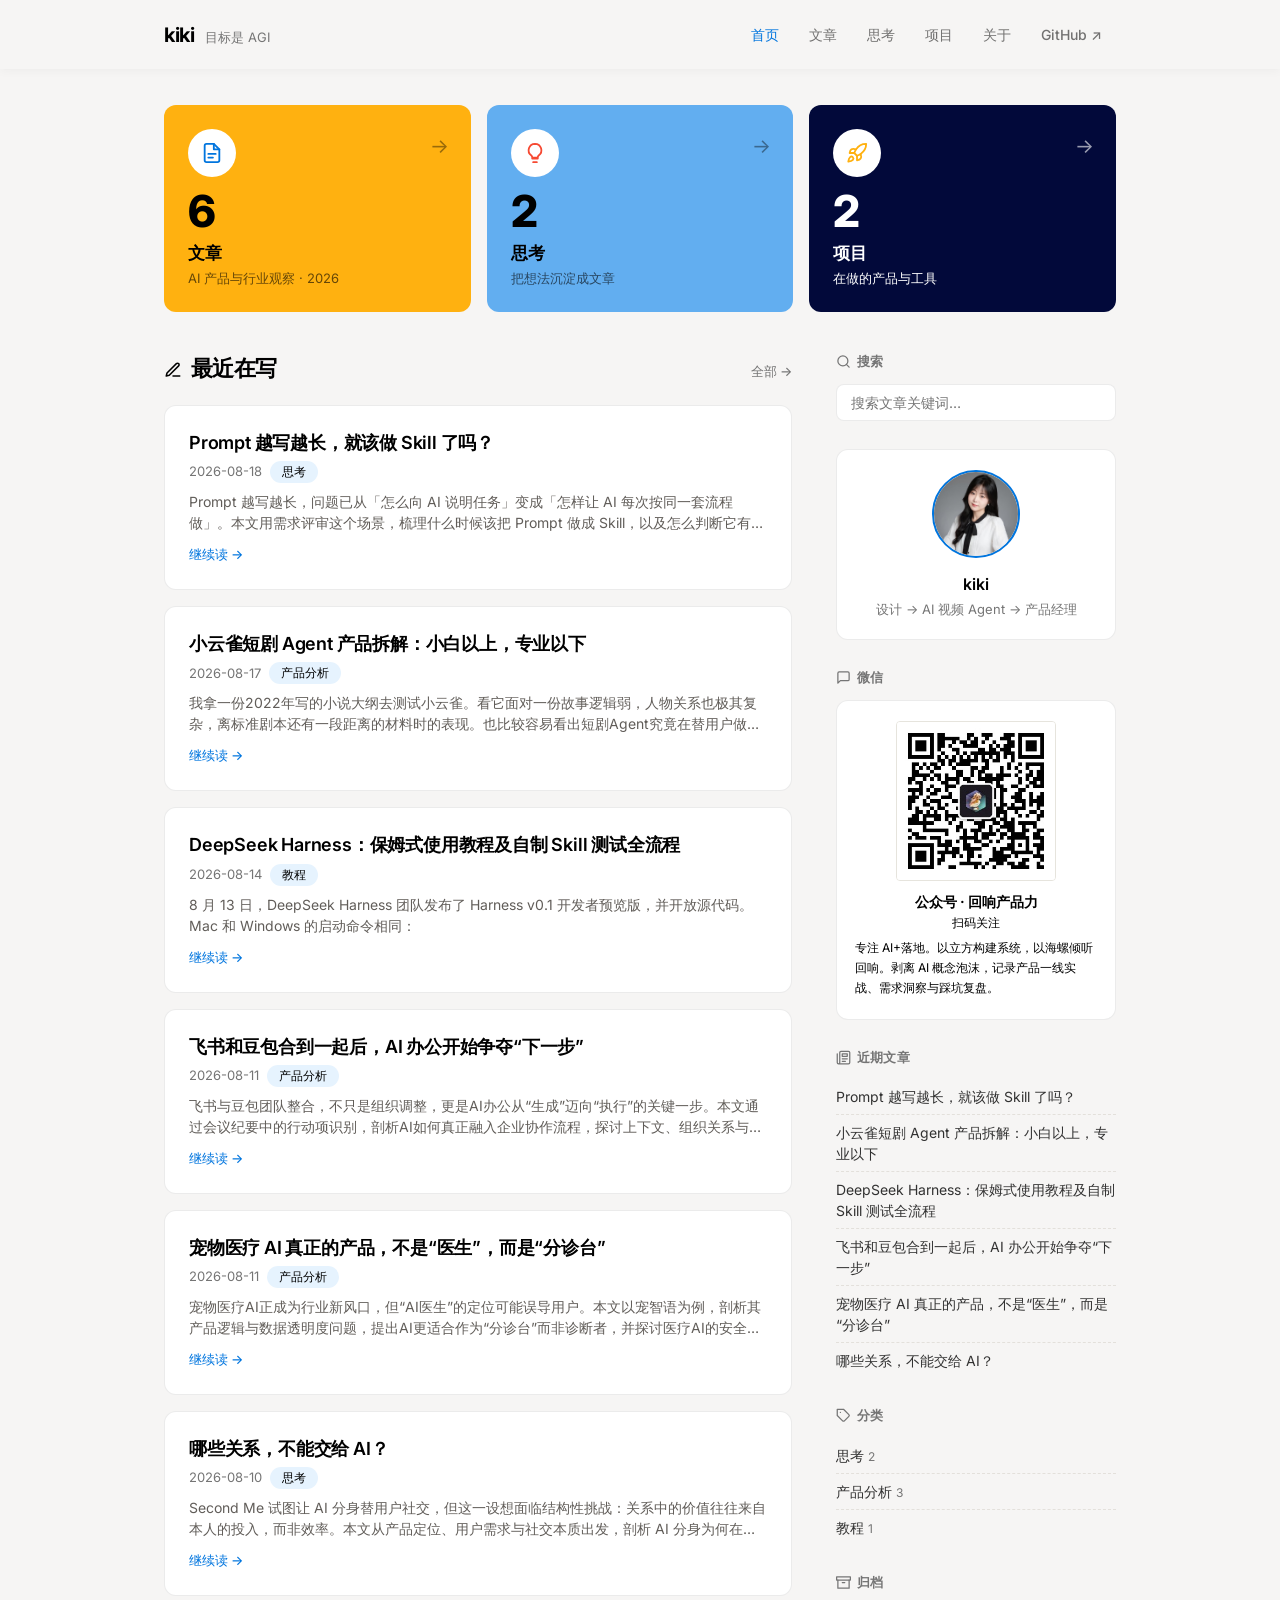
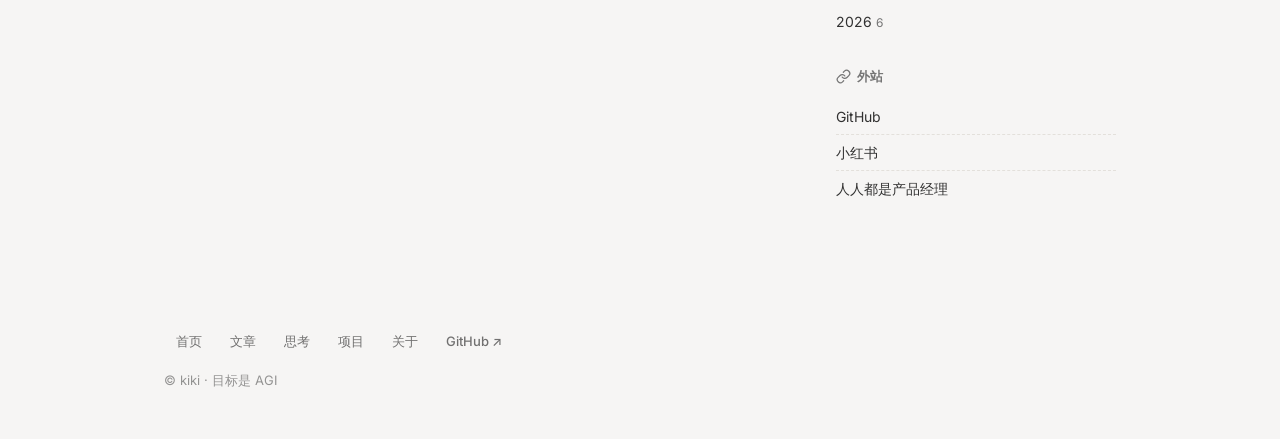
<file: index.html>
<!DOCTYPE html>
<html lang="zh-CN">
<head>
<meta charset="UTF-8">
<meta name="viewport" content="width=device-width, initial-scale=1">
<title>首页 · kiki</title>
<link rel="stylesheet" href="assets/css/style.css">
</head>
<body>
<header class="site-header">
  <div class="wrap">
    <div class="brand">
      <span class="name">kiki</span>
      <span class="tagline">目标是 AGI</span>
    </div>
    <nav class="nav">
      <a href="index.html" class="active">首页</a>
      <a href="blog/index.html" class="">文章</a>
      <a href="thought/index.html" class="">思考</a>
      <a href="project/index.html" class="">项目</a>
      <a href="about/index.html" class="">关于</a>
      <a href="https://github.com/kiki-lgtm-dot" target="_blank" rel="noopener">GitHub ↗</a>
    </nav>
  </div>
</header>
<section class="hero"><div class="wrap"><div class="hero-grid"><a class="stat-card" href="blog/index.html"><span class="arrow">→</span><span class="neu-icon"><svg width="22" height="22" viewBox="0 0 24 24" fill="none" stroke="currentColor" stroke-width="2" stroke-linecap="round" stroke-linejoin="round" style="flex-shrink:0;"><path d="M14 2H6a2 2 0 0 0-2 2v16a2 2 0 0 0 2 2h12a2 2 0 0 0 2-2V8z"/><polyline points="14 2 14 8 20 8"/><line x1="8" y1="13" x2="16" y2="13"/><line x1="8" y1="17" x2="13" y2="17"/></svg></span><div class="num">6</div><div class="title">文章</div><div class="sub">AI 产品与行业观察 · 2026</div></a>
<a class="stat-card" href="thought/index.html"><span class="arrow">→</span><span class="neu-icon"><svg width="22" height="22" viewBox="0 0 24 24" fill="none" stroke="currentColor" stroke-width="2" stroke-linecap="round" stroke-linejoin="round" style="flex-shrink:0;"><path d="M9 18h6"/><path d="M10 22h4"/><path d="M12 2a7 7 0 0 0-4 12.7c.6.5 1 1.3 1 2.3h6c0-1 .4-1.8 1-2.3A7 7 0 0 0 12 2z"/></svg></span><div class="num">2</div><div class="title">思考</div><div class="sub">把想法沉淀成文章</div></a>
<a class="stat-card" href="project/index.html"><span class="arrow">→</span><span class="neu-icon"><svg width="22" height="22" viewBox="0 0 24 24" fill="none" stroke="currentColor" stroke-width="2" stroke-linecap="round" stroke-linejoin="round" style="flex-shrink:0;"><path d="M4.5 16.5c-1.5 1.26-2 5-2 5s3.74-.5 5-2c.71-.84.7-2.13-.09-2.91a2.18 2.18 0 0 0-2.91-.09z"/><path d="M12 15l-3-3a22 22 0 0 1 2-3.95A12.88 12.88 0 0 1 22 2c0 2.72-.78 7.5-6 11a22.35 22.35 0 0 1-4 2z"/><path d="M9 12H4s.55-3.03 2-4c1.62-1.08 5 0 5 0"/><path d="M12 15v5s3.03-.55 4-2c1.08-1.62 0-5 0-5"/></svg></span><div class="num">2</div><div class="title">项目</div><div class="sub">在做的产品与工具</div></a></div></div></section>
<main class="wrap">
    <div class="layout">
      <section>
        <div class="section-meta">
          <h2 class="section-title"><svg width="18" height="18" viewBox="0 0 24 24" fill="none" stroke="currentColor" stroke-width="2" stroke-linecap="round" stroke-linejoin="round" style="flex-shrink:0;"><path d="M12 20h9"/><path d="M16.5 3.5a2.121 2.121 0 0 1 3 3L7 19l-4 1 1-4L16.5 3.5z"/></svg> 最近在写</h2>
          <a class="more" href="blog/index.html">全部 →</a>
        </div>
        <div class="post-item">
      <h2 class="ptitle"><a href="articles/prompt-to-skill.html">Prompt 越写越长，就该做 Skill 了吗？</a></h2>
      <div class="post-meta"><span>2026-08-18</span><span class="cat-tag">思考</span></div>
      <p class="excerpt">Prompt 越写越长，问题已从「怎么向 AI 说明任务」变成「怎样让 AI 每次按同一套流程做」。本文用需求评审这个场景，梳理什么时候该把 Prompt 做成 Skill，以及怎么判断它有没有用。</p>
      <a class="read-more" href="articles/prompt-to-skill.html">继续读 →</a>
    </div>
<div class="post-item">
      <h2 class="ptitle"><a href="articles/xiaoyunque-agent-review.html">小云雀短剧 Agent 产品拆解：小白以上，专业以下</a></h2>
      <div class="post-meta"><span>2026-08-17</span><span class="cat-tag">产品分析</span></div>
      <p class="excerpt">我拿一份2022年写的小说大纲去测试小云雀。看它面对一份故事逻辑弱，人物关系也极其复杂，离标准剧本还有一段距离的材料时的表现。也比较容易看出短剧Agent究竟在替用户做什么。</p>
      <a class="read-more" href="articles/xiaoyunque-agent-review.html">继续读 →</a>
    </div>
<div class="post-item">
      <h2 class="ptitle"><a href="articles/deepseek-harness-tutorial.html">DeepSeek Harness：保姆式使用教程及自制 Skill 测试全流程</a></h2>
      <div class="post-meta"><span>2026-08-14</span><span class="cat-tag">教程</span></div>
      <p class="excerpt">8 月 13 日，DeepSeek Harness 团队发布了 Harness v0.1 开发者预览版，并开放源代码。Mac 和 Windows 的启动命令相同：</p>
      <a class="read-more" href="articles/deepseek-harness-tutorial.html">继续读 →</a>
    </div>
<div class="post-item">
      <h2 class="ptitle"><a href="articles/feishu-doubao-ai-office.html">飞书和豆包合到一起后，AI 办公开始争夺“下一步”</a></h2>
      <div class="post-meta"><span>2026-08-11</span><span class="cat-tag">产品分析</span></div>
      <p class="excerpt">飞书与豆包团队整合，不只是组织调整，更是AI办公从“生成”迈向“执行”的关键一步。本文通过会议纪要中的行动项识别，剖析AI如何真正融入企业协作流程，探讨上下文、组织关系与执行闭环的价值，以及产品设计中“自动与人工”的边界。</p>
      <a class="read-more" href="articles/feishu-doubao-ai-office.html">继续读 →</a>
    </div>
<div class="post-item">
      <h2 class="ptitle"><a href="articles/pet-medical-ai-triage.html">宠物医疗 AI 真正的产品，不是“医生”，而是“分诊台”</a></h2>
      <div class="post-meta"><span>2026-08-11</span><span class="cat-tag">产品分析</span></div>
      <p class="excerpt">宠物医疗AI正成为行业新风口，但“AI医生”的定位可能误导用户。本文以宠智语为例，剖析其产品逻辑与数据透明度问题，提出AI更适合作为“分诊台”而非诊断者，并探讨医疗AI的安全指标与责任边界。</p>
      <a class="read-more" href="articles/pet-medical-ai-triage.html">继续读 →</a>
    </div>
<div class="post-item">
      <h2 class="ptitle"><a href="articles/which-relationships-not-ai.html">哪些关系，不能交给 AI？</a></h2>
      <div class="post-meta"><span>2026-08-10</span><span class="cat-tag">思考</span></div>
      <p class="excerpt">Second Me 试图让 AI 分身替用户社交，但这一设想面临结构性挑战：关系中的价值往往来自本人的投入，而非效率。本文从产品定位、用户需求与社交本质出发，剖析 AI 分身为何在亲密关系中难以成立，并探讨其转向创作者与专业服务的可能性。</p>
      <a class="read-more" href="articles/which-relationships-not-ai.html">继续读 →</a>
    </div>
      </section>
      <aside class="sidebar">
    <div class="sblock">
      <h3><svg width="15" height="15" viewBox="0 0 24 24" fill="none" stroke="currentColor" stroke-width="2" stroke-linecap="round" stroke-linejoin="round" style="flex-shrink:0;"><circle cx="11" cy="11" r="8"/><line x1="21" y1="21" x2="16.65" y2="16.65"/></svg> 搜索</h3>
      <div class="search-box"><input type="text" placeholder="搜索文章关键词…" aria-label="搜索"></div>
    </div>
    <div class="sblock profile">
      <div class="box">
        <div class="avatar"><img src="assets/images/avatar.jpg" alt="头像"></div>
        <div class="pname">kiki</div>
        <div class="pdesc">设计 → AI 视频 Agent → 产品经理</div>
      </div>
    </div>
    <div class="sblock">
      <h3><svg width="15" height="15" viewBox="0 0 24 24" fill="none" stroke="currentColor" stroke-width="2" stroke-linecap="round" stroke-linejoin="round" style="flex-shrink:0;"><path d="M21 15a2 2 0 0 1-2 2H7l-4 4V5a2 2 0 0 1 2-2h14a2 2 0 0 1 2 2z"/></svg> 微信</h3>
      <div class="box">
        <div style="width:160px;height:160px;border:1px solid #e6e4dd;border-radius:4px;overflow:hidden;margin:0 auto 10px;"><img src="assets/images/wechat-qr.jpg" alt="公众号二维码" style="width:100%;height:100%;object-fit:cover;"></div>
        <p style="font-size:14px;font-weight:700;margin:0;">公众号 · 回响产品力</p>
        <p style="font-size:12px;color:var(--muted);margin:2px 0 0;">扫码关注</p>
        <p style="font-size:12px;color:var(--faint);margin:6px 0 0;line-height:1.7;text-align:left;">专注 AI+落地。以立方构建系统，以海螺倾听回响。剥离 AI 概念泡沫，记录产品一线实战、需求洞察与踩坑复盘。</p>
      </div>
    </div>
    <div class="sblock">
      <h3><svg width="15" height="15" viewBox="0 0 24 24" fill="none" stroke="currentColor" stroke-width="2" stroke-linecap="round" stroke-linejoin="round" style="flex-shrink:0;"><path d="M4 22h16a2 2 0 0 0 2-2V4a2 2 0 0 0-2-2H8a2 2 0 0 0-2 2v16a2 2 0 0 1-4 0V6"/><path d="M18 14h-8"/><path d="M15 18h-5"/><path d="M10 6h8v4h-8z"/></svg> 近期文章</h3>
      <ul><li><a href="articles/prompt-to-skill.html">Prompt 越写越长，就该做 Skill 了吗？</a></li>
<li><a href="articles/xiaoyunque-agent-review.html">小云雀短剧 Agent 产品拆解：小白以上，专业以下</a></li>
<li><a href="articles/deepseek-harness-tutorial.html">DeepSeek Harness：保姆式使用教程及自制 Skill 测试全流程</a></li>
<li><a href="articles/feishu-doubao-ai-office.html">飞书和豆包合到一起后，AI 办公开始争夺“下一步”</a></li>
<li><a href="articles/pet-medical-ai-triage.html">宠物医疗 AI 真正的产品，不是“医生”，而是“分诊台”</a></li>
<li><a href="articles/which-relationships-not-ai.html">哪些关系，不能交给 AI？</a></li></ul>
    </div>
    <div class="sblock">
      <h3><svg width="15" height="15" viewBox="0 0 24 24" fill="none" stroke="currentColor" stroke-width="2" stroke-linecap="round" stroke-linejoin="round" style="flex-shrink:0;"><path d="M20.59 13.41l-7.17 7.17a2 2 0 0 1-2.83 0L2 12V2h10l8.59 8.59a2 2 0 0 1 0 2.82z"/><line x1="7" y1="7" x2="7.01" y2="7"/></svg> 分类</h3>
      <ul><li><a href="blog/index.html#思考">思考<span class="count">2</span></a></li>
<li><a href="blog/index.html#产品分析">产品分析<span class="count">3</span></a></li>
<li><a href="blog/index.html#教程">教程<span class="count">1</span></a></li></ul>
    </div>
    <div class="sblock">
      <h3><svg width="15" height="15" viewBox="0 0 24 24" fill="none" stroke="currentColor" stroke-width="2" stroke-linecap="round" stroke-linejoin="round" style="flex-shrink:0;"><polyline points="21 8 21 21 3 21 3 8"/><rect x="1" y="3" width="22" height="5"/><line x1="10" y1="12" x2="14" y2="12"/></svg> 归档</h3>
      <ul><li><a href="blog/index.html#y2026">2026<span class="count">6</span></a></li></ul>
    </div>
    <div class="sblock">
      <h3><svg width="15" height="15" viewBox="0 0 24 24" fill="none" stroke="currentColor" stroke-width="2" stroke-linecap="round" stroke-linejoin="round" style="flex-shrink:0;"><path d="M10 13a5 5 0 0 0 7.54.54l3-3a5 5 0 0 0-7.07-7.07l-1.72 1.71"/><path d="M14 11a5 5 0 0 0-7.54-.54l-3 3a5 5 0 0 0 7.07 7.07l1.71-1.71"/></svg> 外站</h3>
      <ul>
        <li><a href="https://github.com/kiki-lgtm-dot" target="_blank" rel="noopener">GitHub</a></li>
        <li><a href="https://www.xiaohongshu.com/user/profile/5f5466b6000000000100b069" target="_blank" rel="noopener">小红书</a></li>
        <li><a href="https://www.woshipm.com/u/1684835" target="_blank" rel="noopener">人人都是产品经理</a></li>
      </ul>
    </div>
  </aside>
    </div>
  </main>
<footer class="site-footer">
  <div class="wrap">
    <nav class="footer-links"><a href="index.html" class="">首页</a>
      <a href="blog/index.html" class="">文章</a>
      <a href="thought/index.html" class="">思考</a>
      <a href="project/index.html" class="">项目</a>
      <a href="about/index.html" class="">关于</a>
      <a href="https://github.com/kiki-lgtm-dot" target="_blank" rel="noopener">GitHub ↗</a></nav>
    <div class="copyright">© kiki · 目标是 AGI</div>
  </div>
</footer>
</body>
</html>
</file>
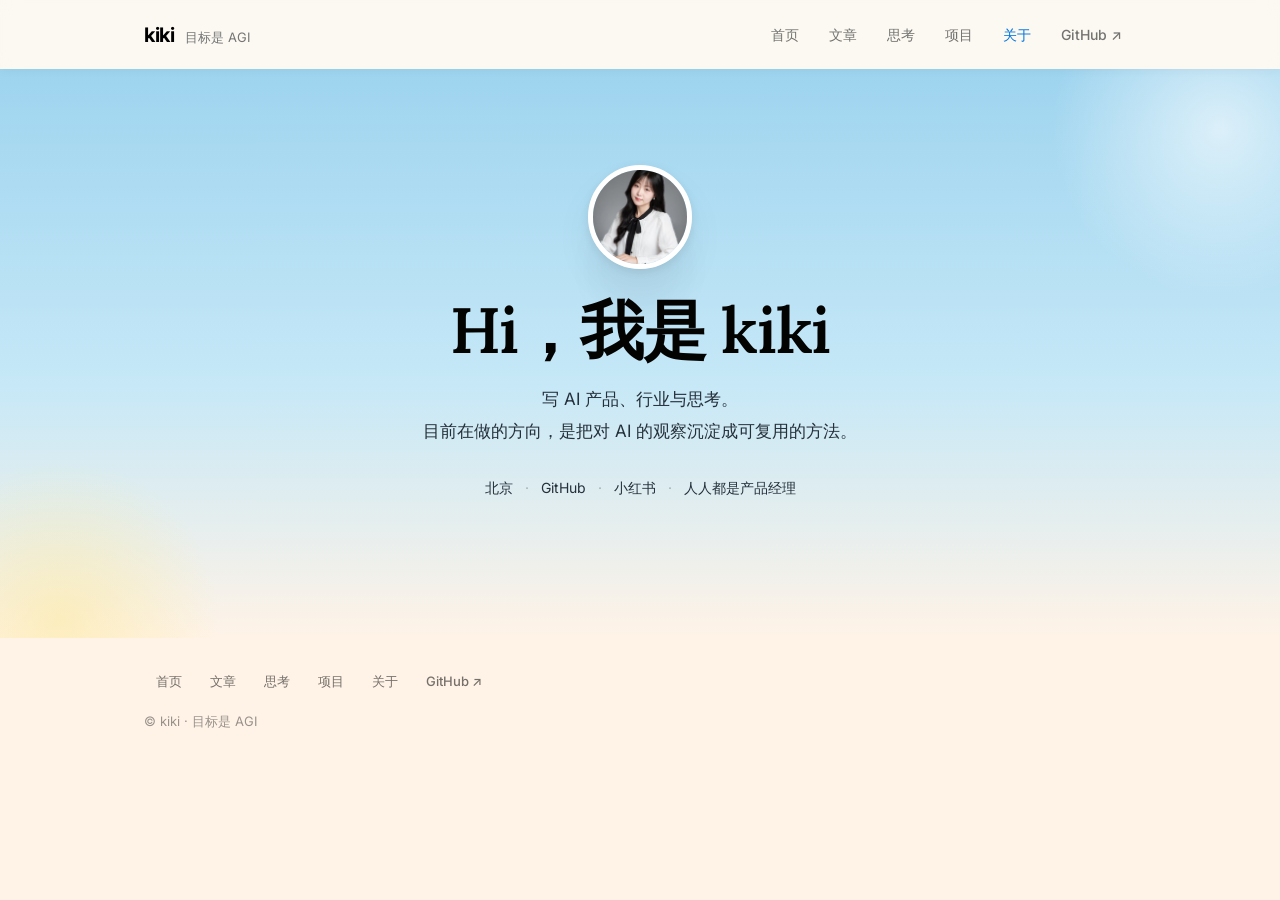
<file: about/index.html>
<!DOCTYPE html>
<html lang="zh-CN">
<head>
<meta charset="UTF-8">
<meta name="viewport" content="width=device-width, initial-scale=1">
<title>关于 · kiki</title>
<link rel="stylesheet" href="../assets/css/style.css">
</head>
<body class="about-page">
<header class="site-header">
  <div class="wrap">
    <div class="brand">
      <span class="name">kiki</span>
      <span class="tagline">目标是 AGI</span>
    </div>
    <nav class="nav">
      <a href="../index.html" class="">首页</a>
      <a href="../blog/index.html" class="">文章</a>
      <a href="../thought/index.html" class="">思考</a>
      <a href="../project/index.html" class="">项目</a>
      <a href="../about/index.html" class="active">关于</a>
      <a href="https://github.com/kiki-lgtm-dot" target="_blank" rel="noopener">GitHub ↗</a>
    </nav>
  </div>
</header>
<main class="about-page">
  <section class="about-top">
    <div class="wrap about-top-inner">
      <div class="about-avatar"><img src="../assets/images/avatar.jpg" alt="kiki"></div>
      <h1 class="about-title">Hi，我是 kiki</h1>
      <p class="about-lead">写 AI 产品、行业与思考。<br>目前在做的方向，是把对 AI 的观察沉淀成可复用的方法。</p>
      <div class="about-meta">
        <span>北京</span><span class="sep">·</span><a href="https://github.com/kiki-lgtm-dot" target="_blank" rel="noopener">GitHub</a><span class="sep">·</span><a href="https://www.xiaohongshu.com/user/profile/5f5466b6000000000100b069" target="_blank" rel="noopener">小红书</a><span class="sep">·</span><a href="https://www.woshipm.com/u/1684835" target="_blank" rel="noopener">人人都是产品经理</a>
      </div>
    </div>
  </section>
</main>
<footer class="site-footer">
  <div class="wrap">
    <nav class="footer-links"><a href="../index.html" class="">首页</a>
      <a href="../blog/index.html" class="">文章</a>
      <a href="../thought/index.html" class="">思考</a>
      <a href="../project/index.html" class="">项目</a>
      <a href="../about/index.html" class="">关于</a>
      <a href="https://github.com/kiki-lgtm-dot" target="_blank" rel="noopener">GitHub ↗</a></nav>
    <div class="copyright">© kiki · 目标是 AGI</div>
  </div>
</footer>
</body>
</html>
</file>
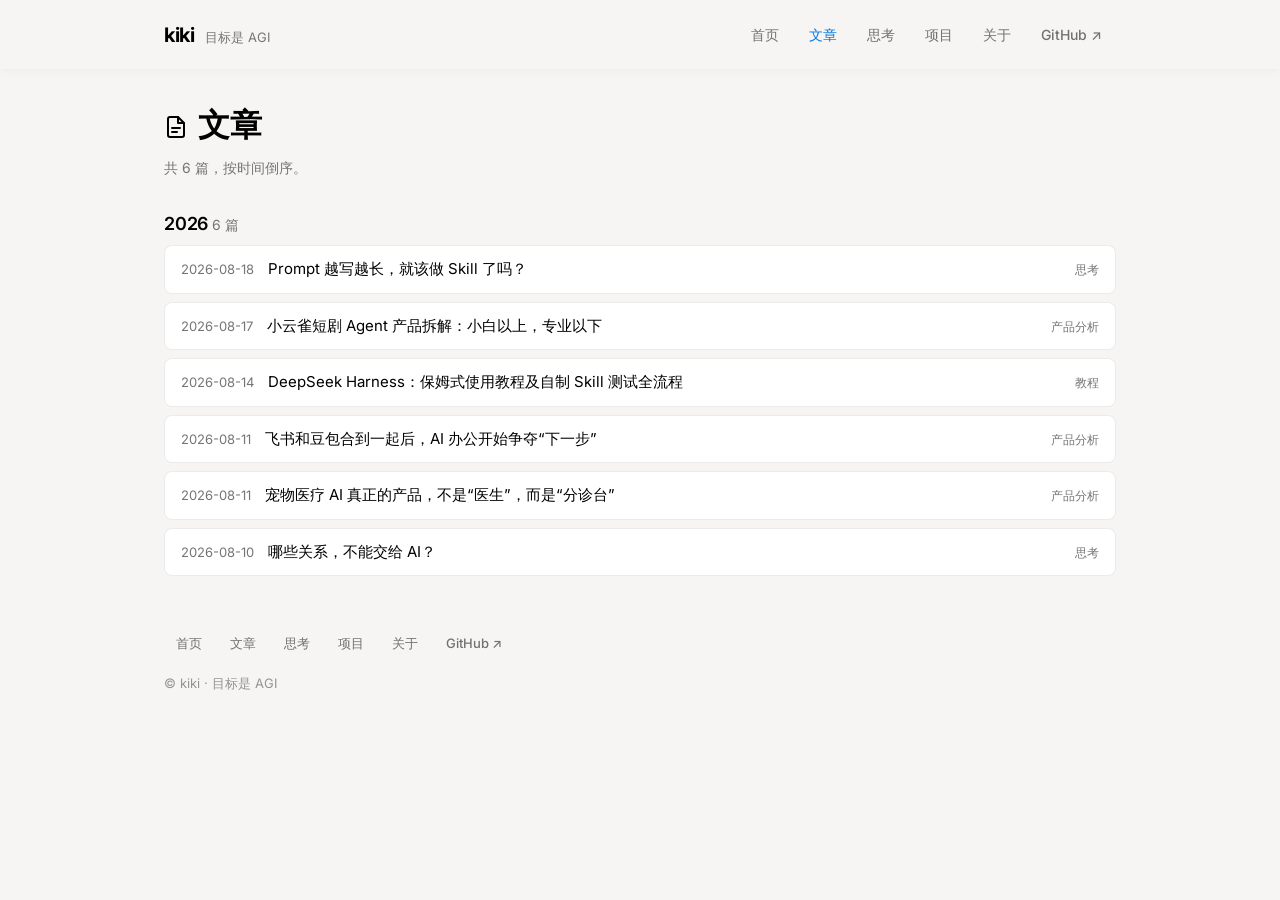
<file: blog/index.html>
<!DOCTYPE html>
<html lang="zh-CN">
<head>
<meta charset="UTF-8">
<meta name="viewport" content="width=device-width, initial-scale=1">
<title>文章 · kiki</title>
<link rel="stylesheet" href="../assets/css/style.css">
</head>
<body>
<header class="site-header">
  <div class="wrap">
    <div class="brand">
      <span class="name">kiki</span>
      <span class="tagline">目标是 AGI</span>
    </div>
    <nav class="nav">
      <a href="../index.html" class="">首页</a>
      <a href="../blog/index.html" class="active">文章</a>
      <a href="../thought/index.html" class="">思考</a>
      <a href="../project/index.html" class="">项目</a>
      <a href="../about/index.html" class="">关于</a>
      <a href="https://github.com/kiki-lgtm-dot" target="_blank" rel="noopener">GitHub ↗</a>
    </nav>
  </div>
</header>
<main class="wrap">
    <div class="page-head">
      <h1><svg width="24" height="24" viewBox="0 0 24 24" fill="none" stroke="currentColor" stroke-width="2" stroke-linecap="round" stroke-linejoin="round" style="flex-shrink:0;"><path d="M14 2H6a2 2 0 0 0-2 2v16a2 2 0 0 0 2 2h12a2 2 0 0 0 2-2V8z"/><polyline points="14 2 14 8 20 8"/><line x1="8" y1="13" x2="16" y2="13"/><line x1="8" y1="17" x2="13" y2="17"/></svg> 文章</h1>
      <p>共 6 篇，按时间倒序。</p>
    </div>
    <div class="year-group" id="y2026"><h2>2026 <span class="cnt">6 篇</span></h2><ul><li><span class="date">2026-08-18</span><a href="../articles/prompt-to-skill.html">Prompt 越写越长，就该做 Skill 了吗？</a><span class="cat">思考</span></li>
<li><span class="date">2026-08-17</span><a href="../articles/xiaoyunque-agent-review.html">小云雀短剧 Agent 产品拆解：小白以上，专业以下</a><span class="cat">产品分析</span></li>
<li><span class="date">2026-08-14</span><a href="../articles/deepseek-harness-tutorial.html">DeepSeek Harness：保姆式使用教程及自制 Skill 测试全流程</a><span class="cat">教程</span></li>
<li><span class="date">2026-08-11</span><a href="../articles/feishu-doubao-ai-office.html">飞书和豆包合到一起后，AI 办公开始争夺“下一步”</a><span class="cat">产品分析</span></li>
<li><span class="date">2026-08-11</span><a href="../articles/pet-medical-ai-triage.html">宠物医疗 AI 真正的产品，不是“医生”，而是“分诊台”</a><span class="cat">产品分析</span></li>
<li><span class="date">2026-08-10</span><a href="../articles/which-relationships-not-ai.html">哪些关系，不能交给 AI？</a><span class="cat">思考</span></li></ul></div>
  </main>
<footer class="site-footer">
  <div class="wrap">
    <nav class="footer-links"><a href="../index.html" class="">首页</a>
      <a href="../blog/index.html" class="">文章</a>
      <a href="../thought/index.html" class="">思考</a>
      <a href="../project/index.html" class="">项目</a>
      <a href="../about/index.html" class="">关于</a>
      <a href="https://github.com/kiki-lgtm-dot" target="_blank" rel="noopener">GitHub ↗</a></nav>
    <div class="copyright">© kiki · 目标是 AGI</div>
  </div>
</footer>
</body>
</html>
</file>
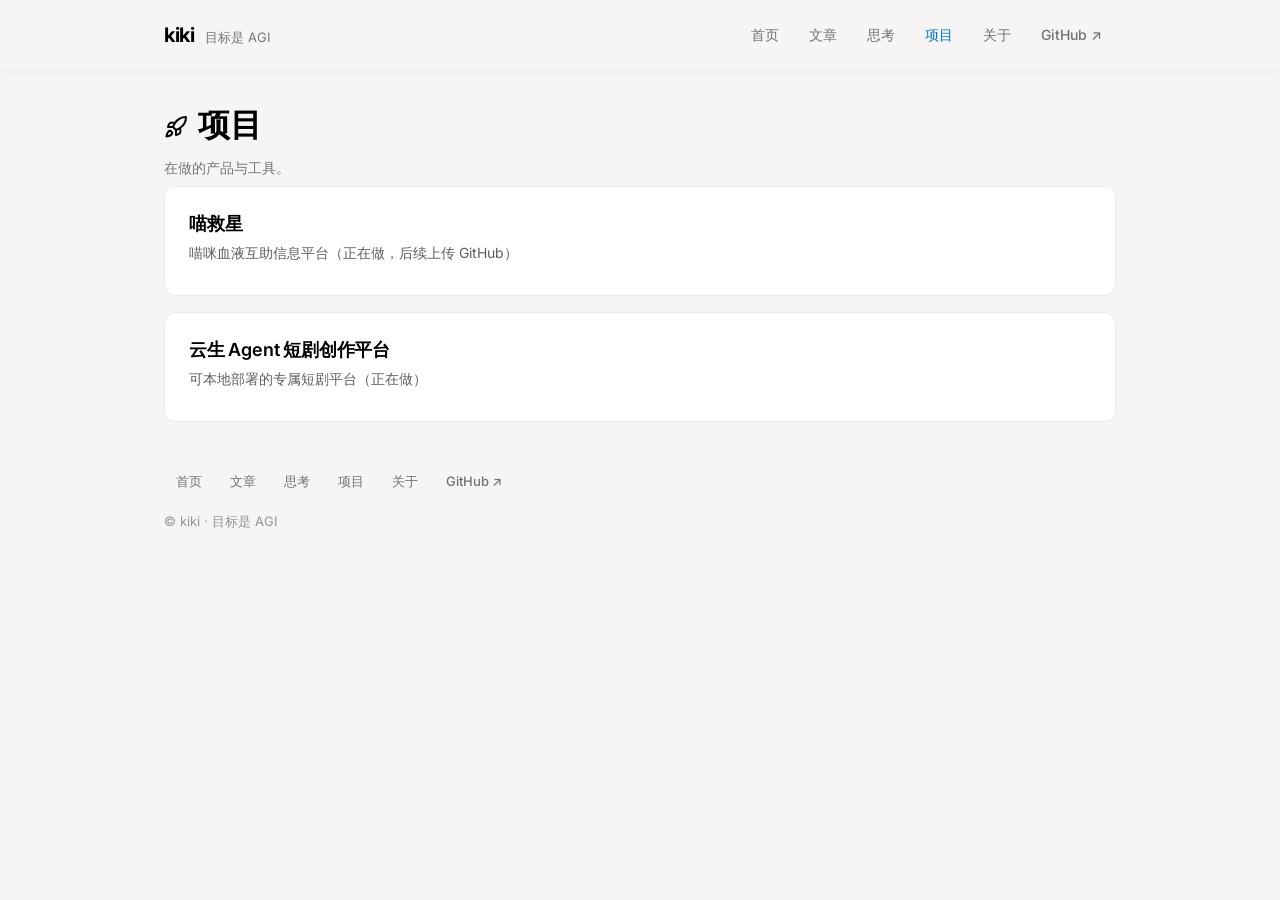
<file: project/index.html>
<!DOCTYPE html>
<html lang="zh-CN">
<head>
<meta charset="UTF-8">
<meta name="viewport" content="width=device-width, initial-scale=1">
<title>项目 · kiki</title>
<link rel="stylesheet" href="../assets/css/style.css">
</head>
<body>
<header class="site-header">
  <div class="wrap">
    <div class="brand">
      <span class="name">kiki</span>
      <span class="tagline">目标是 AGI</span>
    </div>
    <nav class="nav">
      <a href="../index.html" class="">首页</a>
      <a href="../blog/index.html" class="">文章</a>
      <a href="../thought/index.html" class="">思考</a>
      <a href="../project/index.html" class="active">项目</a>
      <a href="../about/index.html" class="">关于</a>
      <a href="https://github.com/kiki-lgtm-dot" target="_blank" rel="noopener">GitHub ↗</a>
    </nav>
  </div>
</header>
<main class="wrap">
    <div class="page-head">
      <h1><svg width="24" height="24" viewBox="0 0 24 24" fill="none" stroke="currentColor" stroke-width="2" stroke-linecap="round" stroke-linejoin="round" style="flex-shrink:0;"><path d="M4.5 16.5c-1.5 1.26-2 5-2 5s3.74-.5 5-2c.71-.84.7-2.13-.09-2.91a2.18 2.18 0 0 0-2.91-.09z"/><path d="M12 15l-3-3a22 22 0 0 1 2-3.95A12.88 12.88 0 0 1 22 2c0 2.72-.78 7.5-6 11a22.35 22.35 0 0 1-4 2z"/><path d="M9 12H4s.55-3.03 2-4c1.62-1.08 5 0 5 0"/><path d="M12 15v5s3.03-.55 4-2c1.08-1.62 0-5 0-5"/></svg> 项目</h1>
      <p>在做的产品与工具。</p>
    </div>
    <div class="post-item"><span><h2 class="ptitle">喵救星</h2></a><p class="excerpt">喵咪血液互助信息平台（正在做，后续上传 GitHub）</p></div>
<div class="post-item"><span><h2 class="ptitle">云生 Agent 短剧创作平台</h2></a><p class="excerpt">可本地部署的专属短剧平台（正在做）</p></div>
  </main>
<footer class="site-footer">
  <div class="wrap">
    <nav class="footer-links"><a href="../index.html" class="">首页</a>
      <a href="../blog/index.html" class="">文章</a>
      <a href="../thought/index.html" class="">思考</a>
      <a href="../project/index.html" class="">项目</a>
      <a href="../about/index.html" class="">关于</a>
      <a href="https://github.com/kiki-lgtm-dot" target="_blank" rel="noopener">GitHub ↗</a></nav>
    <div class="copyright">© kiki · 目标是 AGI</div>
  </div>
</footer>
</body>
</html>
</file>
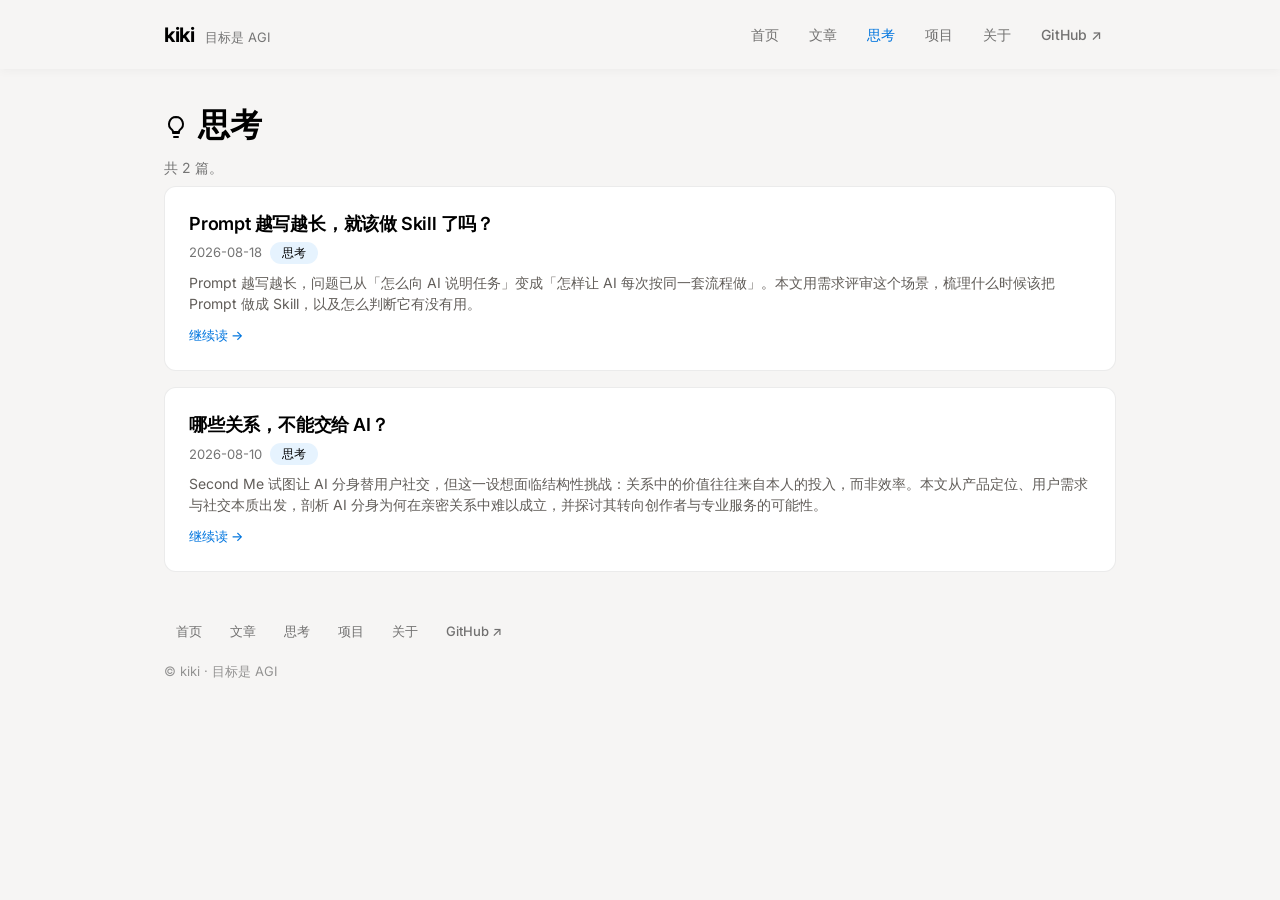
<file: thought/index.html>
<!DOCTYPE html>
<html lang="zh-CN">
<head>
<meta charset="UTF-8">
<meta name="viewport" content="width=device-width, initial-scale=1">
<title>思考 · kiki</title>
<link rel="stylesheet" href="../assets/css/style.css">
</head>
<body>
<header class="site-header">
  <div class="wrap">
    <div class="brand">
      <span class="name">kiki</span>
      <span class="tagline">目标是 AGI</span>
    </div>
    <nav class="nav">
      <a href="../index.html" class="">首页</a>
      <a href="../blog/index.html" class="">文章</a>
      <a href="../thought/index.html" class="active">思考</a>
      <a href="../project/index.html" class="">项目</a>
      <a href="../about/index.html" class="">关于</a>
      <a href="https://github.com/kiki-lgtm-dot" target="_blank" rel="noopener">GitHub ↗</a>
    </nav>
  </div>
</header>
<main class="wrap">
    <div class="page-head">
      <h1><svg width="24" height="24" viewBox="0 0 24 24" fill="none" stroke="currentColor" stroke-width="2" stroke-linecap="round" stroke-linejoin="round" style="flex-shrink:0;"><path d="M9 18h6"/><path d="M10 22h4"/><path d="M12 2a7 7 0 0 0-4 12.7c.6.5 1 1.3 1 2.3h6c0-1 .4-1.8 1-2.3A7 7 0 0 0 12 2z"/></svg> 思考</h1>
      <p>共 2 篇。</p>
    </div>
    <div class="post-item">
      <h2 class="ptitle"><a href="../articles/prompt-to-skill.html">Prompt 越写越长，就该做 Skill 了吗？</a></h2>
      <div class="post-meta"><span>2026-08-18</span><span class="cat-tag">思考</span></div>
      <p class="excerpt">Prompt 越写越长，问题已从「怎么向 AI 说明任务」变成「怎样让 AI 每次按同一套流程做」。本文用需求评审这个场景，梳理什么时候该把 Prompt 做成 Skill，以及怎么判断它有没有用。</p>
      <a class="read-more" href="../articles/prompt-to-skill.html">继续读 →</a>
    </div>
<div class="post-item">
      <h2 class="ptitle"><a href="../articles/which-relationships-not-ai.html">哪些关系，不能交给 AI？</a></h2>
      <div class="post-meta"><span>2026-08-10</span><span class="cat-tag">思考</span></div>
      <p class="excerpt">Second Me 试图让 AI 分身替用户社交，但这一设想面临结构性挑战：关系中的价值往往来自本人的投入，而非效率。本文从产品定位、用户需求与社交本质出发，剖析 AI 分身为何在亲密关系中难以成立，并探讨其转向创作者与专业服务的可能性。</p>
      <a class="read-more" href="../articles/which-relationships-not-ai.html">继续读 →</a>
    </div>
  </main>
<footer class="site-footer">
  <div class="wrap">
    <nav class="footer-links"><a href="../index.html" class="">首页</a>
      <a href="../blog/index.html" class="">文章</a>
      <a href="../thought/index.html" class="">思考</a>
      <a href="../project/index.html" class="">项目</a>
      <a href="../about/index.html" class="">关于</a>
      <a href="https://github.com/kiki-lgtm-dot" target="_blank" rel="noopener">GitHub ↗</a></nav>
    <div class="copyright">© kiki · 目标是 AGI</div>
  </div>
</footer>
</body>
</html>
</file>
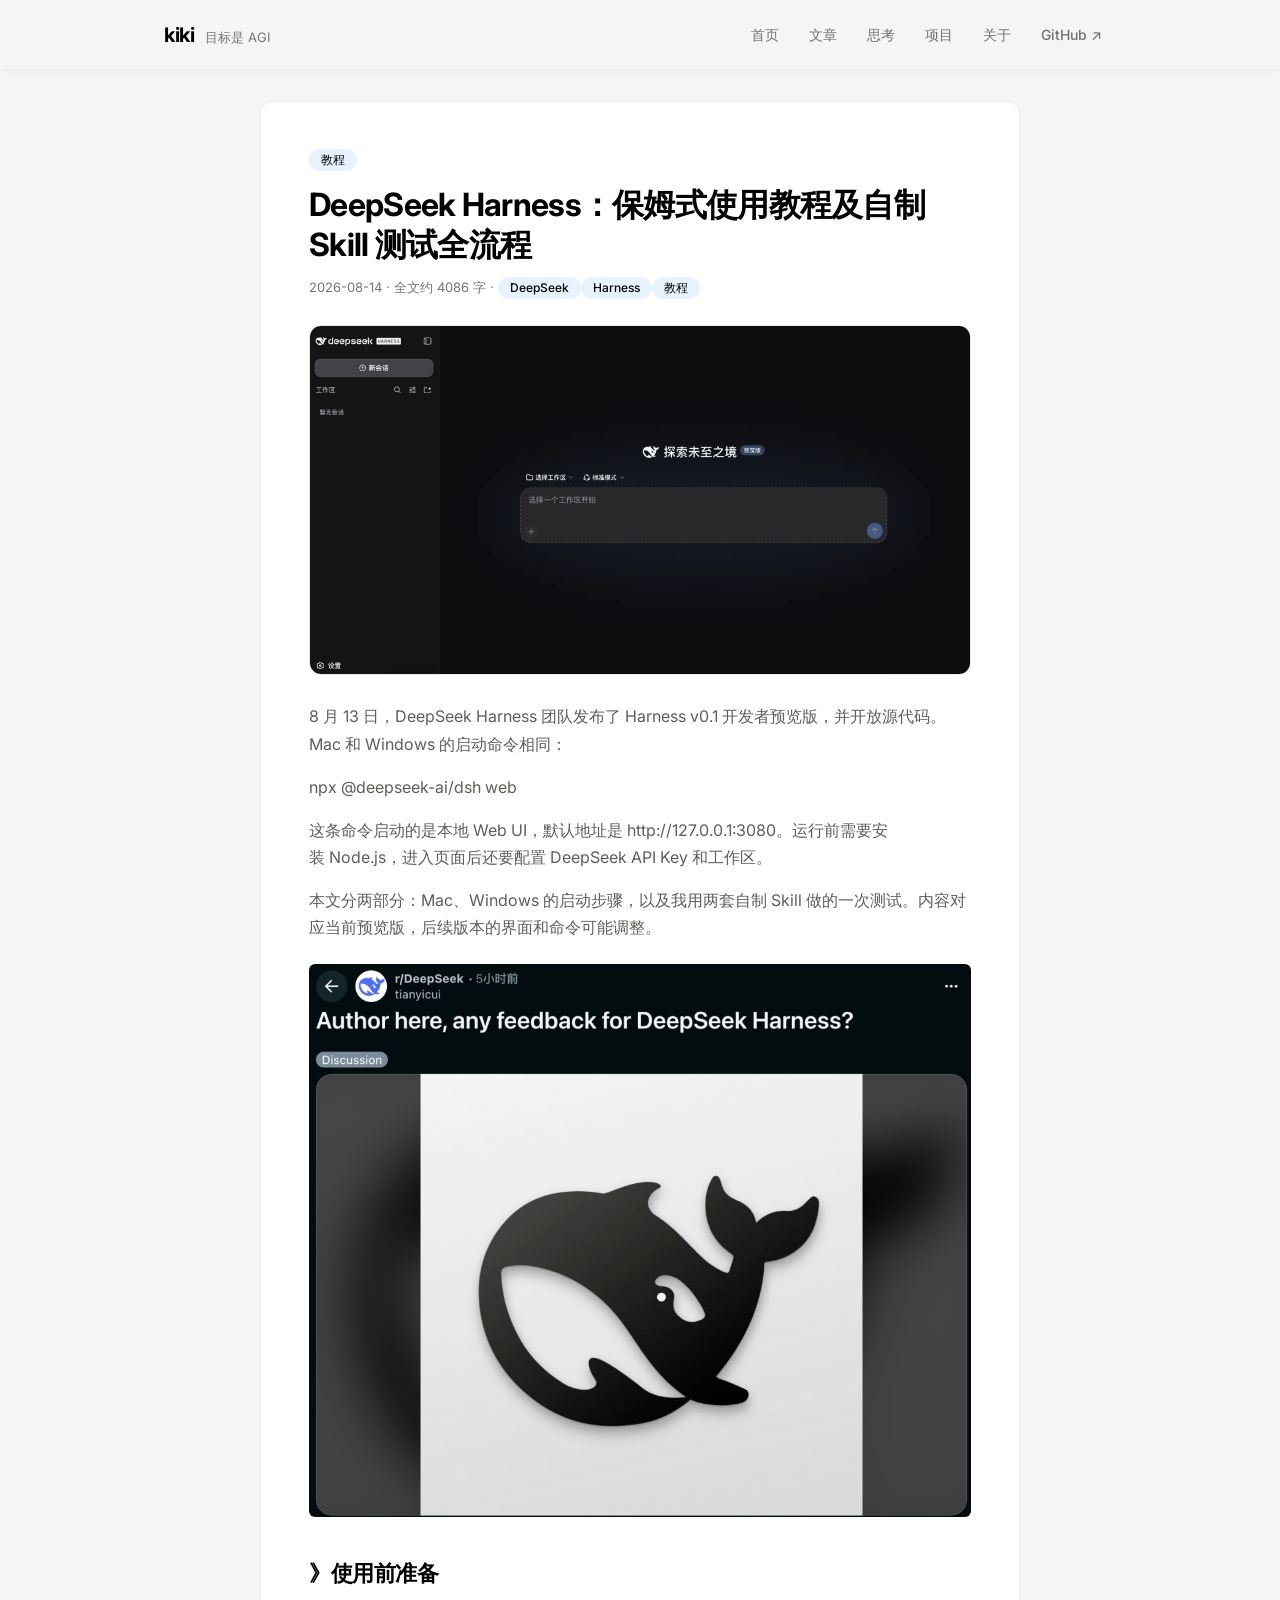
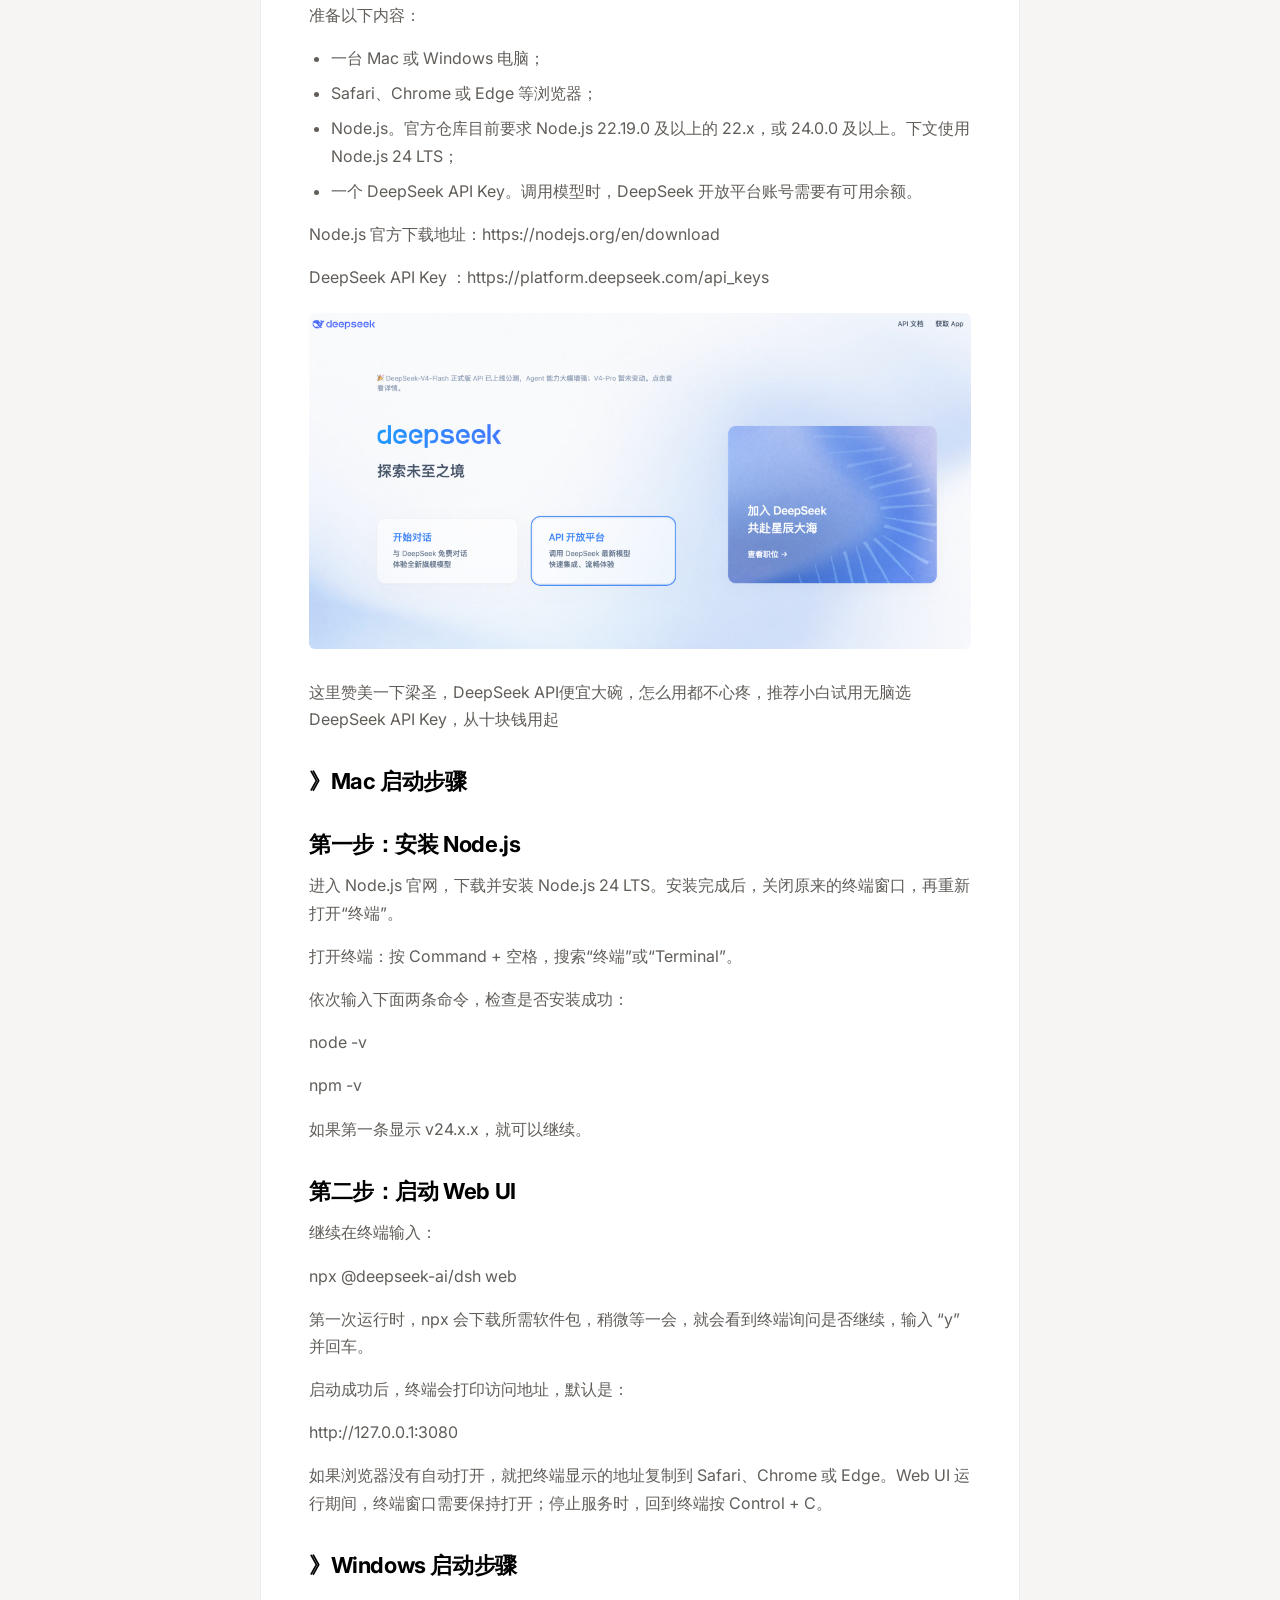
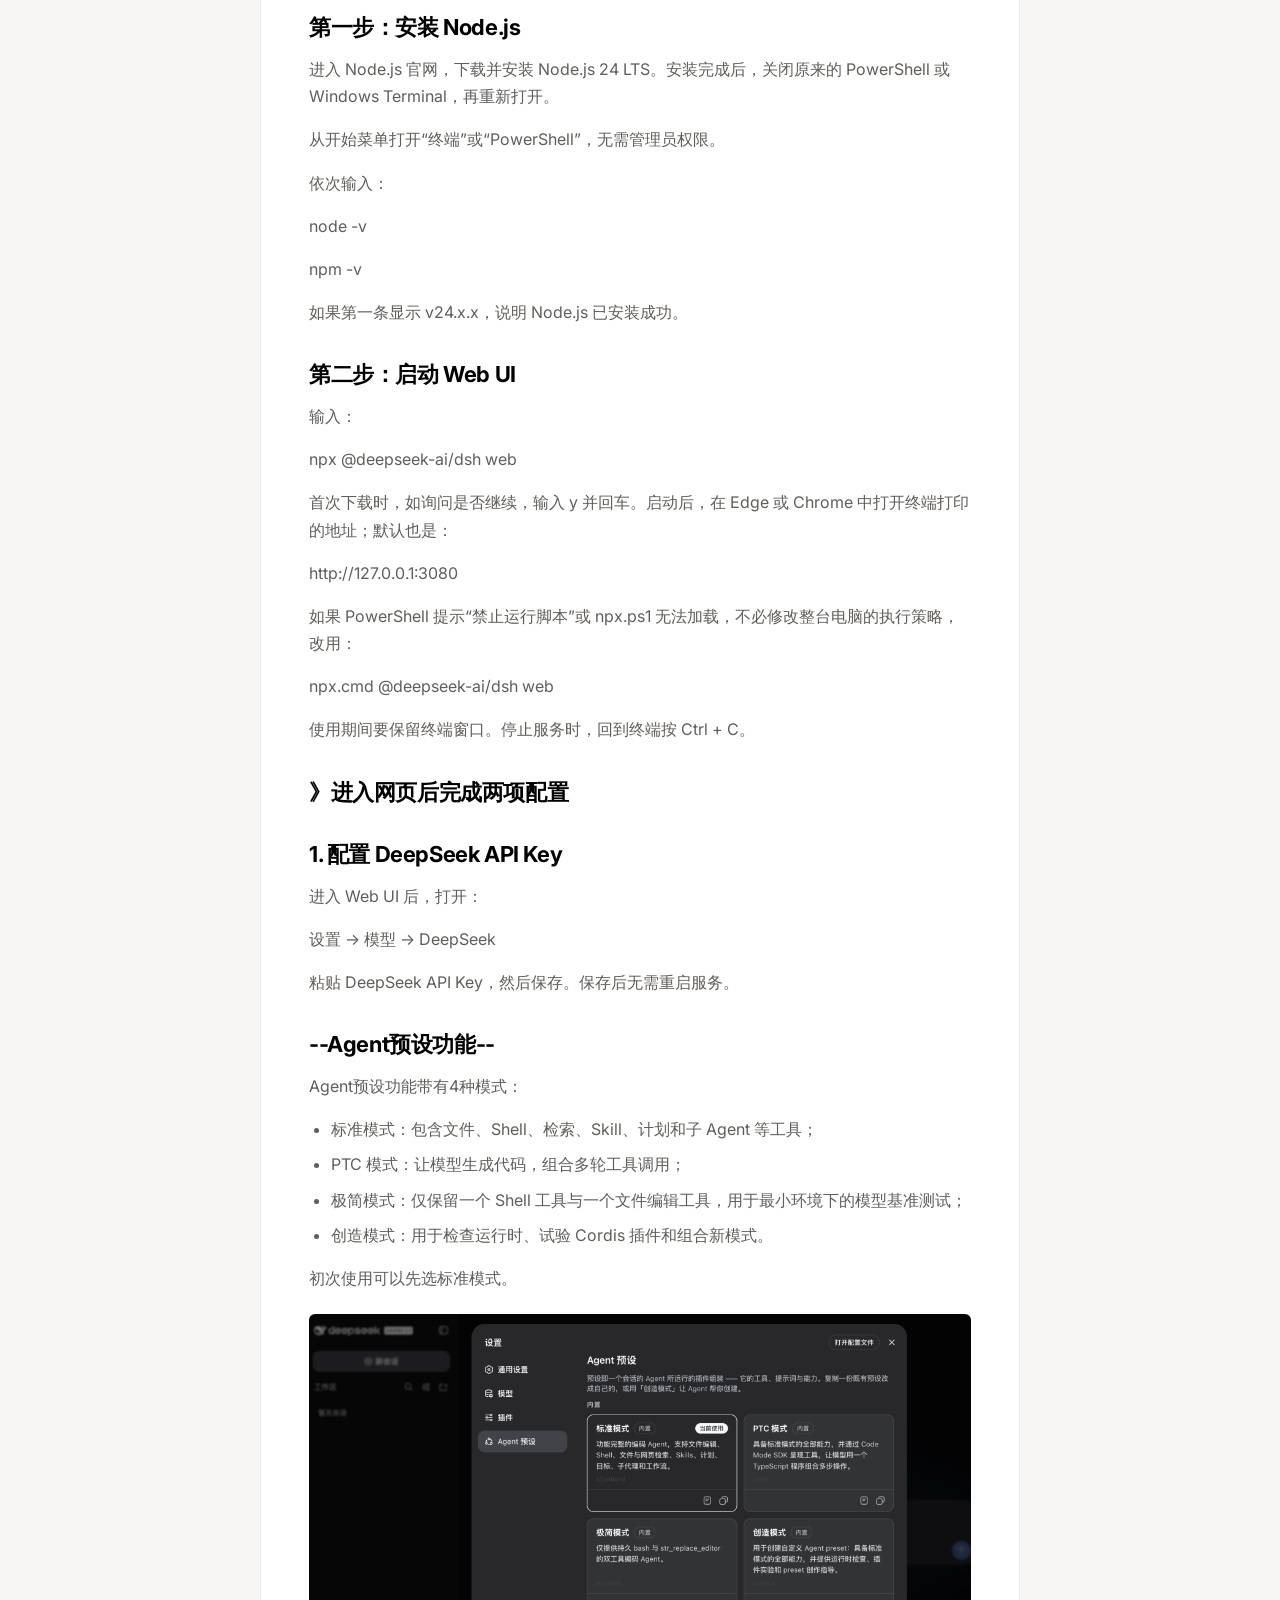
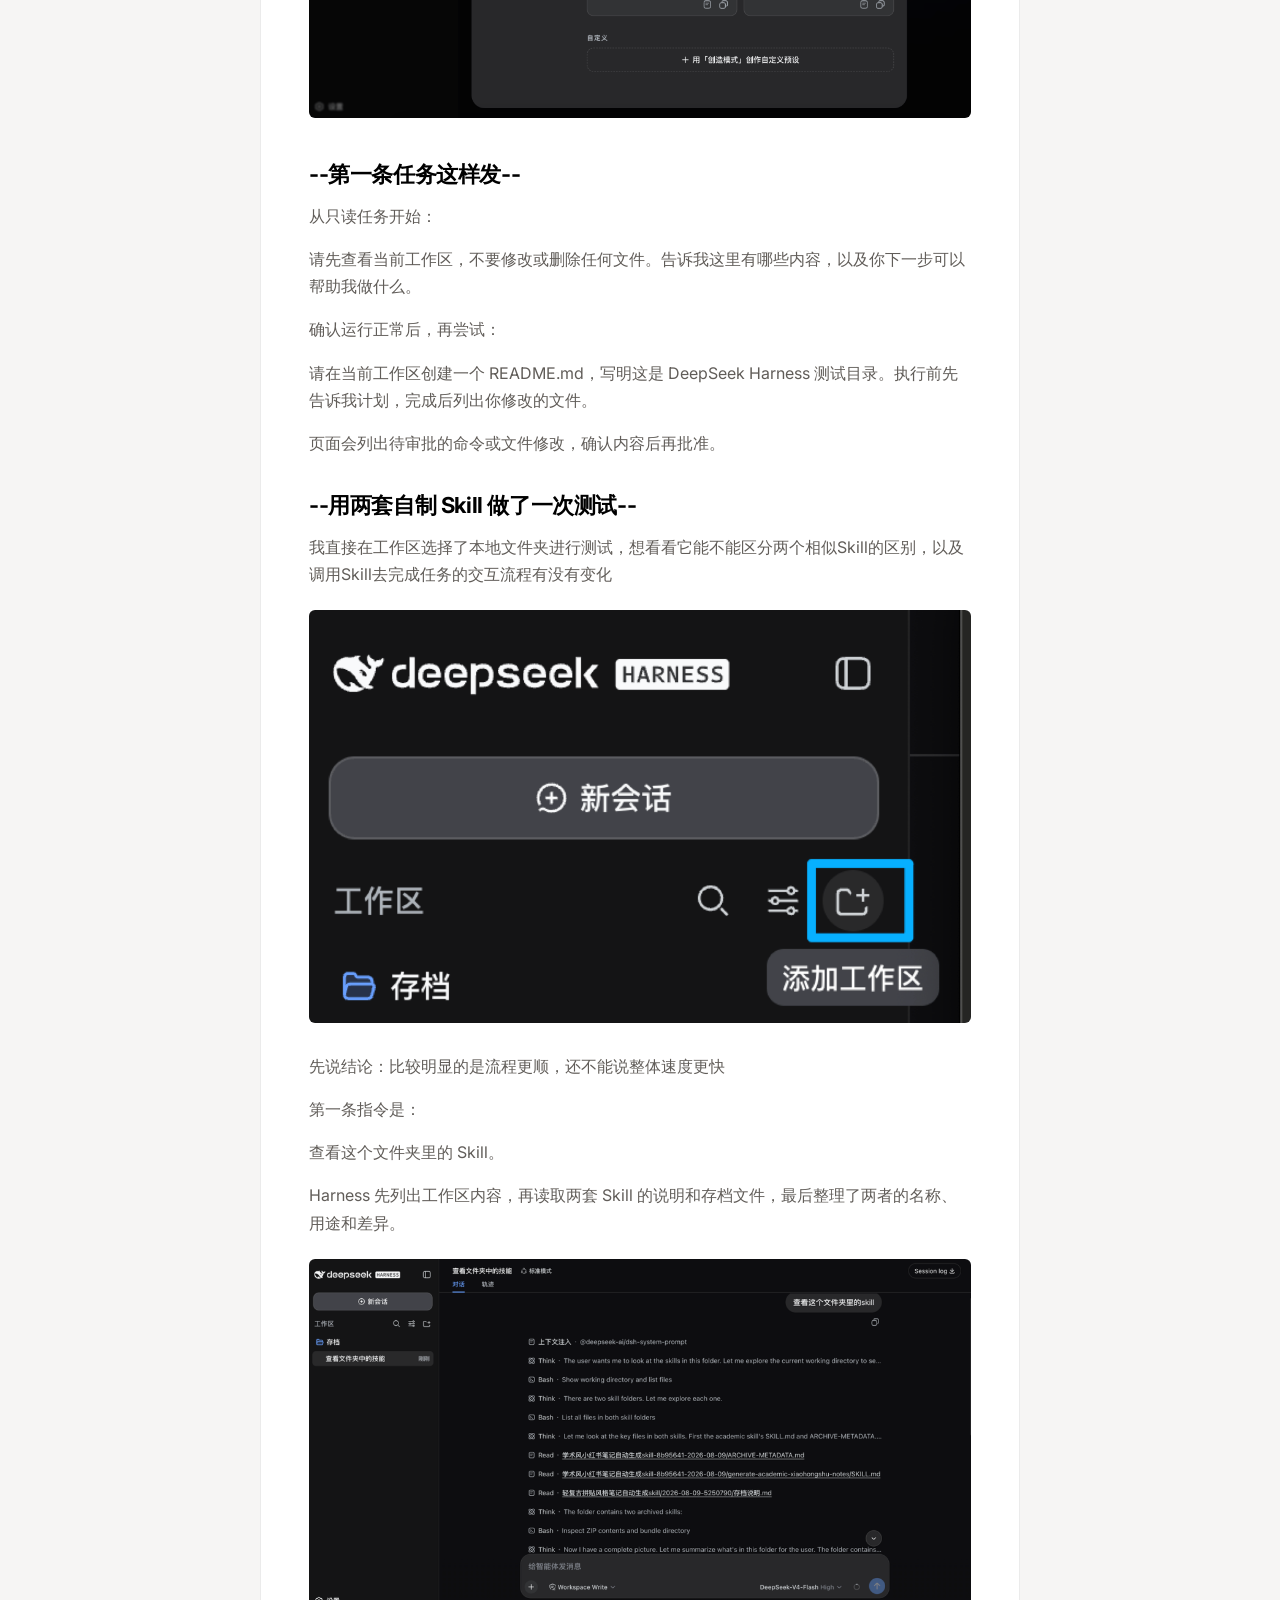
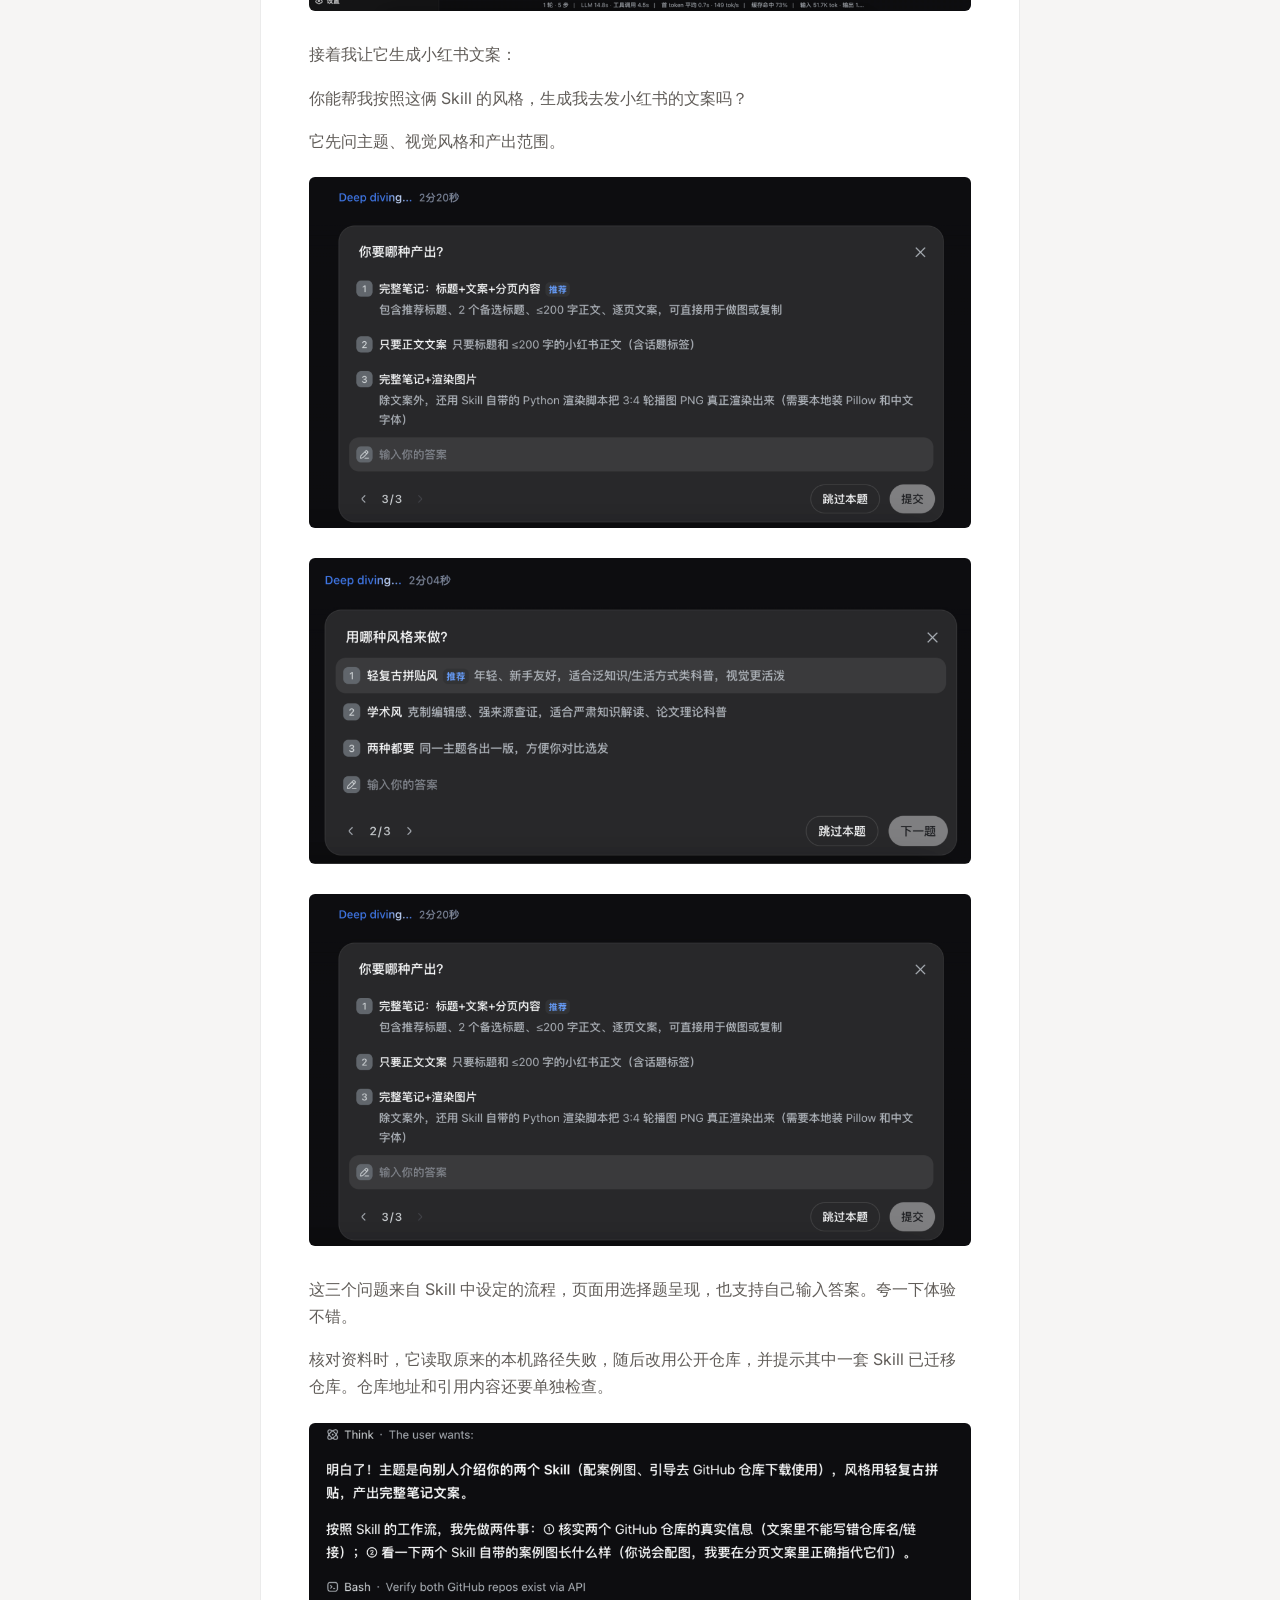
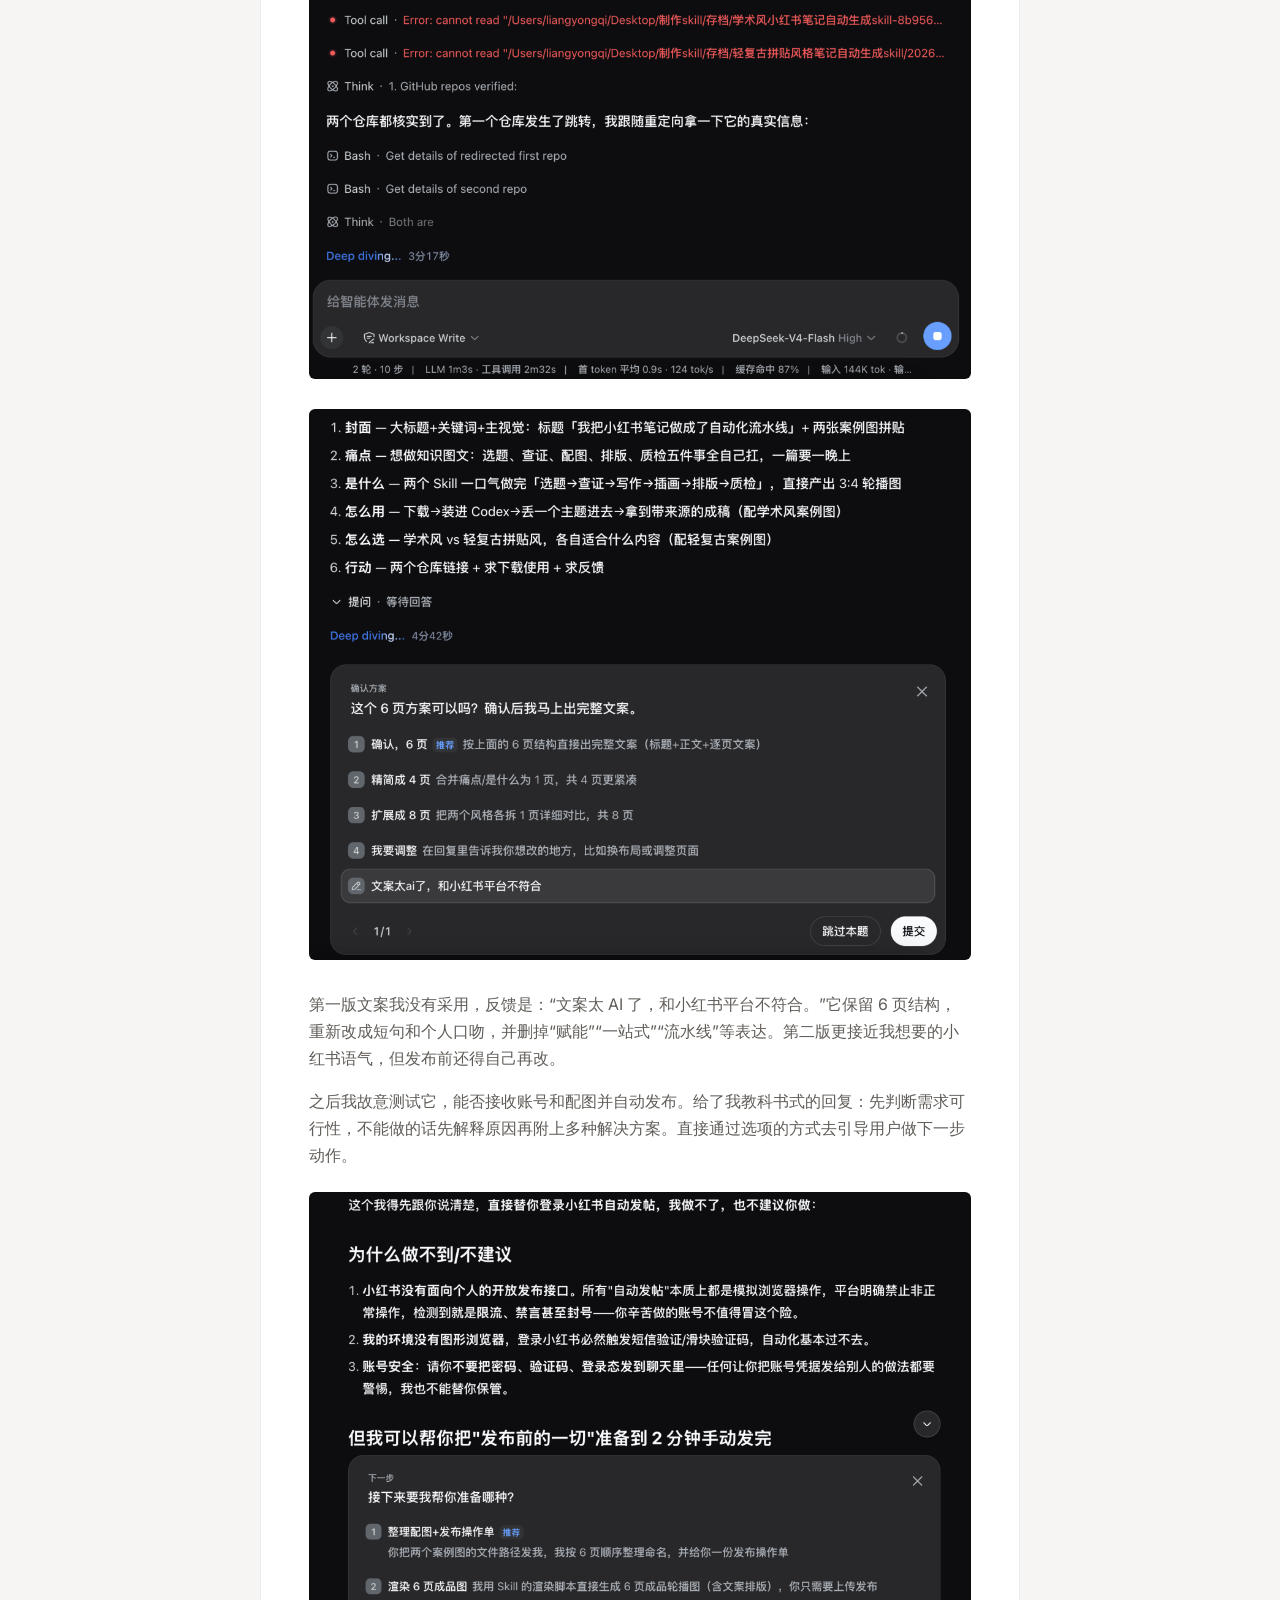
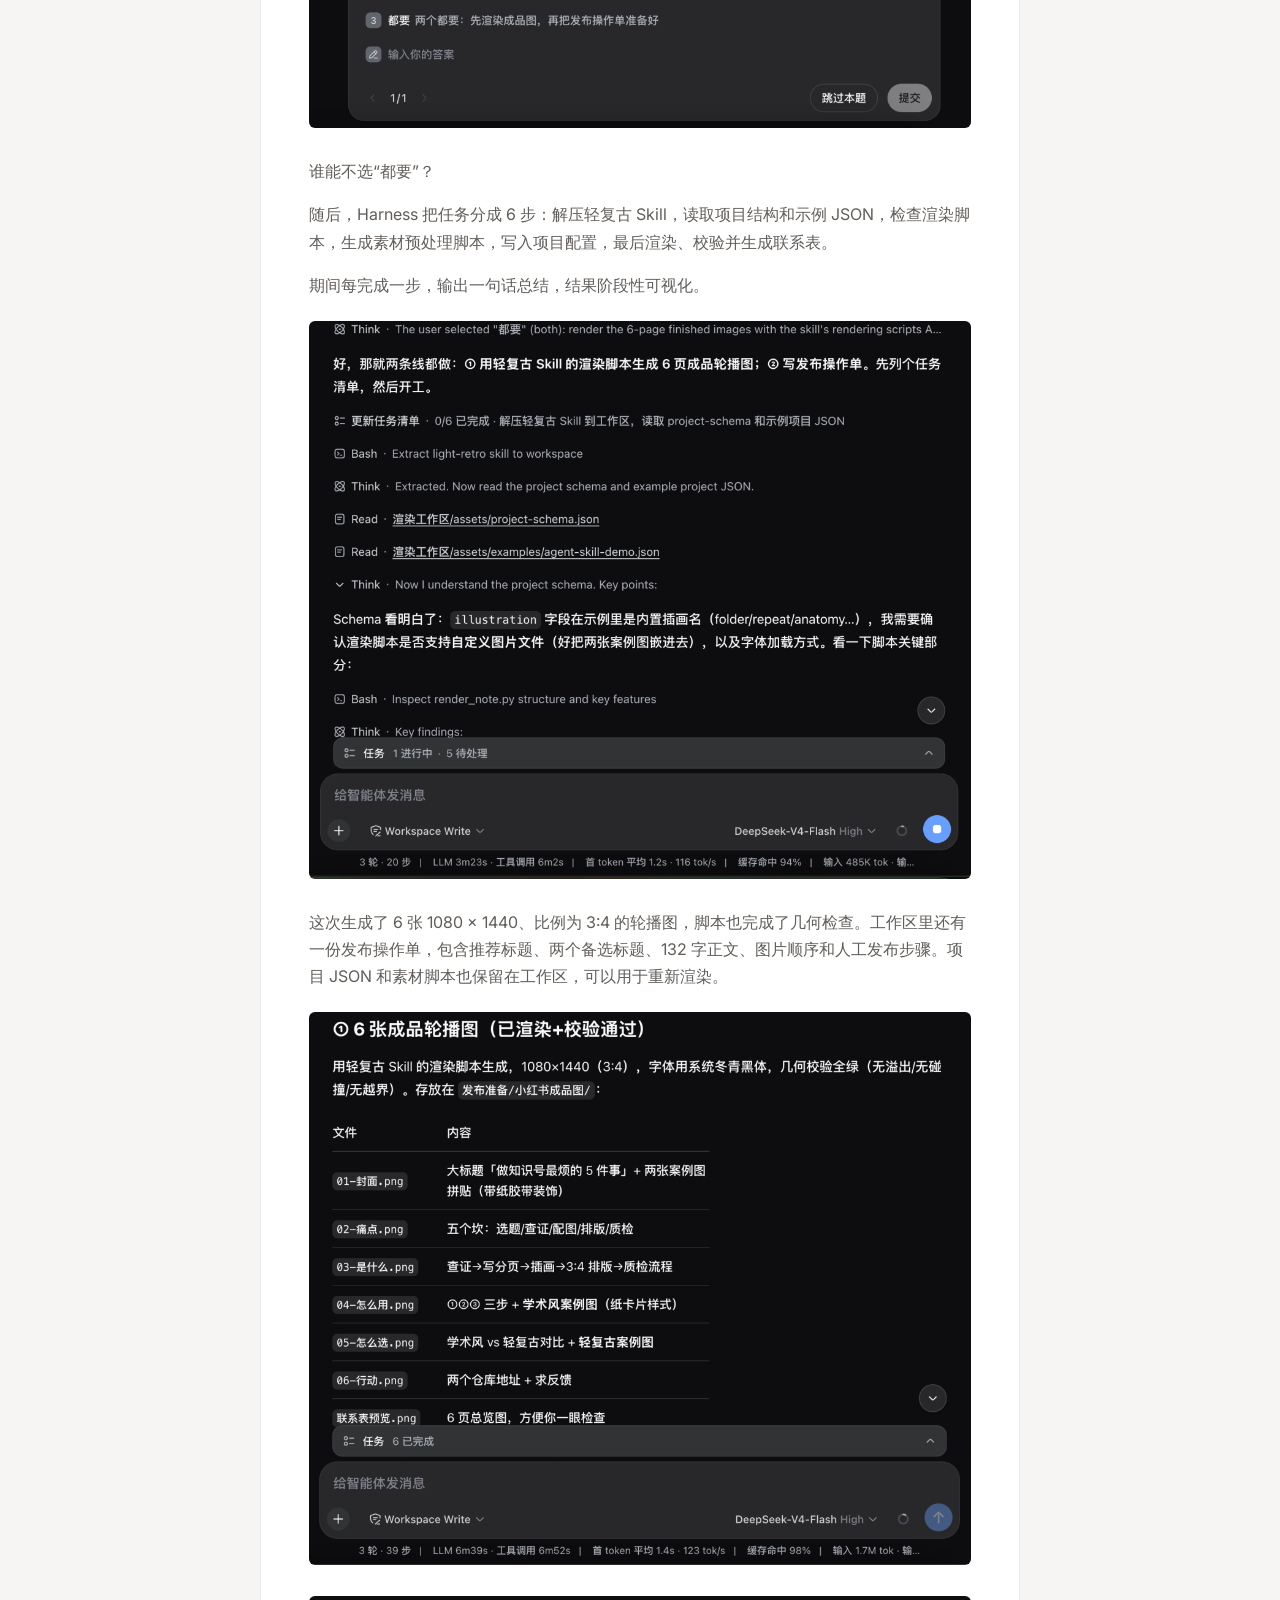
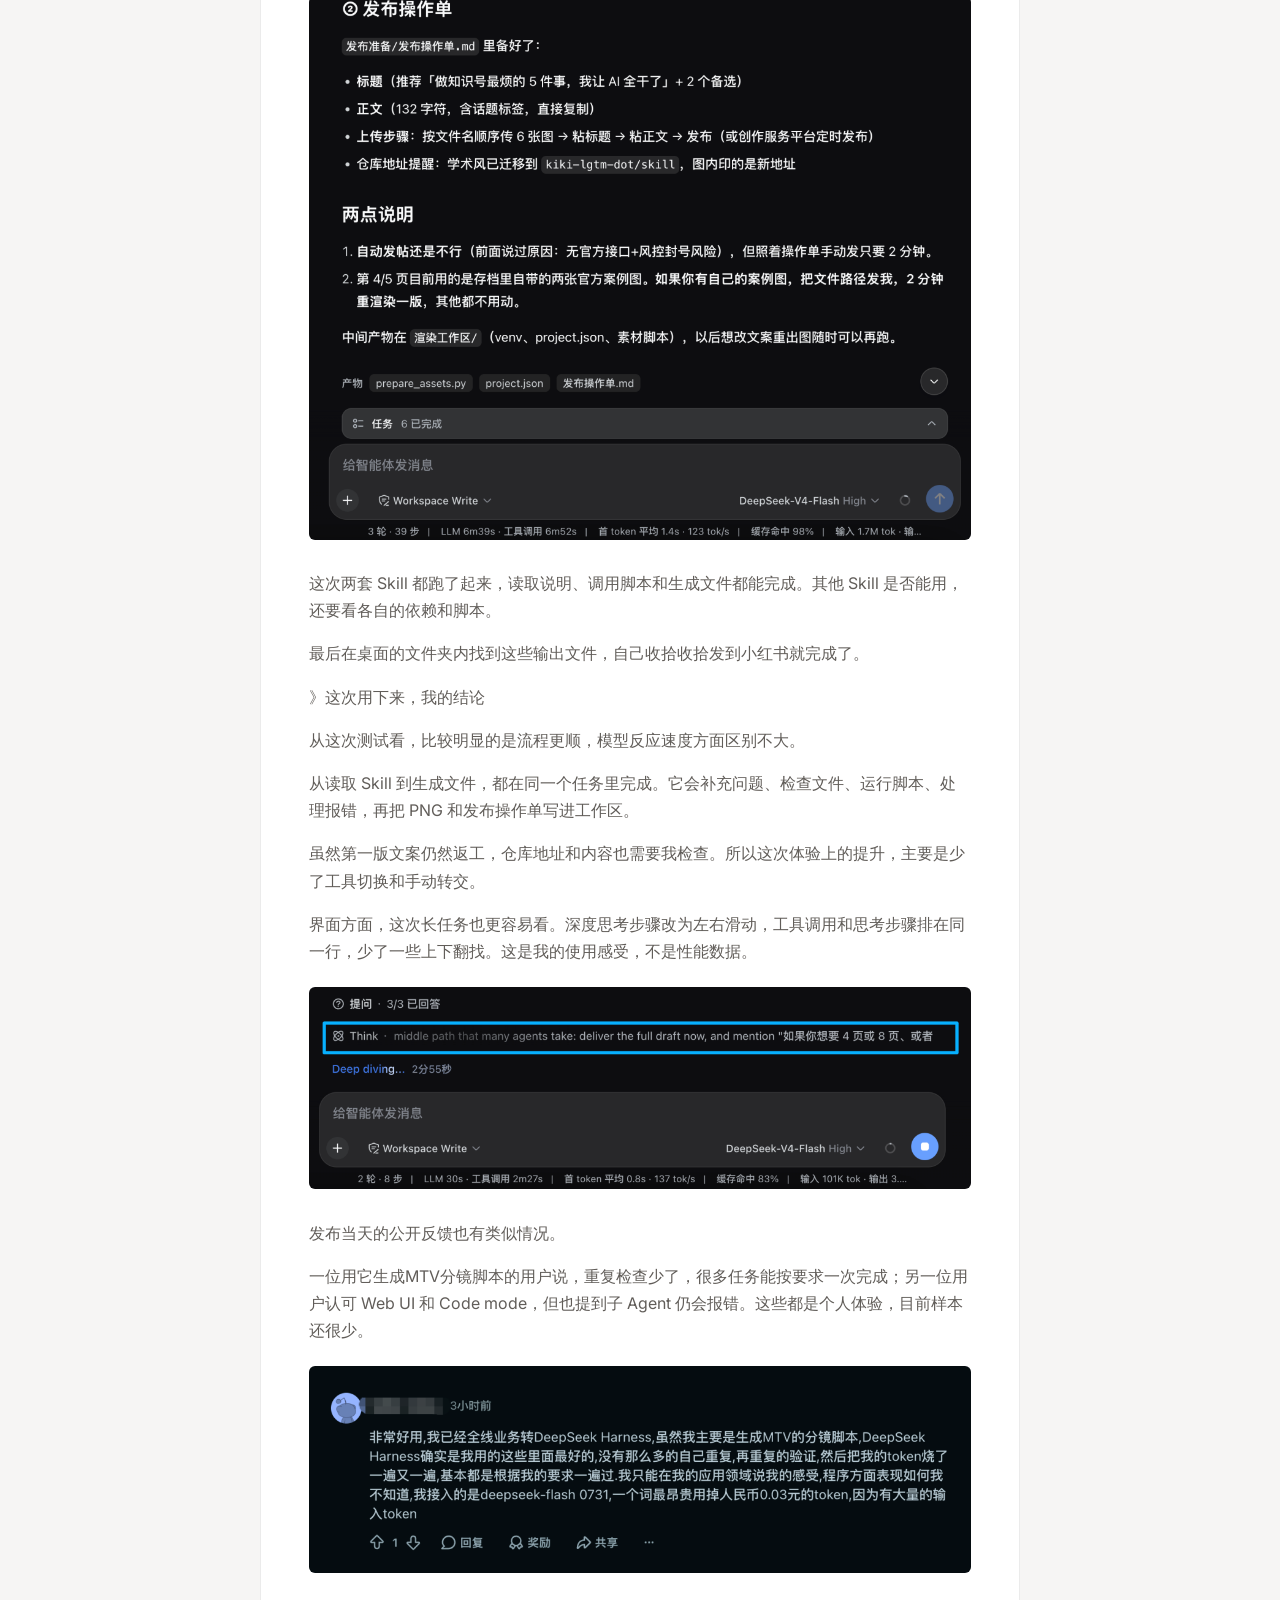
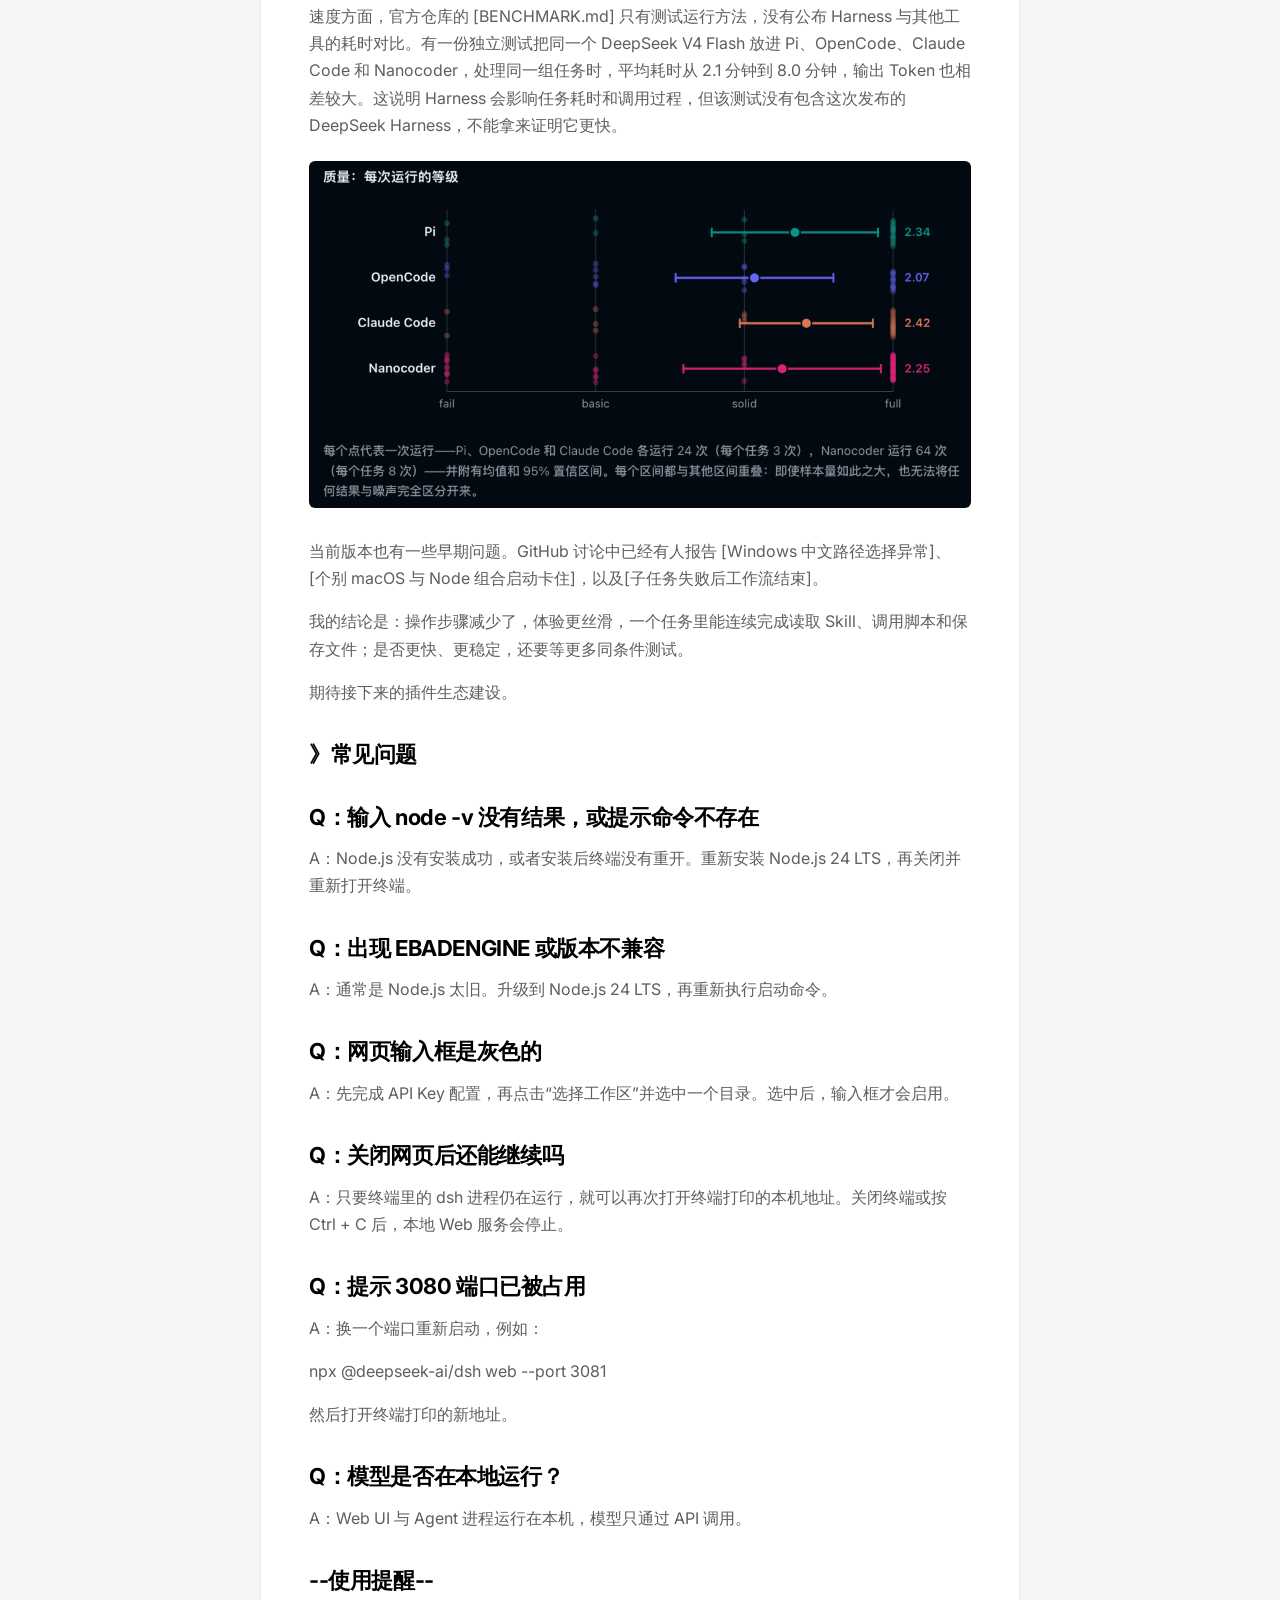
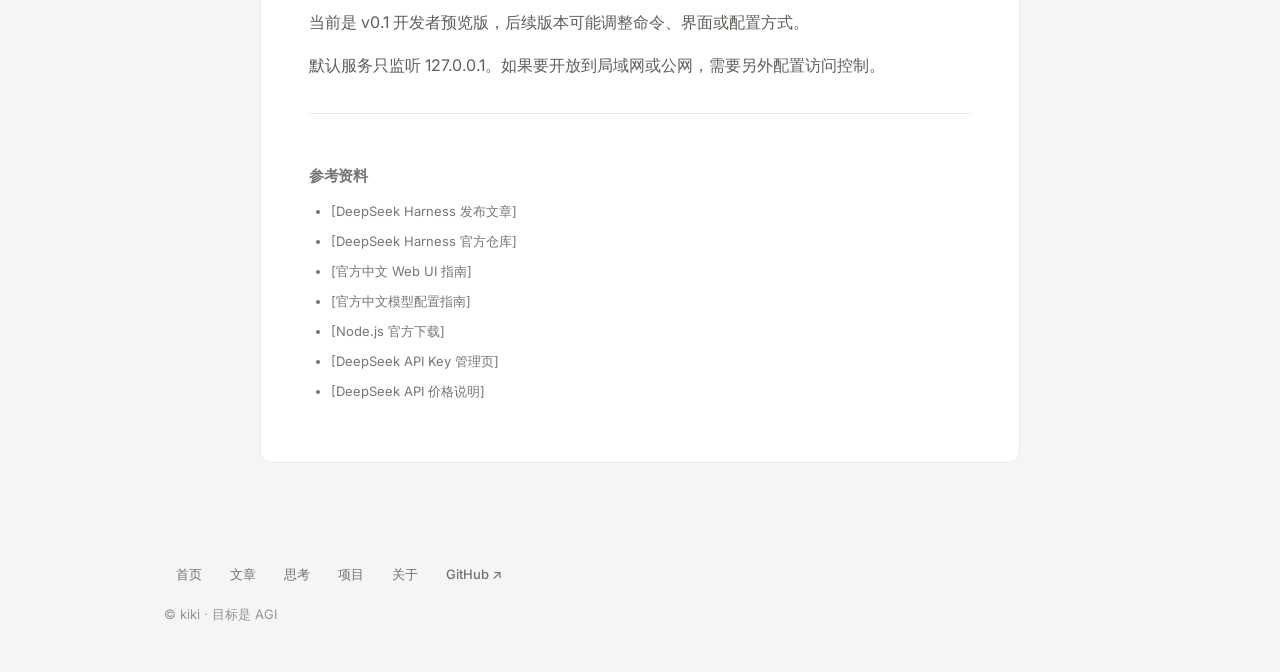
<file: articles/deepseek-harness-tutorial.html>
<!DOCTYPE html>
<html lang="zh-CN">
<head>
<meta charset="UTF-8">
<meta name="viewport" content="width=device-width, initial-scale=1">
<title>DeepSeek Harness：保姆式使用教程及自制 Skill 测试全流程 · kiki</title>
<link rel="stylesheet" href="../assets/css/style.css">
</head>
<body>
<header class="site-header">
  <div class="wrap">
    <div class="brand">
      <span class="name">kiki</span>
      <span class="tagline">目标是 AGI</span>
    </div>
    <nav class="nav">
      <a href="../index.html" class="">首页</a>
      <a href="../blog/index.html" class="">文章</a>
      <a href="../thought/index.html" class="">思考</a>
      <a href="../project/index.html" class="">项目</a>
      <a href="../about/index.html" class="">关于</a>
      <a href="https://github.com/kiki-lgtm-dot" target="_blank" rel="noopener">GitHub ↗</a>
    </nav>
  </div>
</header>
<main class="article-page">
  <article>
    <header class="article-head">
      <div class="cat"><a href="../blog/index.html" class="cat-tag">教程</a></div>
      <h1>DeepSeek Harness：保姆式使用教程及自制 Skill 测试全流程</h1>
      <div class="meta">2026-08-14 · 全文约 4086 字 · <span class="cat-tag">DeepSeek</span><span class="cat-tag">Harness</span><span class="cat-tag">教程</span></div>
    </header>
    <div class="article-cover"><img src="../assets/images/wechat/deepseek-harness-tutorial-01.png" alt="DeepSeek Harness：保姆式使用教程及自制 Skill 测试全流程"></div>
    
    <div class="article-body">
<p>8 月 13 日，DeepSeek Harness 团队发布了 Harness v0.1 开发者预览版，并开放源代码。Mac 和 Windows 的启动命令相同：</p>
<p>npx @deepseek-ai/dsh web</p>
<p>这条命令启动的是本地 Web UI，默认地址是 http://127.0.0.1:3080。运行前需要安装 Node.js，进入页面后还要配置 DeepSeek API Key 和工作区。</p>
<p>本文分两部分：Mac、Windows 的启动步骤，以及我用两套自制 Skill 做的一次测试。内容对应当前预览版，后续版本的界面和命令可能调整。</p>
<p style="text-align:center;margin:22px 0;"><img src="../assets/images/wechat/deepseek-harness-tutorial-02.png" alt="" style="max-width:100%;height:auto;border-radius:6px;"></p>
<h2>》使用前准备</h2>
<p>准备以下内容：</p>
<ul><li>一台 Mac 或 Windows 电脑；</li><li>Safari、Chrome 或 Edge 等浏览器；</li><li>Node.js。官方仓库目前要求 Node.js 22.19.0 及以上的 22.x，或 24.0.0 及以上。下文使用 Node.js 24 LTS；</li><li>一个 DeepSeek API Key。调用模型时，DeepSeek 开放平台账号需要有可用余额。</li></ul>
<p>Node.js 官方下载地址：https://nodejs.org/en/download</p>
<p>DeepSeek API Key ：https://platform.deepseek.com/api_keys</p>
<p style="text-align:center;margin:22px 0;"><img src="../assets/images/wechat/deepseek-harness-tutorial-03.png" alt="" style="max-width:100%;height:auto;border-radius:6px;"></p>
<p>这里赞美一下梁圣，DeepSeek API便宜大碗，怎么用都不心疼，推荐小白试用无脑选DeepSeek API Key，从十块钱用起</p>
<h2>》Mac 启动步骤</h2>
<h2>第一步：安装 Node.js</h2>
<p>进入 Node.js 官网，下载并安装 Node.js 24 LTS。安装完成后，关闭原来的终端窗口，再重新打开“终端”。</p>
<p>打开终端：按 Command + 空格，搜索“终端”或“Terminal”。</p>
<p>依次输入下面两条命令，检查是否安装成功：</p>
<p>node -v</p>
<p>npm -v</p>
<p>如果第一条显示 v24.x.x，就可以继续。</p>
<h2>第二步：启动 Web UI</h2>
<p>继续在终端输入：</p>
<p>npx @deepseek-ai/dsh web</p>
<p>第一次运行时，npx 会下载所需软件包，稍微等一会，就会看到终端询问是否继续，输入 “y” 并回车。</p>
<p>启动成功后，终端会打印访问地址，默认是：</p>
<p>http://127.0.0.1:3080</p>
<p>如果浏览器没有自动打开，就把终端显示的地址复制到 Safari、Chrome 或 Edge。Web UI 运行期间，终端窗口需要保持打开；停止服务时，回到终端按 Control + C。</p>
<h2>》Windows 启动步骤</h2>
<h2>第一步：安装 Node.js</h2>
<p>进入 Node.js 官网，下载并安装 Node.js 24 LTS。安装完成后，关闭原来的 PowerShell 或 Windows Terminal，再重新打开。</p>
<p>从开始菜单打开“终端”或“PowerShell”，无需管理员权限。</p>
<p>依次输入：</p>
<p>node -v</p>
<p>npm -v</p>
<p>如果第一条显示 v24.x.x，说明 Node.js 已安装成功。</p>
<h2>第二步：启动 Web UI</h2>
<p>输入：</p>
<p>npx @deepseek-ai/dsh web</p>
<p>首次下载时，如询问是否继续，输入 y 并回车。启动后，在 Edge 或 Chrome 中打开终端打印的地址；默认也是：</p>
<p>http://127.0.0.1:3080</p>
<p>如果 PowerShell 提示“禁止运行脚本”或 npx.ps1 无法加载，不必修改整台电脑的执行策略，改用：</p>
<p>npx.cmd @deepseek-ai/dsh web</p>
<p>使用期间要保留终端窗口。停止服务时，回到终端按 Ctrl + C。</p>
<h2>》进入网页后完成两项配置</h2>
<h2>1. 配置 DeepSeek API Key</h2>
<p>进入 Web UI 后，打开：</p>
<p>设置 → 模型 → DeepSeek</p>
<p>粘贴 DeepSeek API Key，然后保存。保存后无需重启服务。</p>
<h2>--Agent预设功能--</h2>
<p>Agent预设功能带有4种模式：</p>
<ul><li>标准模式：包含文件、Shell、检索、Skill、计划和子 Agent 等工具；</li><li>PTC 模式：让模型生成代码，组合多轮工具调用；</li><li>极简模式：仅保留一个 Shell 工具与一个文件编辑工具，用于最小环境下的模型基准测试；</li><li>创造模式：用于检查运行时、试验 Cordis 插件和组合新模式。</li></ul>
<p>初次使用可以先选标准模式。</p>
<p style="text-align:center;margin:22px 0;"><img src="../assets/images/wechat/deepseek-harness-tutorial-04.png" alt="" style="max-width:100%;height:auto;border-radius:6px;"></p>
<h2>--第一条任务这样发--</h2>
<p>从只读任务开始：</p>
<p>请先查看当前工作区，不要修改或删除任何文件。告诉我这里有哪些内容，以及你下一步可以帮助我做什么。</p>
<p>确认运行正常后，再尝试：</p>
<p>请在当前工作区创建一个 README.md，写明这是 DeepSeek Harness 测试目录。执行前先告诉我计划，完成后列出你修改的文件。</p>
<p>页面会列出待审批的命令或文件修改，确认内容后再批准。</p>
<h2>--用两套自制 Skill 做了一次测试--</h2>
<p>我直接在工作区选择了本地文件夹进行测试，想看看它能不能区分两个相似Skill的区别，以及调用Skill去完成任务的交互流程有没有变化</p>
<p style="text-align:center;margin:22px 0;"><img src="../assets/images/wechat/deepseek-harness-tutorial-05.png" alt="" style="max-width:100%;height:auto;border-radius:6px;"></p>
<p>先说结论：比较明显的是流程更顺，还不能说整体速度更快</p>
<p>第一条指令是：</p>
<p>查看这个文件夹里的 Skill。</p>
<p>Harness 先列出工作区内容，再读取两套 Skill 的说明和存档文件，最后整理了两者的名称、用途和差异。</p>
<p style="text-align:center;margin:22px 0;"><img src="../assets/images/wechat/deepseek-harness-tutorial-06.png" alt="" style="max-width:100%;height:auto;border-radius:6px;"></p>
<p>接着我让它生成小红书文案：</p>
<p>你能帮我按照这俩 Skill 的风格，生成我去发小红书的文案吗？</p>
<p>它先问主题、视觉风格和产出范围。</p>
<p style="text-align:center;margin:22px 0;"><img src="../assets/images/wechat/deepseek-harness-tutorial-07.png" alt="" style="max-width:100%;height:auto;border-radius:6px;"></p>
<p style="text-align:center;margin:22px 0;"><img src="../assets/images/wechat/deepseek-harness-tutorial-08.png" alt="" style="max-width:100%;height:auto;border-radius:6px;"></p>
<p style="text-align:center;margin:22px 0;"><img src="../assets/images/wechat/deepseek-harness-tutorial-09.png" alt="" style="max-width:100%;height:auto;border-radius:6px;"></p>
<p>这三个问题来自 Skill 中设定的流程，页面用选择题呈现，也支持自己输入答案。夸一下体验不错。</p>
<p>核对资料时，它读取原来的本机路径失败，随后改用公开仓库，并提示其中一套 Skill 已迁移仓库。仓库地址和引用内容还要单独检查。</p>
<p style="text-align:center;margin:22px 0;"><img src="../assets/images/wechat/deepseek-harness-tutorial-10.png" alt="" style="max-width:100%;height:auto;border-radius:6px;"></p>
<p style="text-align:center;margin:22px 0;"><img src="../assets/images/wechat/deepseek-harness-tutorial-11.png" alt="" style="max-width:100%;height:auto;border-radius:6px;"></p>
<p>第一版文案我没有采用，反馈是：“文案太 AI 了，和小红书平台不符合。”它保留 6 页结构，重新改成短句和个人口吻，并删掉“赋能”“一站式”“流水线”等表达。第二版更接近我想要的小红书语气，但发布前还得自己再改。</p>
<p>之后我故意测试它，能否接收账号和配图并自动发布。给了我教科书式的回复：先判断需求可行性，不能做的话先解释原因再附上多种解决方案。直接通过选项的方式去引导用户做下一步动作。</p>
<p style="text-align:center;margin:22px 0;"><img src="../assets/images/wechat/deepseek-harness-tutorial-12.png" alt="" style="max-width:100%;height:auto;border-radius:6px;"></p>
<p>谁能不选“都要”？</p>
<p>随后，Harness 把任务分成 6 步：解压轻复古 Skill，读取项目结构和示例 JSON，检查渲染脚本，生成素材预处理脚本，写入项目配置，最后渲染、校验并生成联系表。</p>
<p>期间每完成一步，输出一句话总结，结果阶段性可视化。</p>
<p style="text-align:center;margin:22px 0;"><img src="../assets/images/wechat/deepseek-harness-tutorial-13.png" alt="" style="max-width:100%;height:auto;border-radius:6px;"></p>
<p>这次生成了 6 张 1080 × 1440、比例为 3:4 的轮播图，脚本也完成了几何检查。工作区里还有一份发布操作单，包含推荐标题、两个备选标题、132 字正文、图片顺序和人工发布步骤。项目 JSON 和素材脚本也保留在工作区，可以用于重新渲染。</p>
<p style="text-align:center;margin:22px 0;"><img src="../assets/images/wechat/deepseek-harness-tutorial-14.png" alt="" style="max-width:100%;height:auto;border-radius:6px;"></p>
<p style="text-align:center;margin:22px 0;"><img src="../assets/images/wechat/deepseek-harness-tutorial-15.png" alt="" style="max-width:100%;height:auto;border-radius:6px;"></p>
<p>这次两套 Skill 都跑了起来，读取说明、调用脚本和生成文件都能完成。其他 Skill 是否能用，还要看各自的依赖和脚本。</p>
<p>最后在桌面的文件夹内找到这些输出文件，自己收拾收拾发到小红书就完成了。</p>
<p>》这次用下来，我的结论</p>
<p>从这次测试看，比较明显的是流程更顺，模型反应速度方面区别不大。</p>
<p>从读取 Skill 到生成文件，都在同一个任务里完成。它会补充问题、检查文件、运行脚本、处理报错，再把 PNG 和发布操作单写进工作区。</p>
<p>虽然第一版文案仍然返工，仓库地址和内容也需要我检查。所以这次体验上的提升，主要是少了工具切换和手动转交。</p>
<p>界面方面，这次长任务也更容易看。深度思考步骤改为左右滑动，工具调用和思考步骤排在同一行，少了一些上下翻找。这是我的使用感受，不是性能数据。</p>
<p style="text-align:center;margin:22px 0;"><img src="../assets/images/wechat/deepseek-harness-tutorial-16.png" alt="" style="max-width:100%;height:auto;border-radius:6px;"></p>
<p>发布当天的公开反馈也有类似情况。</p>
<p>一位用它生成MTV分镜脚本的用户说，重复检查少了，很多任务能按要求一次完成；另一位用户认可 Web UI 和 Code mode，但也提到子 Agent 仍会报错。这些都是个人体验，目前样本还很少。</p>
<p style="text-align:center;margin:22px 0;"><img src="../assets/images/wechat/deepseek-harness-tutorial-17.png" alt="" style="max-width:100%;height:auto;border-radius:6px;"></p>
<p>速度方面，官方仓库的 [BENCHMARK.md] 只有测试运行方法，没有公布 Harness 与其他工具的耗时对比。有一份独立测试把同一个 DeepSeek V4 Flash 放进 Pi、OpenCode、Claude Code 和 Nanocoder，处理同一组任务时，平均耗时从 2.1 分钟到 8.0 分钟，输出 Token 也相差较大。这说明 Harness 会影响任务耗时和调用过程，但该测试没有包含这次发布的 DeepSeek Harness，不能拿来证明它更快。</p>
<p style="text-align:center;margin:22px 0;"><img src="../assets/images/wechat/deepseek-harness-tutorial-18.png" alt="" style="max-width:100%;height:auto;border-radius:6px;"></p>
<p>当前版本也有一些早期问题。GitHub 讨论中已经有人报告 [Windows 中文路径选择异常]、[个别 macOS 与 Node 组合启动卡住]，以及[子任务失败后工作流结束]。</p>
<p>我的结论是：操作步骤减少了，体验更丝滑，一个任务里能连续完成读取 Skill、调用脚本和保存文件；是否更快、更稳定，还要等更多同条件测试。</p>
<p>期待接下来的插件生态建设。</p>
<h2>》常见问题</h2>
<h2>Q：输入 node -v 没有结果，或提示命令不存在</h2>
<p>A：Node.js 没有安装成功，或者安装后终端没有重开。重新安装 Node.js 24 LTS，再关闭并重新打开终端。</p>
<h2>Q：出现 EBADENGINE 或版本不兼容</h2>
<p>A：通常是 Node.js 太旧。升级到 Node.js 24 LTS，再重新执行启动命令。</p>
<h2>Q：网页输入框是灰色的</h2>
<p>A：先完成 API Key 配置，再点击“选择工作区”并选中一个目录。选中后，输入框才会启用。</p>
<h2>Q：关闭网页后还能继续吗</h2>
<p>A：只要终端里的 dsh 进程仍在运行，就可以再次打开终端打印的本机地址。关闭终端或按 Ctrl + C 后，本地 Web 服务会停止。</p>
<h2>Q：提示 3080 端口已被占用</h2>
<p>A：换一个端口重新启动，例如：</p>
<p>npx @deepseek-ai/dsh web --port 3081</p>
<p>然后打开终端打印的新地址。</p>
<h2>Q：模型是否在本地运行？</h2>
<p>A：Web UI 与 Agent 进程运行在本机，模型只通过 API 调用。</p>
<h2>--使用提醒--</h2>
<p>当前是 v0.1 开发者预览版，后续版本可能调整命令、界面或配置方式。</p>
<p>默认服务只监听 127.0.0.1。如果要开放到局域网或公网，需要另外配置访问控制。</p>
<div class="refs"><h2>参考资料</h2><ul><li>[DeepSeek Harness 发布文章]</li><li>[DeepSeek Harness 官方仓库]</li><li>[官方中文 Web UI 指南]</li><li>[官方中文模型配置指南]</li><li>[Node.js 官方下载]</li><li>[DeepSeek API Key 管理页]</li><li>[DeepSeek API 价格说明]</li></ul></div>
    </div>
  </article>
</main>
<footer class="site-footer">
  <div class="wrap">
    <nav class="footer-links"><a href="../index.html" class="">首页</a>
      <a href="../blog/index.html" class="">文章</a>
      <a href="../thought/index.html" class="">思考</a>
      <a href="../project/index.html" class="">项目</a>
      <a href="../about/index.html" class="">关于</a>
      <a href="https://github.com/kiki-lgtm-dot" target="_blank" rel="noopener">GitHub ↗</a></nav>
    <div class="copyright">© kiki · 目标是 AGI</div>
  </div>
</footer>
</body>
</html>
</file>
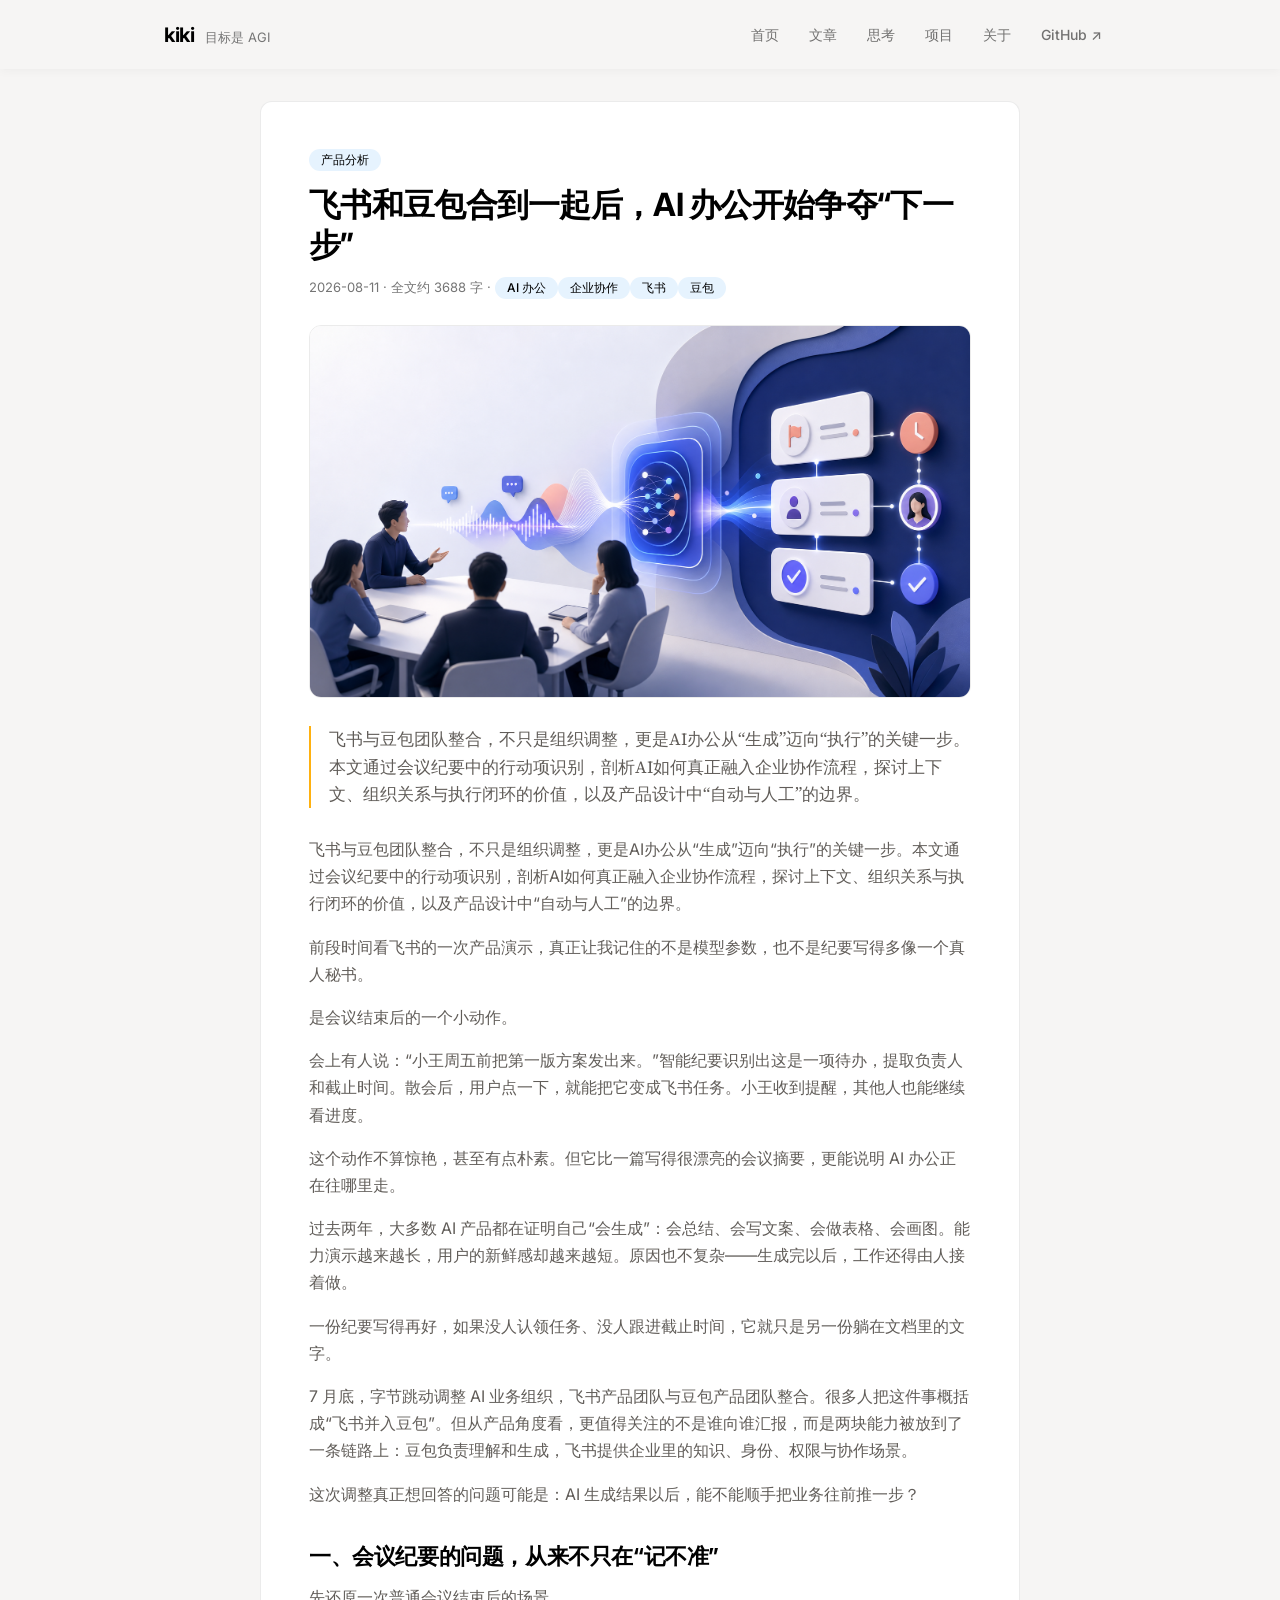
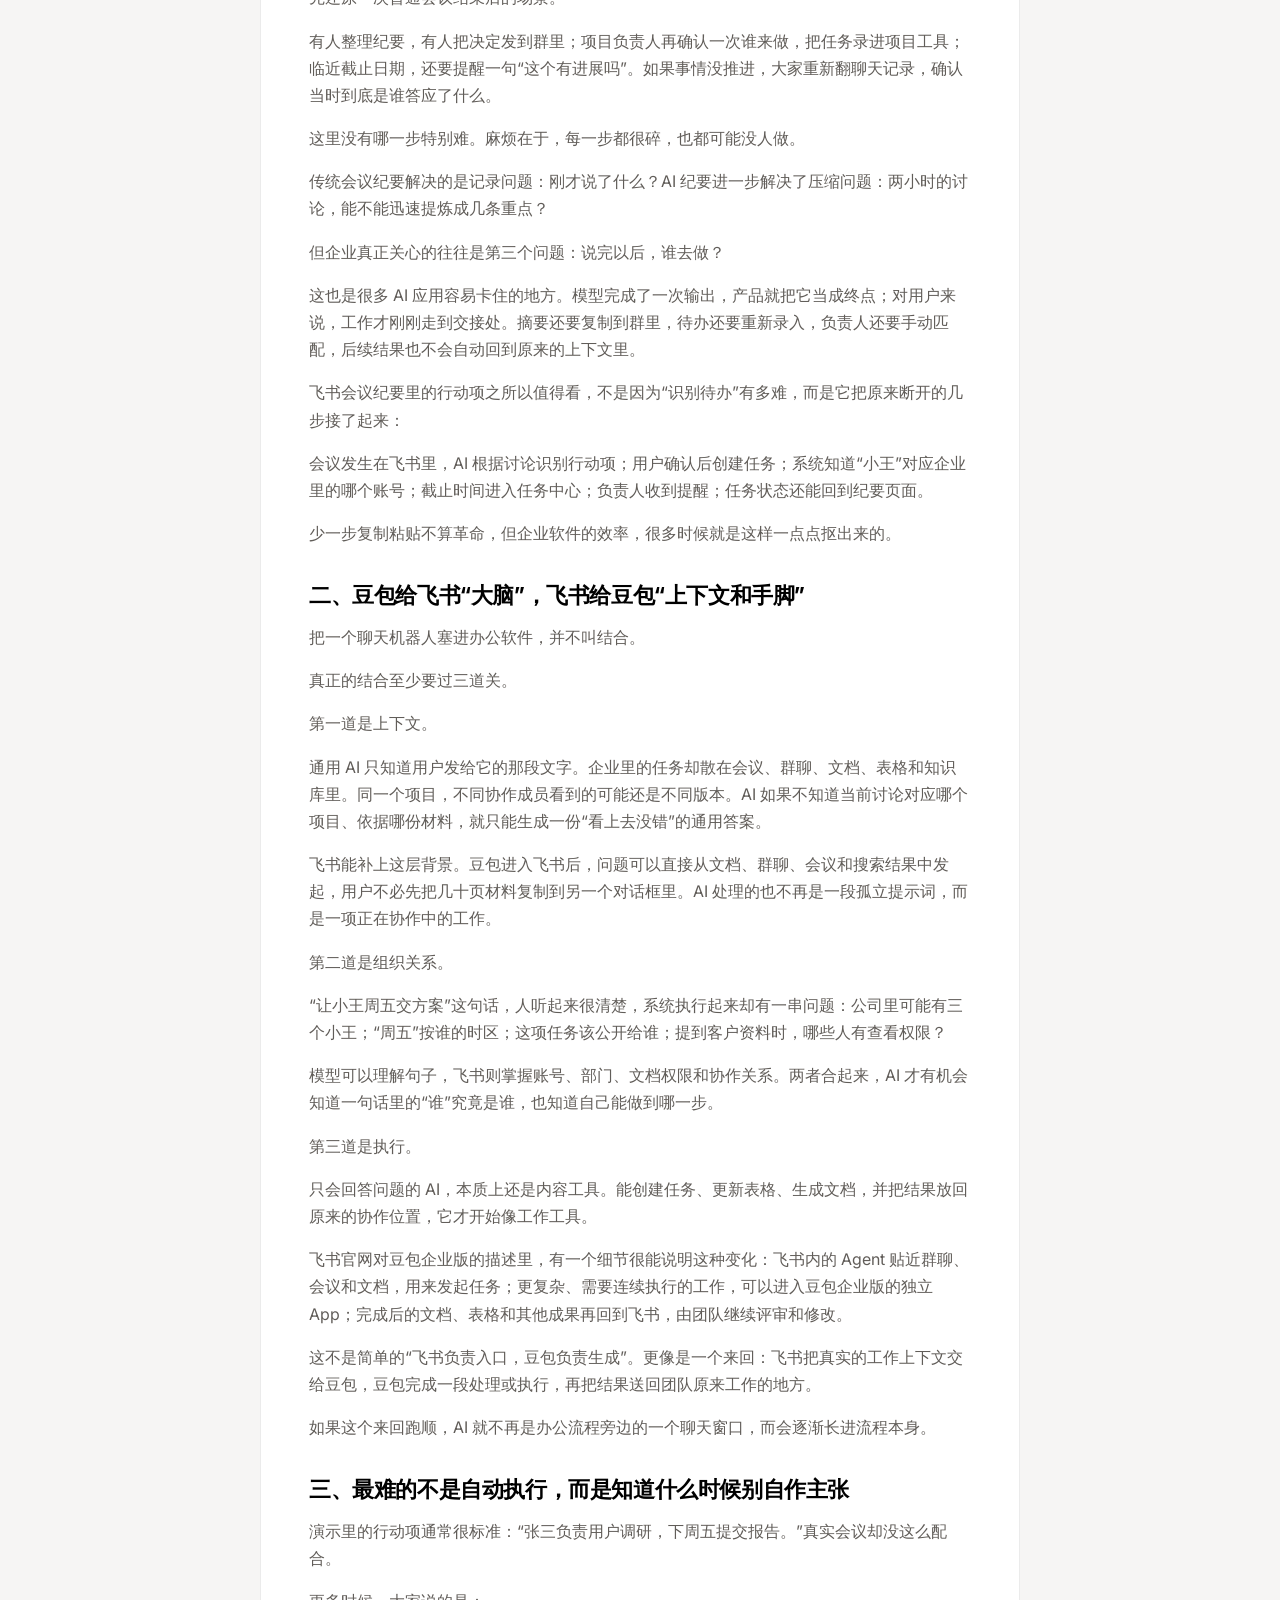
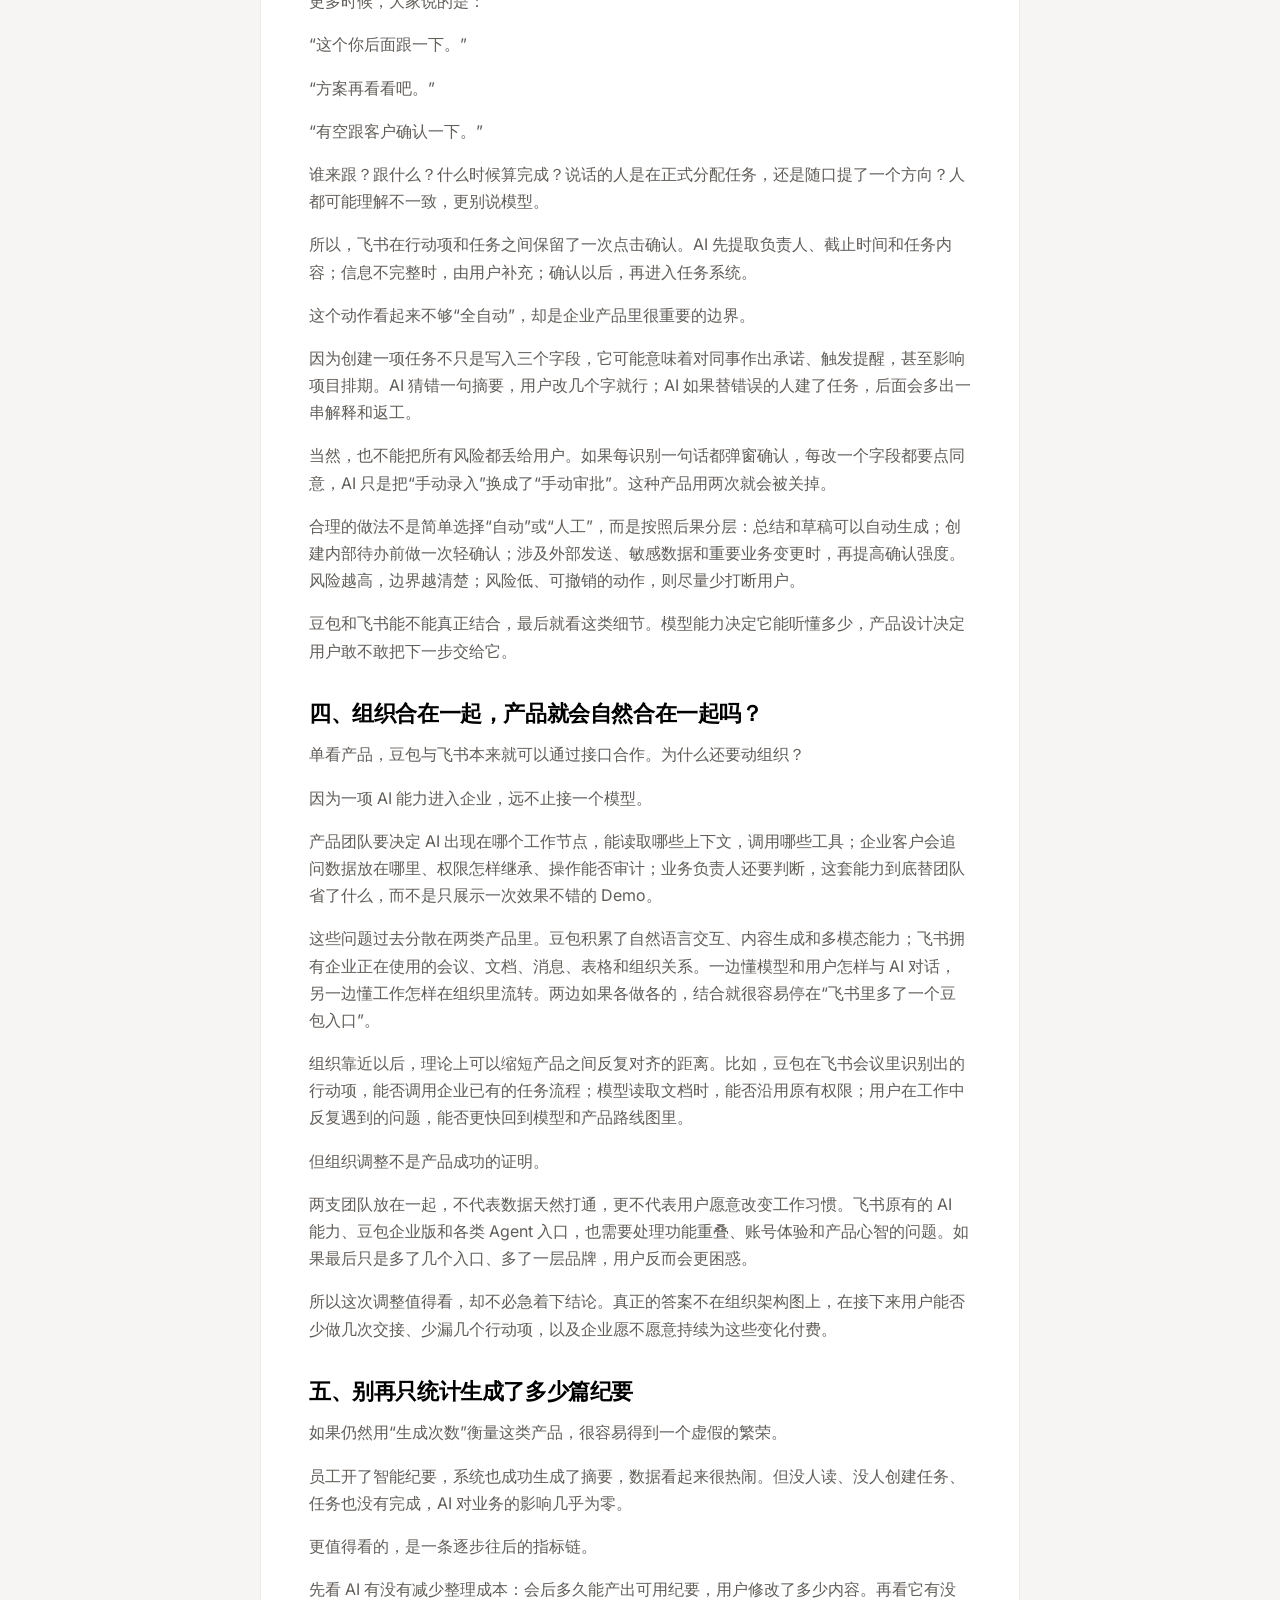
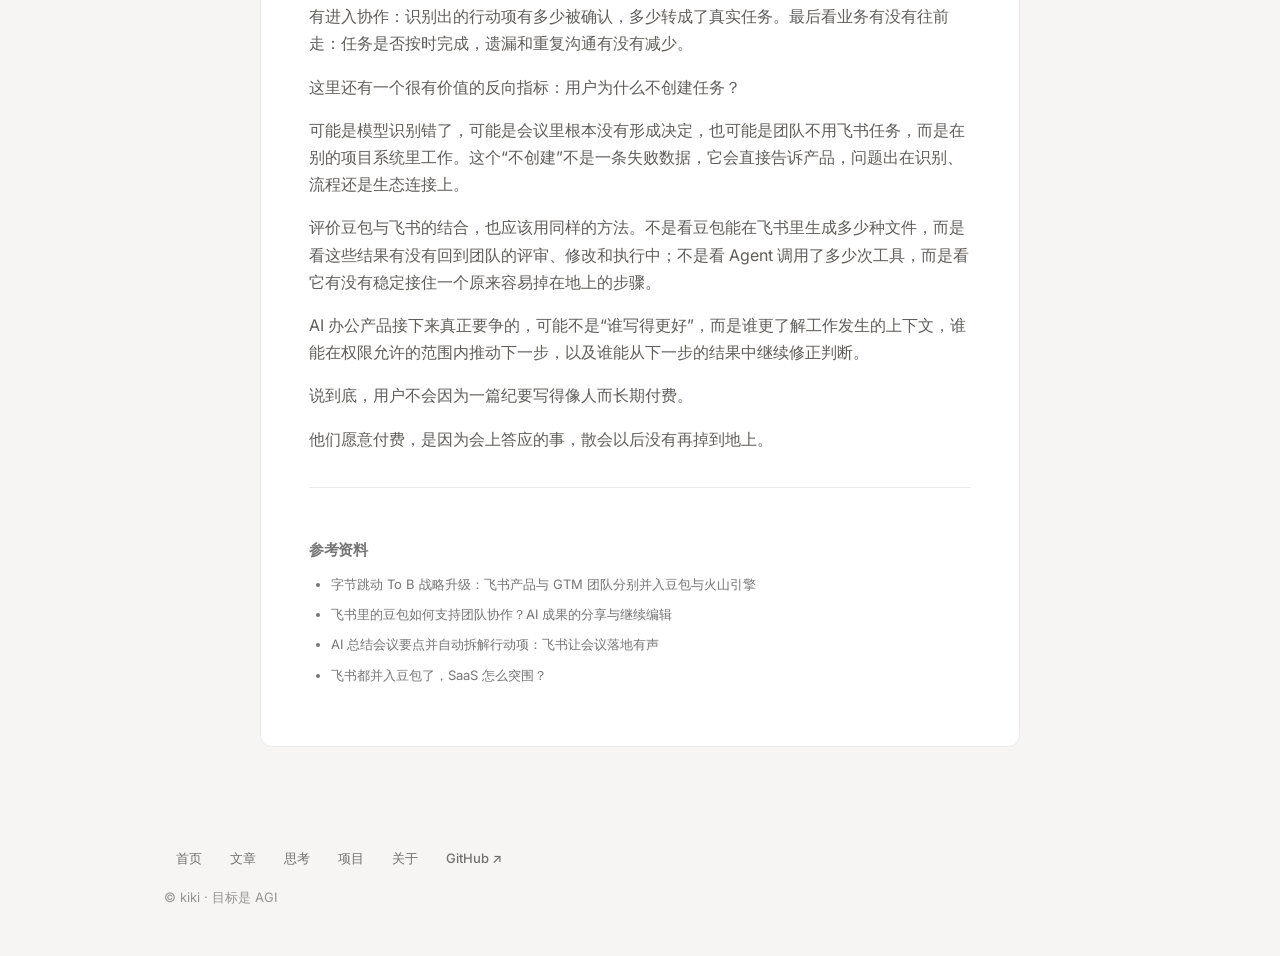
<file: articles/feishu-doubao-ai-office.html>
<!DOCTYPE html>
<html lang="zh-CN">
<head>
<meta charset="UTF-8">
<meta name="viewport" content="width=device-width, initial-scale=1">
<title>飞书和豆包合到一起后，AI 办公开始争夺“下一步” · kiki</title>
<link rel="stylesheet" href="../assets/css/style.css">
</head>
<body>
<header class="site-header">
  <div class="wrap">
    <div class="brand">
      <span class="name">kiki</span>
      <span class="tagline">目标是 AGI</span>
    </div>
    <nav class="nav">
      <a href="../index.html" class="">首页</a>
      <a href="../blog/index.html" class="">文章</a>
      <a href="../thought/index.html" class="">思考</a>
      <a href="../project/index.html" class="">项目</a>
      <a href="../about/index.html" class="">关于</a>
      <a href="https://github.com/kiki-lgtm-dot" target="_blank" rel="noopener">GitHub ↗</a>
    </nav>
  </div>
</header>
<main class="article-page">
  <article>
    <header class="article-head">
      <div class="cat"><a href="../blog/index.html" class="cat-tag">产品分析</a></div>
      <h1>飞书和豆包合到一起后，AI 办公开始争夺“下一步”</h1>
      <div class="meta">2026-08-11 · 全文约 3688 字 · <span class="cat-tag">AI 办公</span><span class="cat-tag">企业协作</span><span class="cat-tag">飞书</span><span class="cat-tag">豆包</span></div>
    </header>
    <div class="article-cover"><img src="../assets/images/feishu-doubao.png" alt="飞书和豆包合到一起后，AI 办公开始争夺“下一步”"></div>
    <p class="article-lead">飞书与豆包团队整合，不只是组织调整，更是AI办公从“生成”迈向“执行”的关键一步。本文通过会议纪要中的行动项识别，剖析AI如何真正融入企业协作流程，探讨上下文、组织关系与执行闭环的价值，以及产品设计中“自动与人工”的边界。</p>
    <div class="article-body">
<p>飞书与豆包团队整合，不只是组织调整，更是AI办公从“生成”迈向“执行”的关键一步。本文通过会议纪要中的行动项识别，剖析AI如何真正融入企业协作流程，探讨上下文、组织关系与执行闭环的价值，以及产品设计中“自动与人工”的边界。</p>
<p>前段时间看飞书的一次产品演示，真正让我记住的不是模型参数，也不是纪要写得多像一个真人秘书。</p>
<p>是会议结束后的一个小动作。</p>
<p>会上有人说：“小王周五前把第一版方案发出来。”智能纪要识别出这是一项待办，提取负责人和截止时间。散会后，用户点一下，就能把它变成飞书任务。小王收到提醒，其他人也能继续看进度。</p>
<p>这个动作不算惊艳，甚至有点朴素。但它比一篇写得很漂亮的会议摘要，更能说明 AI 办公正在往哪里走。</p>
<p>过去两年，大多数 AI 产品都在证明自己“会生成”：会总结、会写文案、会做表格、会画图。能力演示越来越长，用户的新鲜感却越来越短。原因也不复杂——生成完以后，工作还得由人接着做。</p>
<p>一份纪要写得再好，如果没人认领任务、没人跟进截止时间，它就只是另一份躺在文档里的文字。</p>
<p>7 月底，字节跳动调整 AI 业务组织，飞书产品团队与豆包产品团队整合。很多人把这件事概括成“飞书并入豆包”。但从产品角度看，更值得关注的不是谁向谁汇报，而是两块能力被放到了一条链路上：豆包负责理解和生成，飞书提供企业里的知识、身份、权限与协作场景。</p>
<p>这次调整真正想回答的问题可能是：AI 生成结果以后，能不能顺手把业务往前推一步？</p>
<h2>一、会议纪要的问题，从来不只在“记不准”</h2>
<p>先还原一次普通会议结束后的场景。</p>
<p>有人整理纪要，有人把决定发到群里；项目负责人再确认一次谁来做，把任务录进项目工具；临近截止日期，还要提醒一句“这个有进展吗”。如果事情没推进，大家重新翻聊天记录，确认当时到底是谁答应了什么。</p>
<p>这里没有哪一步特别难。麻烦在于，每一步都很碎，也都可能没人做。</p>
<p>传统会议纪要解决的是记录问题：刚才说了什么？AI 纪要进一步解决了压缩问题：两小时的讨论，能不能迅速提炼成几条重点？</p>
<p>但企业真正关心的往往是第三个问题：说完以后，谁去做？</p>
<p>这也是很多 AI 应用容易卡住的地方。模型完成了一次输出，产品就把它当成终点；对用户来说，工作才刚刚走到交接处。摘要还要复制到群里，待办还要重新录入，负责人还要手动匹配，后续结果也不会自动回到原来的上下文里。</p>
<p>飞书会议纪要里的行动项之所以值得看，不是因为“识别待办”有多难，而是它把原来断开的几步接了起来：</p>
<p>会议发生在飞书里，AI 根据讨论识别行动项；用户确认后创建任务；系统知道“小王”对应企业里的哪个账号；截止时间进入任务中心；负责人收到提醒；任务状态还能回到纪要页面。</p>
<p>少一步复制粘贴不算革命，但企业软件的效率，很多时候就是这样一点点抠出来的。</p>
<h2>二、豆包给飞书“大脑”，飞书给豆包“上下文和手脚”</h2>
<p>把一个聊天机器人塞进办公软件，并不叫结合。</p>
<p>真正的结合至少要过三道关。</p>
<p>第一道是上下文。</p>
<p>通用 AI 只知道用户发给它的那段文字。企业里的任务却散在会议、群聊、文档、表格和知识库里。同一个项目，不同协作成员看到的可能还是不同版本。AI 如果不知道当前讨论对应哪个项目、依据哪份材料，就只能生成一份“看上去没错”的通用答案。</p>
<p>飞书能补上这层背景。豆包进入飞书后，问题可以直接从文档、群聊、会议和搜索结果中发起，用户不必先把几十页材料复制到另一个对话框里。AI 处理的也不再是一段孤立提示词，而是一项正在协作中的工作。</p>
<p>第二道是组织关系。</p>
<p>“让小王周五交方案”这句话，人听起来很清楚，系统执行起来却有一串问题：公司里可能有三个小王；“周五”按谁的时区；这项任务该公开给谁；提到客户资料时，哪些人有查看权限？</p>
<p>模型可以理解句子，飞书则掌握账号、部门、文档权限和协作关系。两者合起来，AI 才有机会知道一句话里的“谁”究竟是谁，也知道自己能做到哪一步。</p>
<p>第三道是执行。</p>
<p>只会回答问题的 AI，本质上还是内容工具。能创建任务、更新表格、生成文档，并把结果放回原来的协作位置，它才开始像工作工具。</p>
<p>飞书官网对豆包企业版的描述里，有一个细节很能说明这种变化：飞书内的 Agent 贴近群聊、会议和文档，用来发起任务；更复杂、需要连续执行的工作，可以进入豆包企业版的独立 App；完成后的文档、表格和其他成果再回到飞书，由团队继续评审和修改。</p>
<p>这不是简单的“飞书负责入口，豆包负责生成”。更像是一个来回：飞书把真实的工作上下文交给豆包，豆包完成一段处理或执行，再把结果送回团队原来工作的地方。</p>
<p>如果这个来回跑顺，AI 就不再是办公流程旁边的一个聊天窗口，而会逐渐长进流程本身。</p>
<h2>三、最难的不是自动执行，而是知道什么时候别自作主张</h2>
<p>演示里的行动项通常很标准：“张三负责用户调研，下周五提交报告。”真实会议却没这么配合。</p>
<p>更多时候，大家说的是：</p>
<p>“这个你后面跟一下。”</p>
<p>“方案再看看吧。”</p>
<p>“有空跟客户确认一下。”</p>
<p>谁来跟？跟什么？什么时候算完成？说话的人是在正式分配任务，还是随口提了一个方向？人都可能理解不一致，更别说模型。</p>
<p>所以，飞书在行动项和任务之间保留了一次点击确认。AI 先提取负责人、截止时间和任务内容；信息不完整时，由用户补充；确认以后，再进入任务系统。</p>
<p>这个动作看起来不够“全自动”，却是企业产品里很重要的边界。</p>
<p>因为创建一项任务不只是写入三个字段，它可能意味着对同事作出承诺、触发提醒，甚至影响项目排期。AI 猜错一句摘要，用户改几个字就行；AI 如果替错误的人建了任务，后面会多出一串解释和返工。</p>
<p>当然，也不能把所有风险都丢给用户。如果每识别一句话都弹窗确认，每改一个字段都要点同意，AI 只是把“手动录入”换成了“手动审批”。这种产品用两次就会被关掉。</p>
<p>合理的做法不是简单选择“自动”或“人工”，而是按照后果分层：总结和草稿可以自动生成；创建内部待办前做一次轻确认；涉及外部发送、敏感数据和重要业务变更时，再提高确认强度。风险越高，边界越清楚；风险低、可撤销的动作，则尽量少打断用户。</p>
<p>豆包和飞书能不能真正结合，最后就看这类细节。模型能力决定它能听懂多少，产品设计决定用户敢不敢把下一步交给它。</p>
<h2>四、组织合在一起，产品就会自然合在一起吗？</h2>
<p>单看产品，豆包与飞书本来就可以通过接口合作。为什么还要动组织？</p>
<p>因为一项 AI 能力进入企业，远不止接一个模型。</p>
<p>产品团队要决定 AI 出现在哪个工作节点，能读取哪些上下文，调用哪些工具；企业客户会追问数据放在哪里、权限怎样继承、操作能否审计；业务负责人还要判断，这套能力到底替团队省了什么，而不是只展示一次效果不错的 Demo。</p>
<p>这些问题过去分散在两类产品里。豆包积累了自然语言交互、内容生成和多模态能力；飞书拥有企业正在使用的会议、文档、消息、表格和组织关系。一边懂模型和用户怎样与 AI 对话，另一边懂工作怎样在组织里流转。两边如果各做各的，结合就很容易停在“飞书里多了一个豆包入口”。</p>
<p>组织靠近以后，理论上可以缩短产品之间反复对齐的距离。比如，豆包在飞书会议里识别出的行动项，能否调用企业已有的任务流程；模型读取文档时，能否沿用原有权限；用户在工作中反复遇到的问题，能否更快回到模型和产品路线图里。</p>
<p>但组织调整不是产品成功的证明。</p>
<p>两支团队放在一起，不代表数据天然打通，更不代表用户愿意改变工作习惯。飞书原有的 AI 能力、豆包企业版和各类 Agent 入口，也需要处理功能重叠、账号体验和产品心智的问题。如果最后只是多了几个入口、多了一层品牌，用户反而会更困惑。</p>
<p>所以这次调整值得看，却不必急着下结论。真正的答案不在组织架构图上，在接下来用户能否少做几次交接、少漏几个行动项，以及企业愿不愿意持续为这些变化付费。</p>
<h2>五、别再只统计生成了多少篇纪要</h2>
<p>如果仍然用“生成次数”衡量这类产品，很容易得到一个虚假的繁荣。</p>
<p>员工开了智能纪要，系统也成功生成了摘要，数据看起来很热闹。但没人读、没人创建任务、任务也没有完成，AI 对业务的影响几乎为零。</p>
<p>更值得看的，是一条逐步往后的指标链。</p>
<p>先看 AI 有没有减少整理成本：会后多久能产出可用纪要，用户修改了多少内容。再看它有没有进入协作：识别出的行动项有多少被确认，多少转成了真实任务。最后看业务有没有往前走：任务是否按时完成，遗漏和重复沟通有没有减少。</p>
<p>这里还有一个很有价值的反向指标：用户为什么不创建任务？</p>
<p>可能是模型识别错了，可能是会议里根本没有形成决定，也可能是团队不用飞书任务，而是在别的项目系统里工作。这个“不创建”不是一条失败数据，它会直接告诉产品，问题出在识别、流程还是生态连接上。</p>
<p>评价豆包与飞书的结合，也应该用同样的方法。不是看豆包能在飞书里生成多少种文件，而是看这些结果有没有回到团队的评审、修改和执行中；不是看 Agent 调用了多少次工具，而是看它有没有稳定接住一个原来容易掉在地上的步骤。</p>
<p>AI 办公产品接下来真正要争的，可能不是“谁写得更好”，而是谁更了解工作发生的上下文，谁能在权限允许的范围内推动下一步，以及谁能从下一步的结果中继续修正判断。</p>
<p>说到底，用户不会因为一篇纪要写得像人而长期付费。</p>
<p>他们愿意付费，是因为会上答应的事，散会以后没有再掉到地上。</p>
<div class="refs"><h2>参考资料</h2><ul><li>字节跳动 To B 战略升级：飞书产品与 GTM 团队分别并入豆包与火山引擎</li><li>飞书里的豆包如何支持团队协作？AI 成果的分享与继续编辑</li><li>AI 总结会议要点并自动拆解行动项：飞书让会议落地有声</li><li>飞书都并入豆包了，SaaS 怎么突围？</li></ul></div>
    </div>
  </article>
</main>
<footer class="site-footer">
  <div class="wrap">
    <nav class="footer-links"><a href="../index.html" class="">首页</a>
      <a href="../blog/index.html" class="">文章</a>
      <a href="../thought/index.html" class="">思考</a>
      <a href="../project/index.html" class="">项目</a>
      <a href="../about/index.html" class="">关于</a>
      <a href="https://github.com/kiki-lgtm-dot" target="_blank" rel="noopener">GitHub ↗</a></nav>
    <div class="copyright">© kiki · 目标是 AGI</div>
  </div>
</footer>
</body>
</html>
</file>
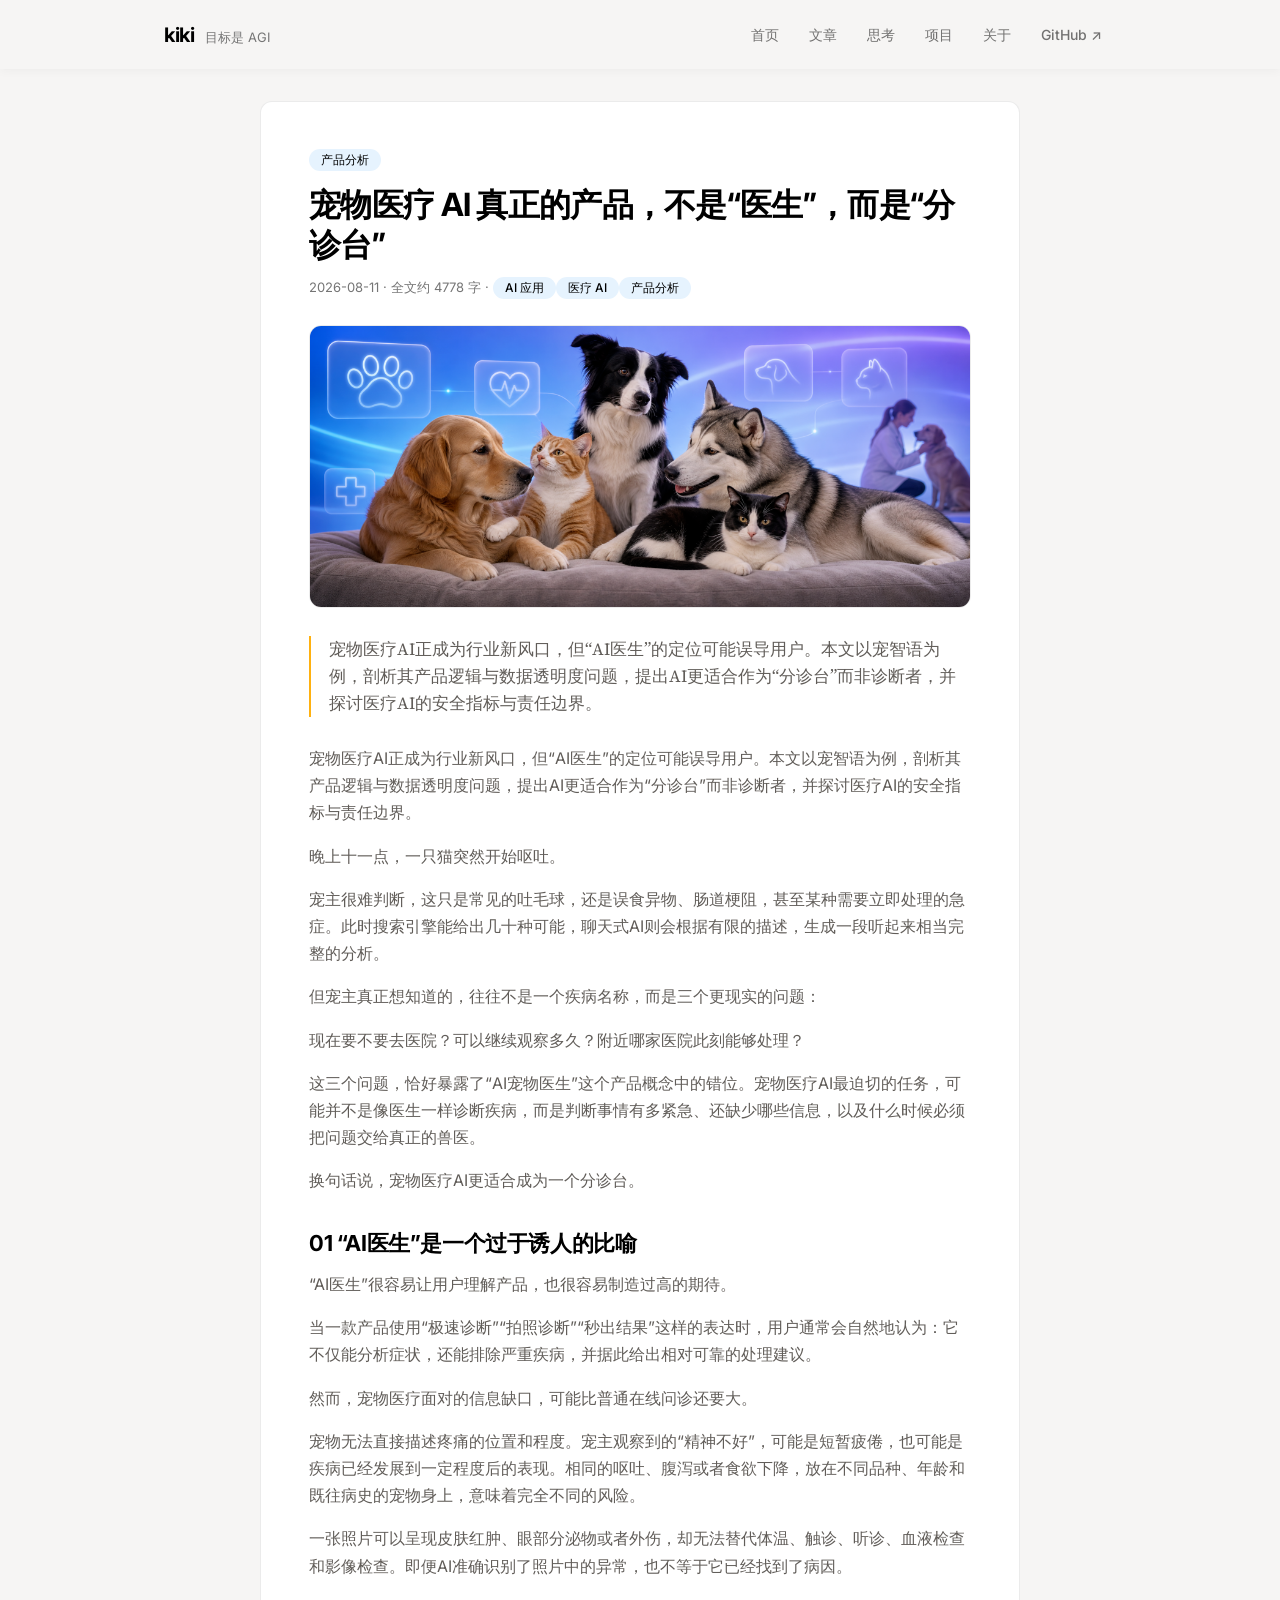
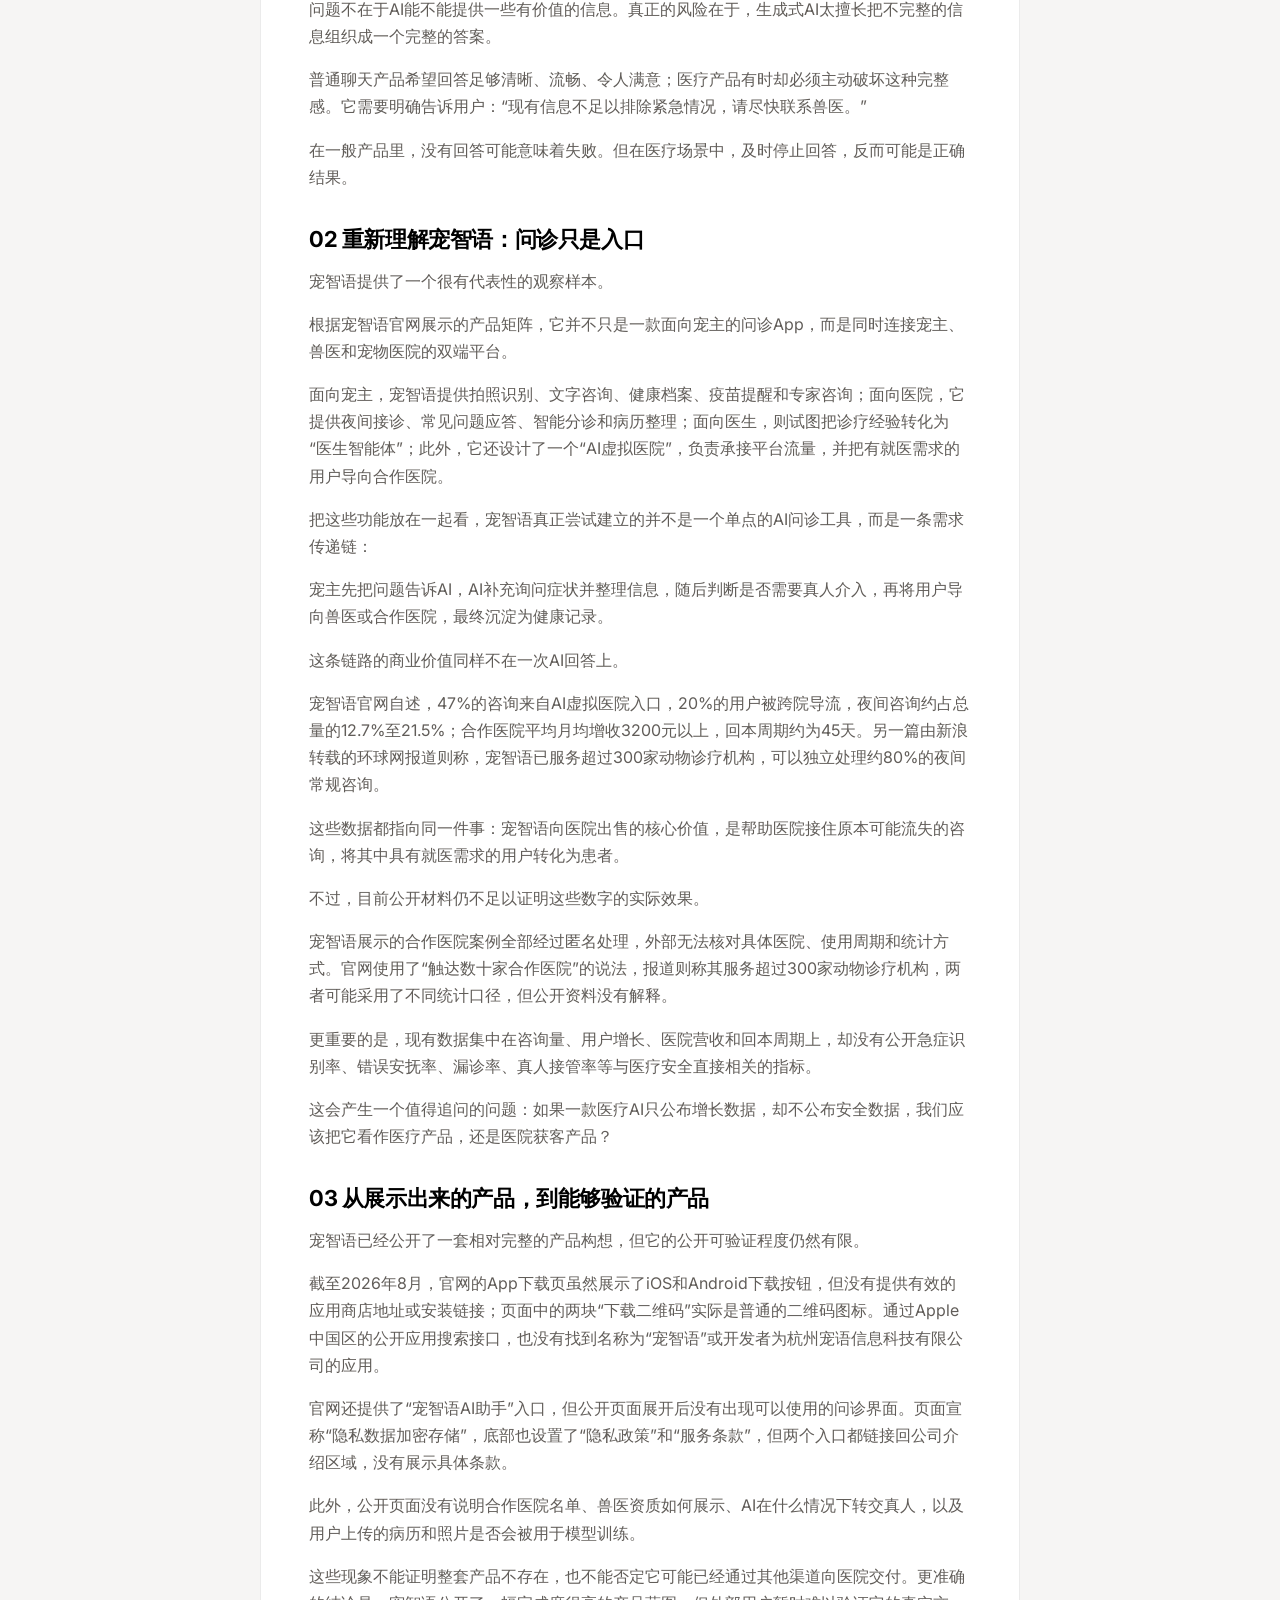
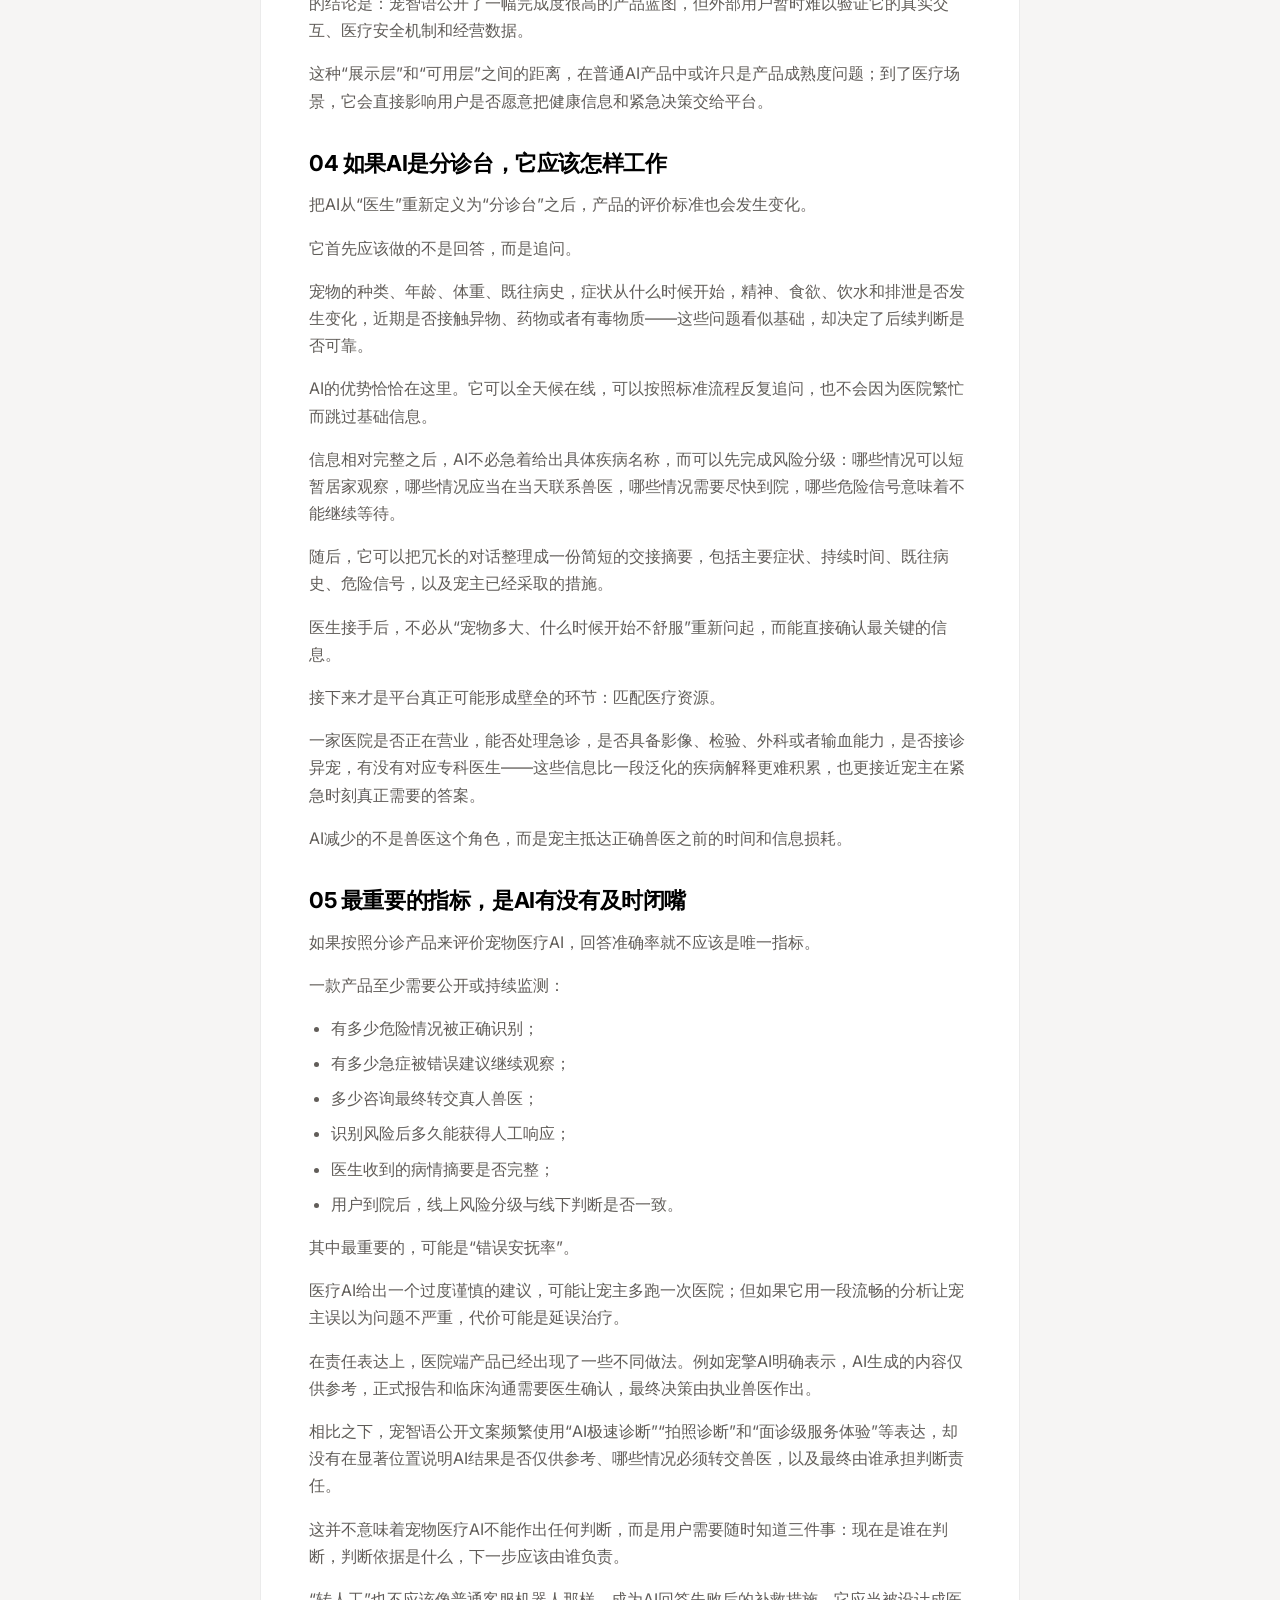
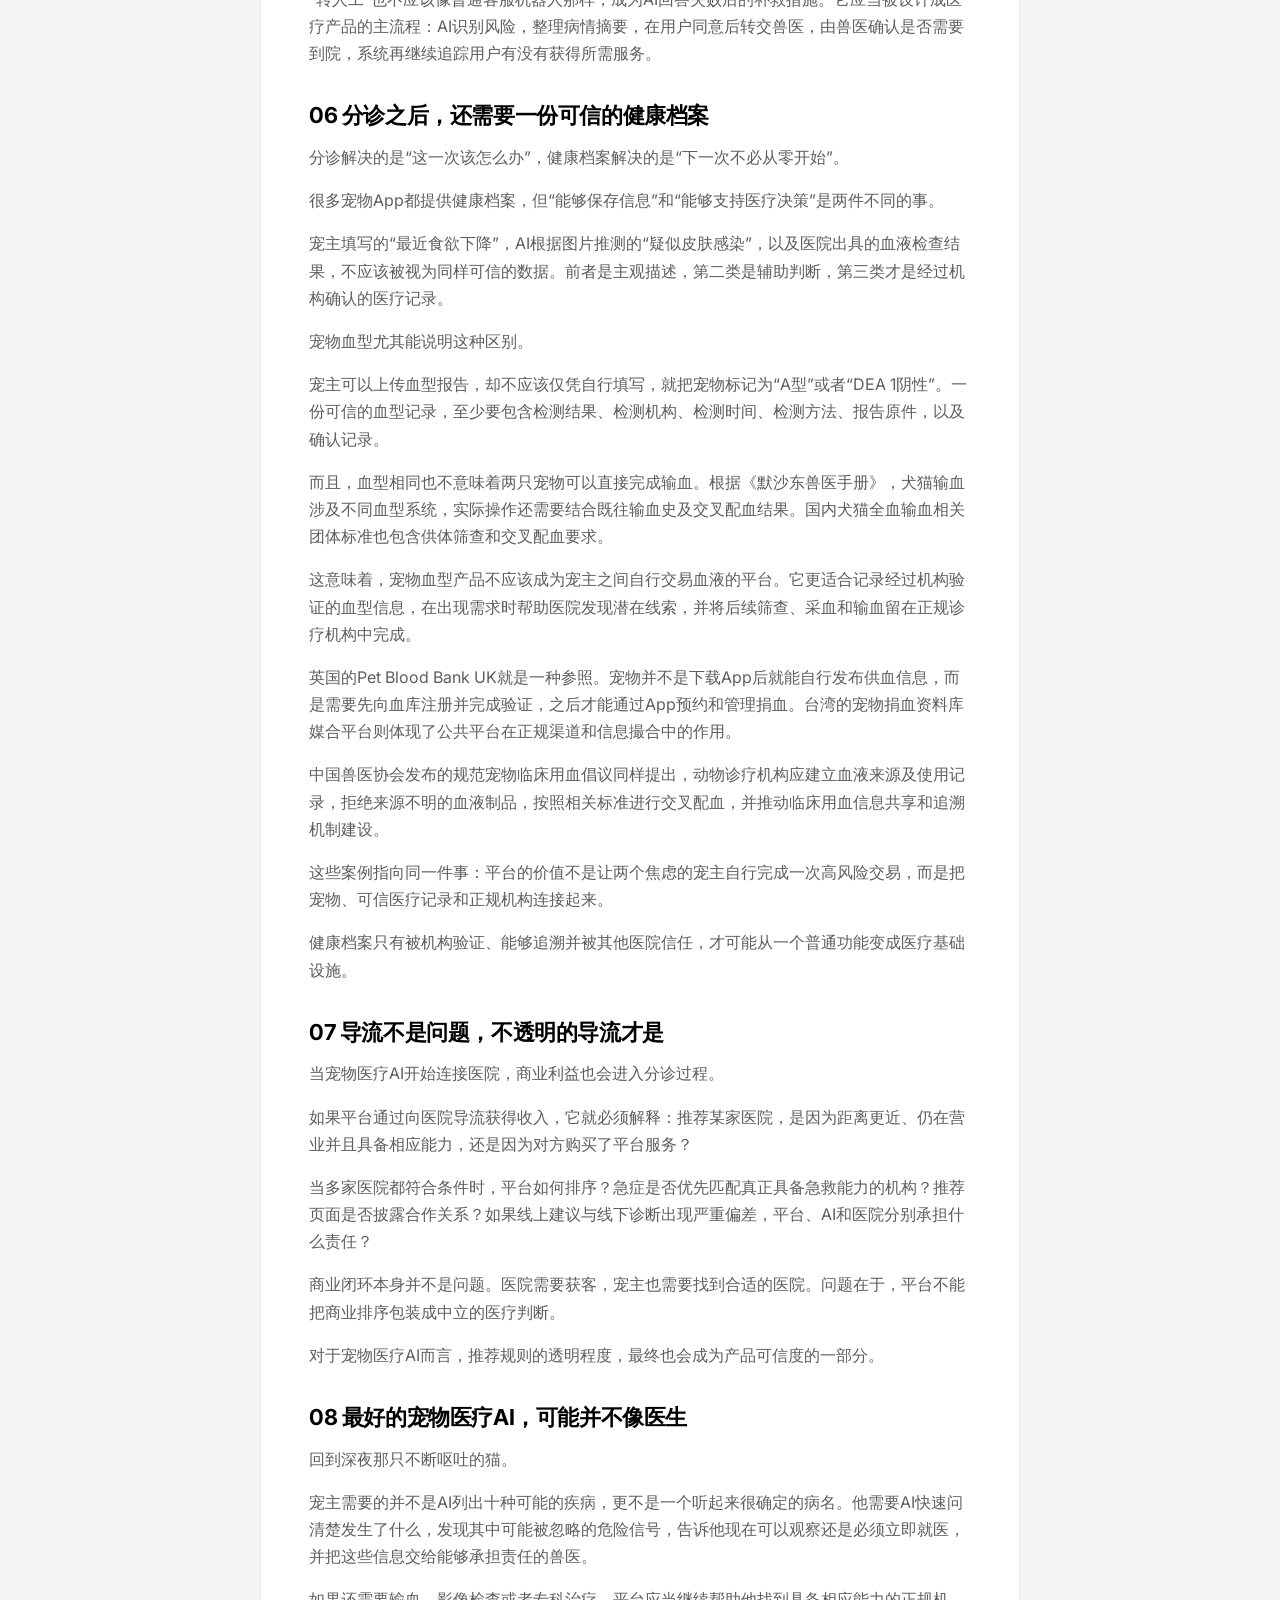
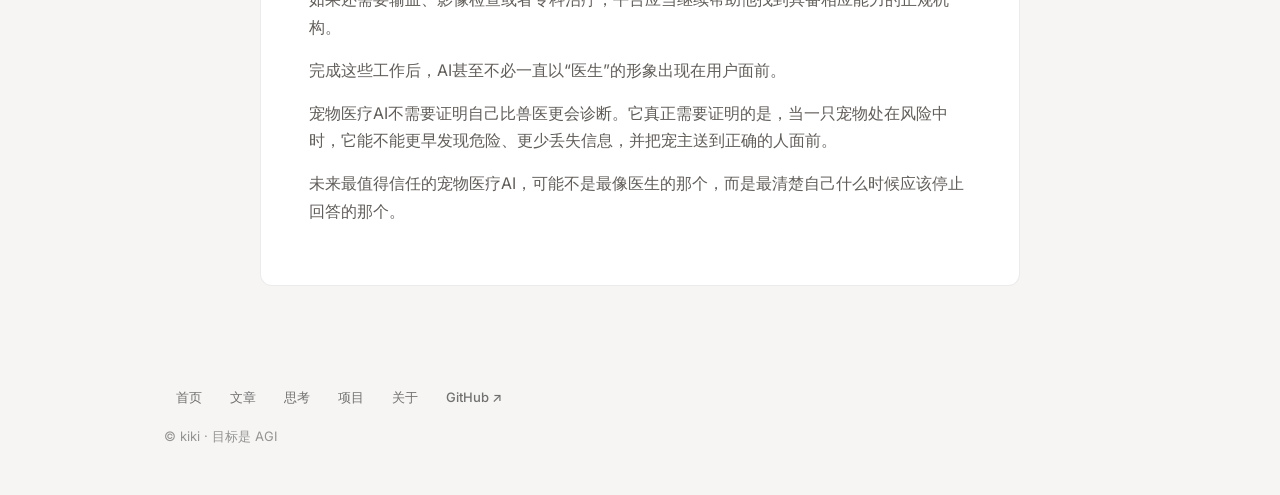
<file: articles/pet-medical-ai-triage.html>
<!DOCTYPE html>
<html lang="zh-CN">
<head>
<meta charset="UTF-8">
<meta name="viewport" content="width=device-width, initial-scale=1">
<title>宠物医疗 AI 真正的产品，不是“医生”，而是“分诊台” · kiki</title>
<link rel="stylesheet" href="../assets/css/style.css">
</head>
<body>
<header class="site-header">
  <div class="wrap">
    <div class="brand">
      <span class="name">kiki</span>
      <span class="tagline">目标是 AGI</span>
    </div>
    <nav class="nav">
      <a href="../index.html" class="">首页</a>
      <a href="../blog/index.html" class="">文章</a>
      <a href="../thought/index.html" class="">思考</a>
      <a href="../project/index.html" class="">项目</a>
      <a href="../about/index.html" class="">关于</a>
      <a href="https://github.com/kiki-lgtm-dot" target="_blank" rel="noopener">GitHub ↗</a>
    </nav>
  </div>
</header>
<main class="article-page">
  <article>
    <header class="article-head">
      <div class="cat"><a href="../blog/index.html" class="cat-tag">产品分析</a></div>
      <h1>宠物医疗 AI 真正的产品，不是“医生”，而是“分诊台”</h1>
      <div class="meta">2026-08-11 · 全文约 4778 字 · <span class="cat-tag">AI 应用</span><span class="cat-tag">医疗 AI</span><span class="cat-tag">产品分析</span></div>
    </header>
    <div class="article-cover"><img src="../assets/images/pet-medical-ai.png" alt="宠物医疗 AI 真正的产品，不是“医生”，而是“分诊台”"></div>
    <p class="article-lead">宠物医疗AI正成为行业新风口，但“AI医生”的定位可能误导用户。本文以宠智语为例，剖析其产品逻辑与数据透明度问题，提出AI更适合作为“分诊台”而非诊断者，并探讨医疗AI的安全指标与责任边界。</p>
    <div class="article-body">
<p>宠物医疗AI正成为行业新风口，但“AI医生”的定位可能误导用户。本文以宠智语为例，剖析其产品逻辑与数据透明度问题，提出AI更适合作为“分诊台”而非诊断者，并探讨医疗AI的安全指标与责任边界。</p>
<p>晚上十一点，一只猫突然开始呕吐。</p>
<p>宠主很难判断，这只是常见的吐毛球，还是误食异物、肠道梗阻，甚至某种需要立即处理的急症。此时搜索引擎能给出几十种可能，聊天式AI则会根据有限的描述，生成一段听起来相当完整的分析。</p>
<p>但宠主真正想知道的，往往不是一个疾病名称，而是三个更现实的问题：</p>
<p>现在要不要去医院？可以继续观察多久？附近哪家医院此刻能够处理？</p>
<p>这三个问题，恰好暴露了“AI宠物医生”这个产品概念中的错位。宠物医疗AI最迫切的任务，可能并不是像医生一样诊断疾病，而是判断事情有多紧急、还缺少哪些信息，以及什么时候必须把问题交给真正的兽医。</p>
<p>换句话说，宠物医疗AI更适合成为一个分诊台。</p>
<h2>01 “AI医生”是一个过于诱人的比喻</h2>
<p>“AI医生”很容易让用户理解产品，也很容易制造过高的期待。</p>
<p>当一款产品使用“极速诊断”“拍照诊断”“秒出结果”这样的表达时，用户通常会自然地认为：它不仅能分析症状，还能排除严重疾病，并据此给出相对可靠的处理建议。</p>
<p>然而，宠物医疗面对的信息缺口，可能比普通在线问诊还要大。</p>
<p>宠物无法直接描述疼痛的位置和程度。宠主观察到的“精神不好”，可能是短暂疲倦，也可能是疾病已经发展到一定程度后的表现。相同的呕吐、腹泻或者食欲下降，放在不同品种、年龄和既往病史的宠物身上，意味着完全不同的风险。</p>
<p>一张照片可以呈现皮肤红肿、眼部分泌物或者外伤，却无法替代体温、触诊、听诊、血液检查和影像检查。即便AI准确识别了照片中的异常，也不等于它已经找到了病因。</p>
<p>问题不在于AI能不能提供一些有价值的信息。真正的风险在于，生成式AI太擅长把不完整的信息组织成一个完整的答案。</p>
<p>普通聊天产品希望回答足够清晰、流畅、令人满意；医疗产品有时却必须主动破坏这种完整感。它需要明确告诉用户：“现有信息不足以排除紧急情况，请尽快联系兽医。”</p>
<p>在一般产品里，没有回答可能意味着失败。但在医疗场景中，及时停止回答，反而可能是正确结果。</p>
<h2>02 重新理解宠智语：问诊只是入口</h2>
<p>宠智语提供了一个很有代表性的观察样本。</p>
<p>根据宠智语官网展示的产品矩阵，它并不只是一款面向宠主的问诊App，而是同时连接宠主、兽医和宠物医院的双端平台。</p>
<p>面向宠主，宠智语提供拍照识别、文字咨询、健康档案、疫苗提醒和专家咨询；面向医院，它提供夜间接诊、常见问题应答、智能分诊和病历整理；面向医生，则试图把诊疗经验转化为“医生智能体”；此外，它还设计了一个“AI虚拟医院”，负责承接平台流量，并把有就医需求的用户导向合作医院。</p>
<p>把这些功能放在一起看，宠智语真正尝试建立的并不是一个单点的AI问诊工具，而是一条需求传递链：</p>
<p>宠主先把问题告诉AI，AI补充询问症状并整理信息，随后判断是否需要真人介入，再将用户导向兽医或合作医院，最终沉淀为健康记录。</p>
<p>这条链路的商业价值同样不在一次AI回答上。</p>
<p>宠智语官网自述，47%的咨询来自AI虚拟医院入口，20%的用户被跨院导流，夜间咨询约占总量的12.7%至21.5%；合作医院平均月均增收3200元以上，回本周期约为45天。另一篇由新浪转载的环球网报道则称，宠智语已服务超过300家动物诊疗机构，可以独立处理约80%的夜间常规咨询。</p>
<p>这些数据都指向同一件事：宠智语向医院出售的核心价值，是帮助医院接住原本可能流失的咨询，将其中具有就医需求的用户转化为患者。</p>
<p>不过，目前公开材料仍不足以证明这些数字的实际效果。</p>
<p>宠智语展示的合作医院案例全部经过匿名处理，外部无法核对具体医院、使用周期和统计方式。官网使用了“触达数十家合作医院”的说法，报道则称其服务超过300家动物诊疗机构，两者可能采用了不同统计口径，但公开资料没有解释。</p>
<p>更重要的是，现有数据集中在咨询量、用户增长、医院营收和回本周期上，却没有公开急症识别率、错误安抚率、漏诊率、真人接管率等与医疗安全直接相关的指标。</p>
<p>这会产生一个值得追问的问题：如果一款医疗AI只公布增长数据，却不公布安全数据，我们应该把它看作医疗产品，还是医院获客产品？</p>
<h2>03 从展示出来的产品，到能够验证的产品</h2>
<p>宠智语已经公开了一套相对完整的产品构想，但它的公开可验证程度仍然有限。</p>
<p>截至2026年8月，官网的App下载页虽然展示了iOS和Android下载按钮，但没有提供有效的应用商店地址或安装链接；页面中的两块“下载二维码”实际是普通的二维码图标。通过Apple中国区的公开应用搜索接口，也没有找到名称为“宠智语”或开发者为杭州宠语信息科技有限公司的应用。</p>
<p>官网还提供了“宠智语AI助手”入口，但公开页面展开后没有出现可以使用的问诊界面。页面宣称“隐私数据加密存储”，底部也设置了“隐私政策”和“服务条款”，但两个入口都链接回公司介绍区域，没有展示具体条款。</p>
<p>此外，公开页面没有说明合作医院名单、兽医资质如何展示、AI在什么情况下转交真人，以及用户上传的病历和照片是否会被用于模型训练。</p>
<p>这些现象不能证明整套产品不存在，也不能否定它可能已经通过其他渠道向医院交付。更准确的结论是：宠智语公开了一幅完成度很高的产品蓝图，但外部用户暂时难以验证它的真实交互、医疗安全机制和经营数据。</p>
<p>这种“展示层”和“可用层”之间的距离，在普通AI产品中或许只是产品成熟度问题；到了医疗场景，它会直接影响用户是否愿意把健康信息和紧急决策交给平台。</p>
<h2>04 如果AI是分诊台，它应该怎样工作</h2>
<p>把AI从“医生”重新定义为“分诊台”之后，产品的评价标准也会发生变化。</p>
<p>它首先应该做的不是回答，而是追问。</p>
<p>宠物的种类、年龄、体重、既往病史，症状从什么时候开始，精神、食欲、饮水和排泄是否发生变化，近期是否接触异物、药物或者有毒物质——这些问题看似基础，却决定了后续判断是否可靠。</p>
<p>AI的优势恰恰在这里。它可以全天候在线，可以按照标准流程反复追问，也不会因为医院繁忙而跳过基础信息。</p>
<p>信息相对完整之后，AI不必急着给出具体疾病名称，而可以先完成风险分级：哪些情况可以短暂居家观察，哪些情况应当在当天联系兽医，哪些情况需要尽快到院，哪些危险信号意味着不能继续等待。</p>
<p>随后，它可以把冗长的对话整理成一份简短的交接摘要，包括主要症状、持续时间、既往病史、危险信号，以及宠主已经采取的措施。</p>
<p>医生接手后，不必从“宠物多大、什么时候开始不舒服”重新问起，而能直接确认最关键的信息。</p>
<p>接下来才是平台真正可能形成壁垒的环节：匹配医疗资源。</p>
<p>一家医院是否正在营业，能否处理急诊，是否具备影像、检验、外科或者输血能力，是否接诊异宠，有没有对应专科医生——这些信息比一段泛化的疾病解释更难积累，也更接近宠主在紧急时刻真正需要的答案。</p>
<p>AI减少的不是兽医这个角色，而是宠主抵达正确兽医之前的时间和信息损耗。</p>
<h2>05 最重要的指标，是AI有没有及时闭嘴</h2>
<p>如果按照分诊产品来评价宠物医疗AI，回答准确率就不应该是唯一指标。</p>
<p>一款产品至少需要公开或持续监测：</p>
<ul><li>有多少危险情况被正确识别；</li><li>有多少急症被错误建议继续观察；</li><li>多少咨询最终转交真人兽医；</li><li>识别风险后多久能获得人工响应；</li><li>医生收到的病情摘要是否完整；</li><li>用户到院后，线上风险分级与线下判断是否一致。</li></ul>
<p>其中最重要的，可能是“错误安抚率”。</p>
<p>医疗AI给出一个过度谨慎的建议，可能让宠主多跑一次医院；但如果它用一段流畅的分析让宠主误以为问题不严重，代价可能是延误治疗。</p>
<p>在责任表达上，医院端产品已经出现了一些不同做法。例如宠擎AI明确表示，AI生成的内容仅供参考，正式报告和临床沟通需要医生确认，最终决策由执业兽医作出。</p>
<p>相比之下，宠智语公开文案频繁使用“AI极速诊断”“拍照诊断”和“面诊级服务体验”等表达，却没有在显著位置说明AI结果是否仅供参考、哪些情况必须转交兽医，以及最终由谁承担判断责任。</p>
<p>这并不意味着宠物医疗AI不能作出任何判断，而是用户需要随时知道三件事：现在是谁在判断，判断依据是什么，下一步应该由谁负责。</p>
<p>“转人工”也不应该像普通客服机器人那样，成为AI回答失败后的补救措施。它应当被设计成医疗产品的主流程：AI识别风险，整理病情摘要，在用户同意后转交兽医，由兽医确认是否需要到院，系统再继续追踪用户有没有获得所需服务。</p>
<h2>06 分诊之后，还需要一份可信的健康档案</h2>
<p>分诊解决的是“这一次该怎么办”，健康档案解决的是“下一次不必从零开始”。</p>
<p>很多宠物App都提供健康档案，但“能够保存信息”和“能够支持医疗决策”是两件不同的事。</p>
<p>宠主填写的“最近食欲下降”，AI根据图片推测的“疑似皮肤感染”，以及医院出具的血液检查结果，不应该被视为同样可信的数据。前者是主观描述，第二类是辅助判断，第三类才是经过机构确认的医疗记录。</p>
<p>宠物血型尤其能说明这种区别。</p>
<p>宠主可以上传血型报告，却不应该仅凭自行填写，就把宠物标记为“A型”或者“DEA 1阴性”。一份可信的血型记录，至少要包含检测结果、检测机构、检测时间、检测方法、报告原件，以及确认记录。</p>
<p>而且，血型相同也不意味着两只宠物可以直接完成输血。根据《默沙东兽医手册》，犬猫输血涉及不同血型系统，实际操作还需要结合既往输血史及交叉配血结果。国内犬猫全血输血相关团体标准也包含供体筛查和交叉配血要求。</p>
<p>这意味着，宠物血型产品不应该成为宠主之间自行交易血液的平台。它更适合记录经过机构验证的血型信息，在出现需求时帮助医院发现潜在线索，并将后续筛查、采血和输血留在正规诊疗机构中完成。</p>
<p>英国的Pet Blood Bank UK就是一种参照。宠物并不是下载App后就能自行发布供血信息，而是需要先向血库注册并完成验证，之后才能通过App预约和管理捐血。台湾的宠物捐血资料库媒合平台则体现了公共平台在正规渠道和信息撮合中的作用。</p>
<p>中国兽医协会发布的规范宠物临床用血倡议同样提出，动物诊疗机构应建立血液来源及使用记录，拒绝来源不明的血液制品，按照相关标准进行交叉配血，并推动临床用血信息共享和追溯机制建设。</p>
<p>这些案例指向同一件事：平台的价值不是让两个焦虑的宠主自行完成一次高风险交易，而是把宠物、可信医疗记录和正规机构连接起来。</p>
<p>健康档案只有被机构验证、能够追溯并被其他医院信任，才可能从一个普通功能变成医疗基础设施。</p>
<h2>07 导流不是问题，不透明的导流才是</h2>
<p>当宠物医疗AI开始连接医院，商业利益也会进入分诊过程。</p>
<p>如果平台通过向医院导流获得收入，它就必须解释：推荐某家医院，是因为距离更近、仍在营业并且具备相应能力，还是因为对方购买了平台服务？</p>
<p>当多家医院都符合条件时，平台如何排序？急症是否优先匹配真正具备急救能力的机构？推荐页面是否披露合作关系？如果线上建议与线下诊断出现严重偏差，平台、AI和医院分别承担什么责任？</p>
<p>商业闭环本身并不是问题。医院需要获客，宠主也需要找到合适的医院。问题在于，平台不能把商业排序包装成中立的医疗判断。</p>
<p>对于宠物医疗AI而言，推荐规则的透明程度，最终也会成为产品可信度的一部分。</p>
<h2>08 最好的宠物医疗AI，可能并不像医生</h2>
<p>回到深夜那只不断呕吐的猫。</p>
<p>宠主需要的并不是AI列出十种可能的疾病，更不是一个听起来很确定的病名。他需要AI快速问清楚发生了什么，发现其中可能被忽略的危险信号，告诉他现在可以观察还是必须立即就医，并把这些信息交给能够承担责任的兽医。</p>
<p>如果还需要输血、影像检查或者专科治疗，平台应当继续帮助他找到具备相应能力的正规机构。</p>
<p>完成这些工作后，AI甚至不必一直以“医生”的形象出现在用户面前。</p>
<p>宠物医疗AI不需要证明自己比兽医更会诊断。它真正需要证明的是，当一只宠物处在风险中时，它能不能更早发现危险、更少丢失信息，并把宠主送到正确的人面前。</p>
<p>未来最值得信任的宠物医疗AI，可能不是最像医生的那个，而是最清楚自己什么时候应该停止回答的那个。</p>

    </div>
  </article>
</main>
<footer class="site-footer">
  <div class="wrap">
    <nav class="footer-links"><a href="../index.html" class="">首页</a>
      <a href="../blog/index.html" class="">文章</a>
      <a href="../thought/index.html" class="">思考</a>
      <a href="../project/index.html" class="">项目</a>
      <a href="../about/index.html" class="">关于</a>
      <a href="https://github.com/kiki-lgtm-dot" target="_blank" rel="noopener">GitHub ↗</a></nav>
    <div class="copyright">© kiki · 目标是 AGI</div>
  </div>
</footer>
</body>
</html>
</file>
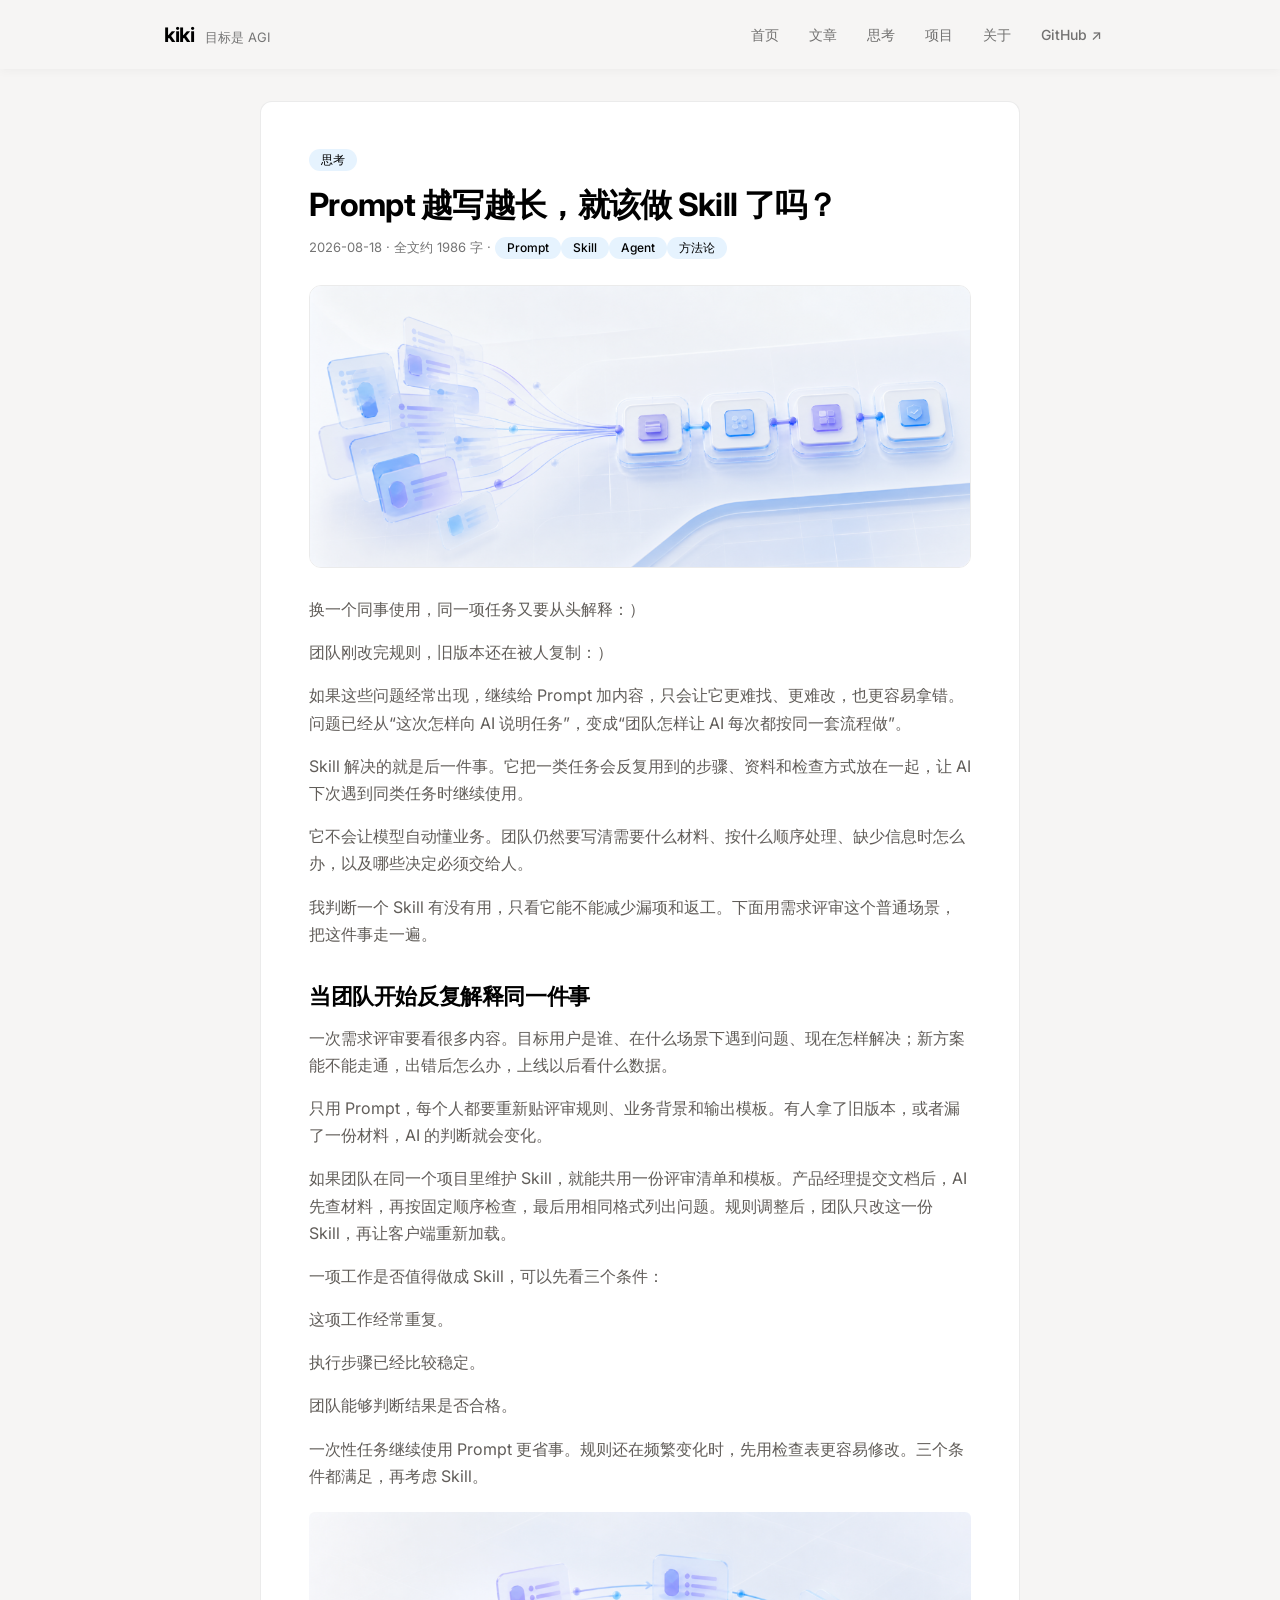
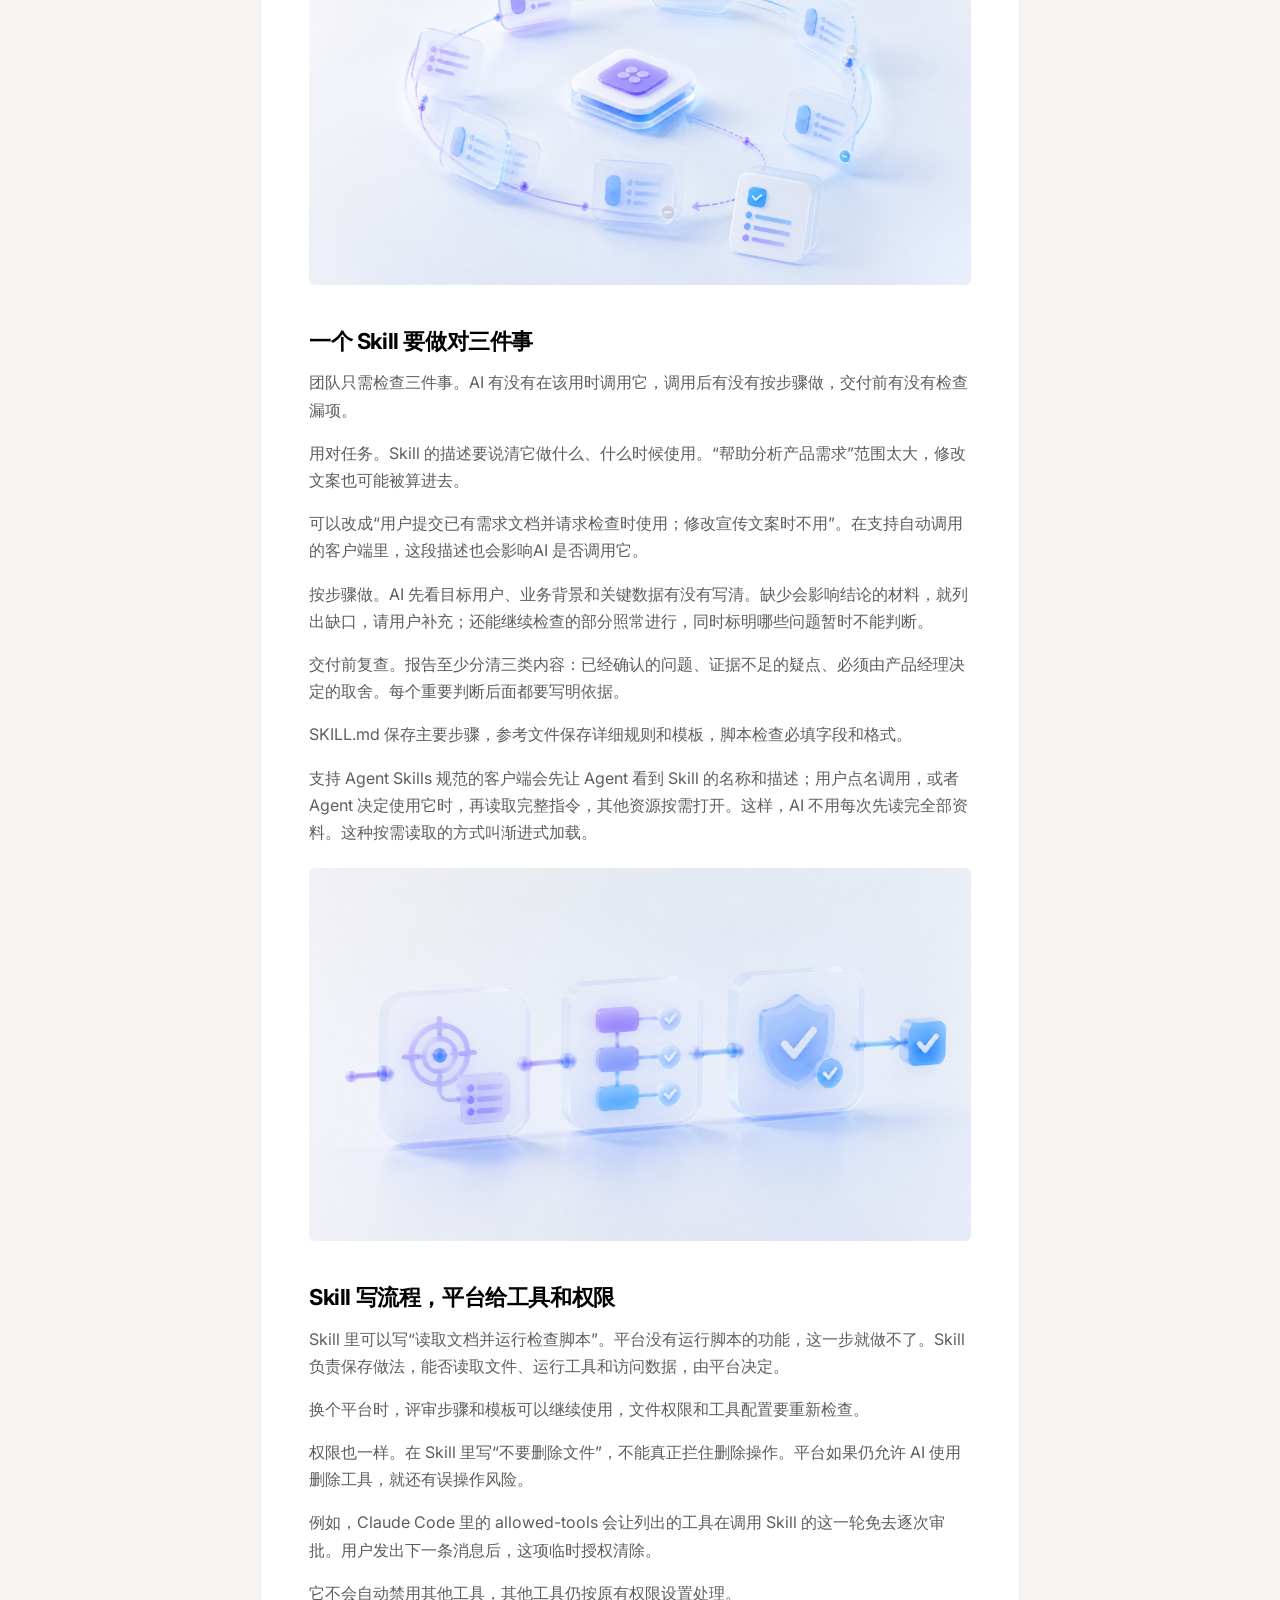
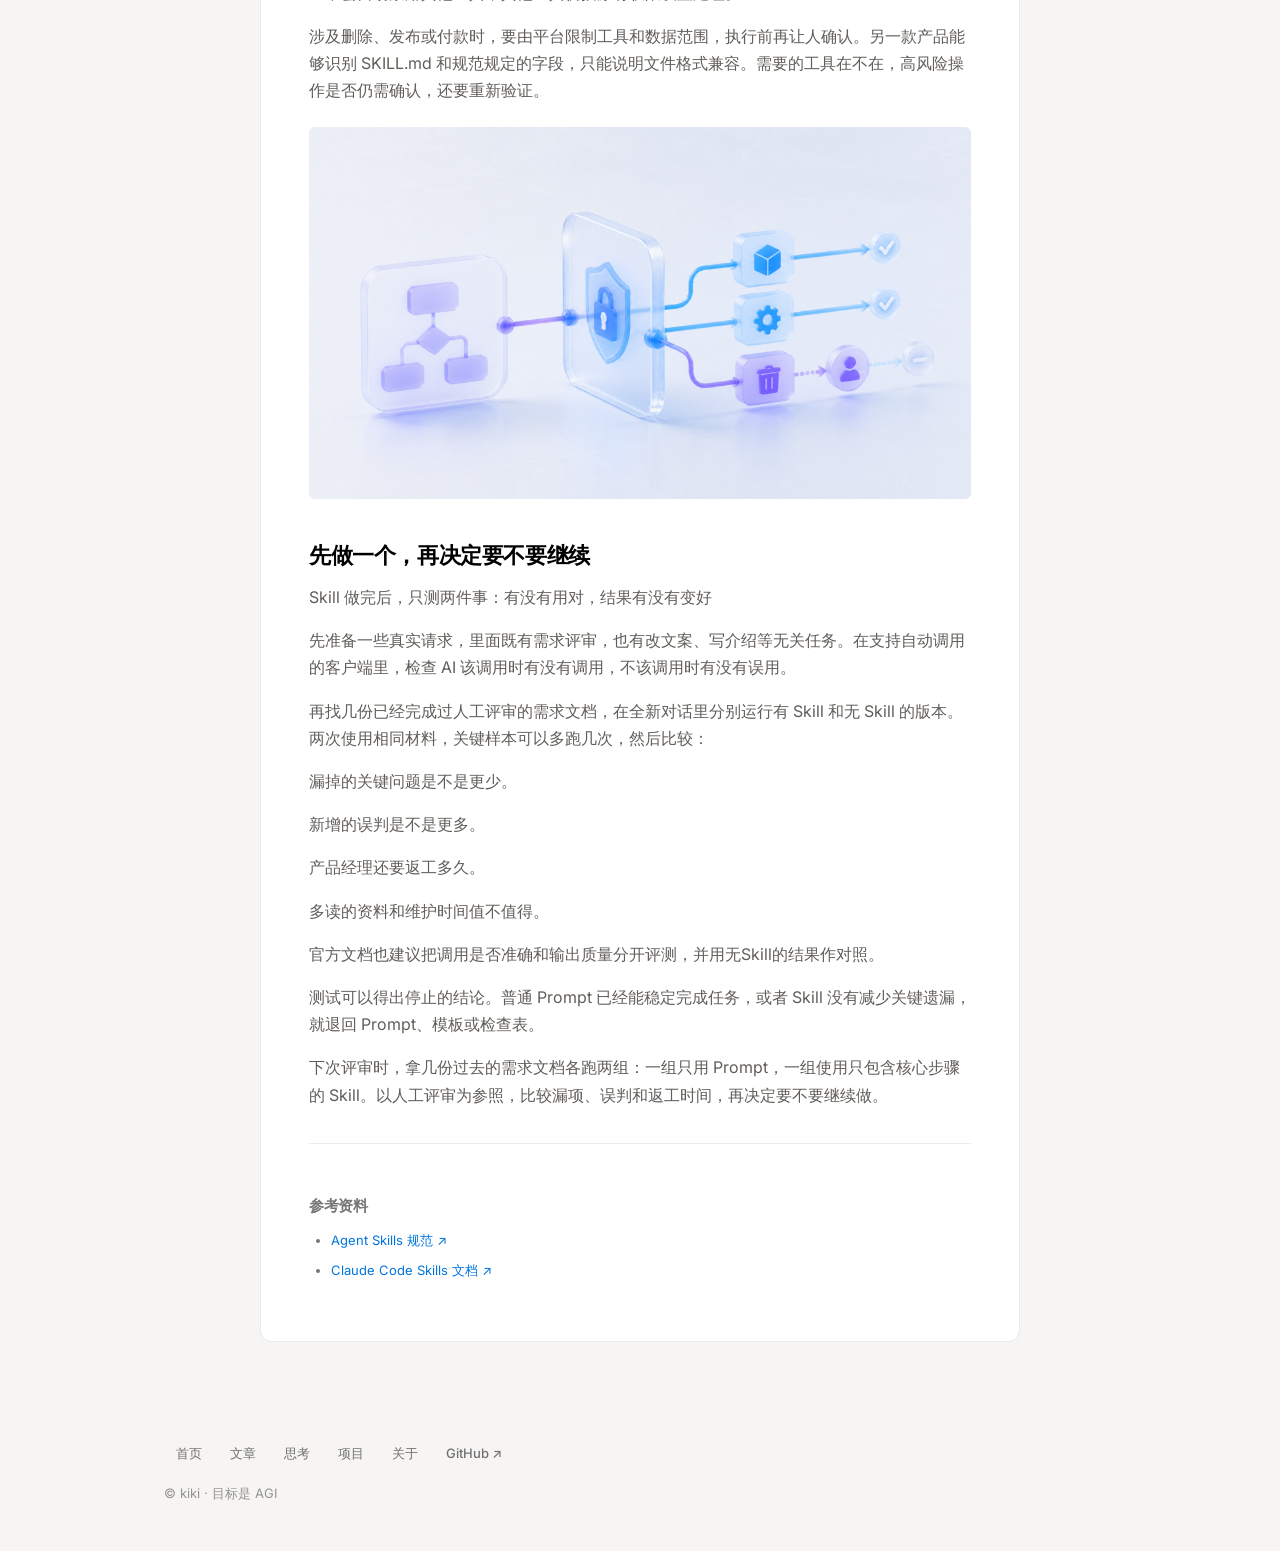
<file: articles/prompt-to-skill.html>
<!DOCTYPE html>
<html lang="zh-CN">
<head>
<meta charset="UTF-8">
<meta name="viewport" content="width=device-width, initial-scale=1">
<title>Prompt 越写越长，就该做 Skill 了吗？ · kiki</title>
<link rel="stylesheet" href="../assets/css/style.css">
</head>
<body>
<header class="site-header">
  <div class="wrap">
    <div class="brand">
      <span class="name">kiki</span>
      <span class="tagline">目标是 AGI</span>
    </div>
    <nav class="nav">
      <a href="../index.html" class="">首页</a>
      <a href="../blog/index.html" class="">文章</a>
      <a href="../thought/index.html" class="">思考</a>
      <a href="../project/index.html" class="">项目</a>
      <a href="../about/index.html" class="">关于</a>
      <a href="https://github.com/kiki-lgtm-dot" target="_blank" rel="noopener">GitHub ↗</a>
    </nav>
  </div>
</header>
<main class="article-page">
  <article>
    <header class="article-head">
      <div class="cat"><a href="../blog/index.html" class="cat-tag">思考</a></div>
      <h1>Prompt 越写越长，就该做 Skill 了吗？</h1>
      <div class="meta">2026-08-18 · 全文约 1986 字 · <span class="cat-tag">Prompt</span><span class="cat-tag">Skill</span><span class="cat-tag">Agent</span><span class="cat-tag">方法论</span></div>
    </header>
    <div class="article-cover"><img src="../assets/images/wechat/prompt-to-skill-01.png" alt="Prompt 越写越长，就该做 Skill 了吗？"></div>
    
    <div class="article-body">
<p>换一个同事使用，同一项任务又要从头解释：）</p>
<p>团队刚改完规则，旧版本还在被人复制：）</p>
<p>如果这些问题经常出现，继续给 Prompt 加内容，只会让它更难找、更难改，也更容易拿错。问题已经从“这次怎样向 AI 说明任务”，变成“团队怎样让 AI 每次都按同一套流程做”。</p>
<p>Skill 解决的就是后一件事。它把一类任务会反复用到的步骤、资料和检查方式放在一起，让 AI 下次遇到同类任务时继续使用。</p>
<p>它不会让模型自动懂业务。团队仍然要写清需要什么材料、按什么顺序处理、缺少信息时怎么办，以及哪些决定必须交给人。</p>
<p>我判断一个 Skill 有没有用，只看它能不能减少漏项和返工。下面用需求评审这个普通场景，把这件事走一遍。</p>
<h2>当团队开始反复解释同一件事</h2>
<p>一次需求评审要看很多内容。目标用户是谁、在什么场景下遇到问题、现在怎样解决；新方案能不能走通，出错后怎么办，上线以后看什么数据。</p>
<p>只用 Prompt，每个人都要重新贴评审规则、业务背景和输出模板。有人拿了旧版本，或者漏了一份材料，AI 的判断就会变化。</p>
<p>如果团队在同一个项目里维护 Skill，就能共用一份评审清单和模板。产品经理提交文档后，AI 先查材料，再按固定顺序检查，最后用相同格式列出问题。规则调整后，团队只改这一份 Skill，再让客户端重新加载。</p>
<p>一项工作是否值得做成 Skill，可以先看三个条件：</p>
<p>这项工作经常重复。</p>
<p>执行步骤已经比较稳定。</p>
<p>团队能够判断结果是否合格。</p>
<p>一次性任务继续使用 Prompt 更省事。规则还在频繁变化时，先用检查表更容易修改。三个条件都满足，再考虑 Skill。</p>
<p style="text-align:center;margin:22px 0;"><img src="../assets/images/wechat/prompt-to-skill-02.png" alt="" style="max-width:100%;height:auto;border-radius:6px;"></p>
<h2>一个 Skill 要做对三件事</h2>
<p>团队只需检查三件事。AI 有没有在该用时调用它，调用后有没有按步骤做，交付前有没有检查漏项。</p>
<p>用对任务。Skill 的描述要说清它做什么、什么时候使用。“帮助分析产品需求”范围太大，修改文案也可能被算进去。</p>
<p>可以改成“用户提交已有需求文档并请求检查时使用；修改宣传文案时不用”。在支持自动调用的客户端里，这段描述也会影响AI 是否调用它。</p>
<p>按步骤做。AI 先看目标用户、业务背景和关键数据有没有写清。缺少会影响结论的材料，就列出缺口，请用户补充；还能继续检查的部分照常进行，同时标明哪些问题暂时不能判断。</p>
<p>交付前复查。报告至少分清三类内容：已经确认的问题、证据不足的疑点、必须由产品经理决定的取舍。每个重要判断后面都要写明依据。</p>
<p>SKILL.md 保存主要步骤，参考文件保存详细规则和模板，脚本检查必填字段和格式。</p>
<p>支持 Agent Skills 规范的客户端会先让 Agent 看到 Skill 的名称和描述；用户点名调用，或者 Agent 决定使用它时，再读取完整指令，其他资源按需打开。这样，AI 不用每次先读完全部资料。这种按需读取的方式叫渐进式加载。</p>
<p style="text-align:center;margin:22px 0;"><img src="../assets/images/wechat/prompt-to-skill-03.png" alt="" style="max-width:100%;height:auto;border-radius:6px;"></p>
<h2>Skill 写流程，平台给工具和权限</h2>
<p>Skill 里可以写“读取文档并运行检查脚本”。平台没有运行脚本的功能，这一步就做不了。Skill 负责保存做法，能否读取文件、运行工具和访问数据，由平台决定。</p>
<p>换个平台时，评审步骤和模板可以继续使用，文件权限和工具配置要重新检查。</p>
<p>权限也一样。在 Skill 里写“不要删除文件”，不能真正拦住删除操作。平台如果仍允许 AI 使用删除工具，就还有误操作风险。</p>
<p>例如，Claude Code 里的 allowed-tools 会让列出的工具在调用 Skill 的这一轮免去逐次审批。用户发出下一条消息后，这项临时授权清除。</p>
<p>它不会自动禁用其他工具，其他工具仍按原有权限设置处理。</p>
<p>涉及删除、发布或付款时，要由平台限制工具和数据范围，执行前再让人确认。另一款产品能够识别 SKILL.md 和规范规定的字段，只能说明文件格式兼容。需要的工具在不在，高风险操作是否仍需确认，还要重新验证。</p>
<p style="text-align:center;margin:22px 0;"><img src="../assets/images/wechat/prompt-to-skill-04.png" alt="" style="max-width:100%;height:auto;border-radius:6px;"></p>
<h2>先做一个，再决定要不要继续</h2>
<p>Skill 做完后，只测两件事：有没有用对，结果有没有变好</p>
<p>先准备一些真实请求，里面既有需求评审，也有改文案、写介绍等无关任务。在支持自动调用的客户端里，检查 AI 该调用时有没有调用，不该调用时有没有误用。</p>
<p>再找几份已经完成过人工评审的需求文档，在全新对话里分别运行有 Skill 和无 Skill 的版本。两次使用相同材料，关键样本可以多跑几次，然后比较：</p>
<p>漏掉的关键问题是不是更少。</p>
<p>新增的误判是不是更多。</p>
<p>产品经理还要返工多久。</p>
<p>多读的资料和维护时间值不值得。</p>
<p>官方文档也建议把调用是否准确和输出质量分开评测，并用无Skill的结果作对照。</p>
<p>测试可以得出停止的结论。普通 Prompt 已经能稳定完成任务，或者 Skill 没有减少关键遗漏，就退回 Prompt、模板或检查表。</p>
<p>下次评审时，拿几份过去的需求文档各跑两组：一组只用 Prompt，一组使用只包含核心步骤的 Skill。以人工评审为参照，比较漏项、误判和返工时间，再决定要不要继续做。</p>
<div class="refs"><h2>参考资料</h2><ul><li><a href="https://agentskills.io/specification" target="_blank" rel="noopener">Agent Skills 规范 ↗</a></li><li><a href="https://code.claude.com/docs/en/skills" target="_blank" rel="noopener">Claude Code Skills 文档 ↗</a></li></ul></div>
    </div>
  </article>
</main>
<footer class="site-footer">
  <div class="wrap">
    <nav class="footer-links"><a href="../index.html" class="">首页</a>
      <a href="../blog/index.html" class="">文章</a>
      <a href="../thought/index.html" class="">思考</a>
      <a href="../project/index.html" class="">项目</a>
      <a href="../about/index.html" class="">关于</a>
      <a href="https://github.com/kiki-lgtm-dot" target="_blank" rel="noopener">GitHub ↗</a></nav>
    <div class="copyright">© kiki · 目标是 AGI</div>
  </div>
</footer>
</body>
</html>
</file>
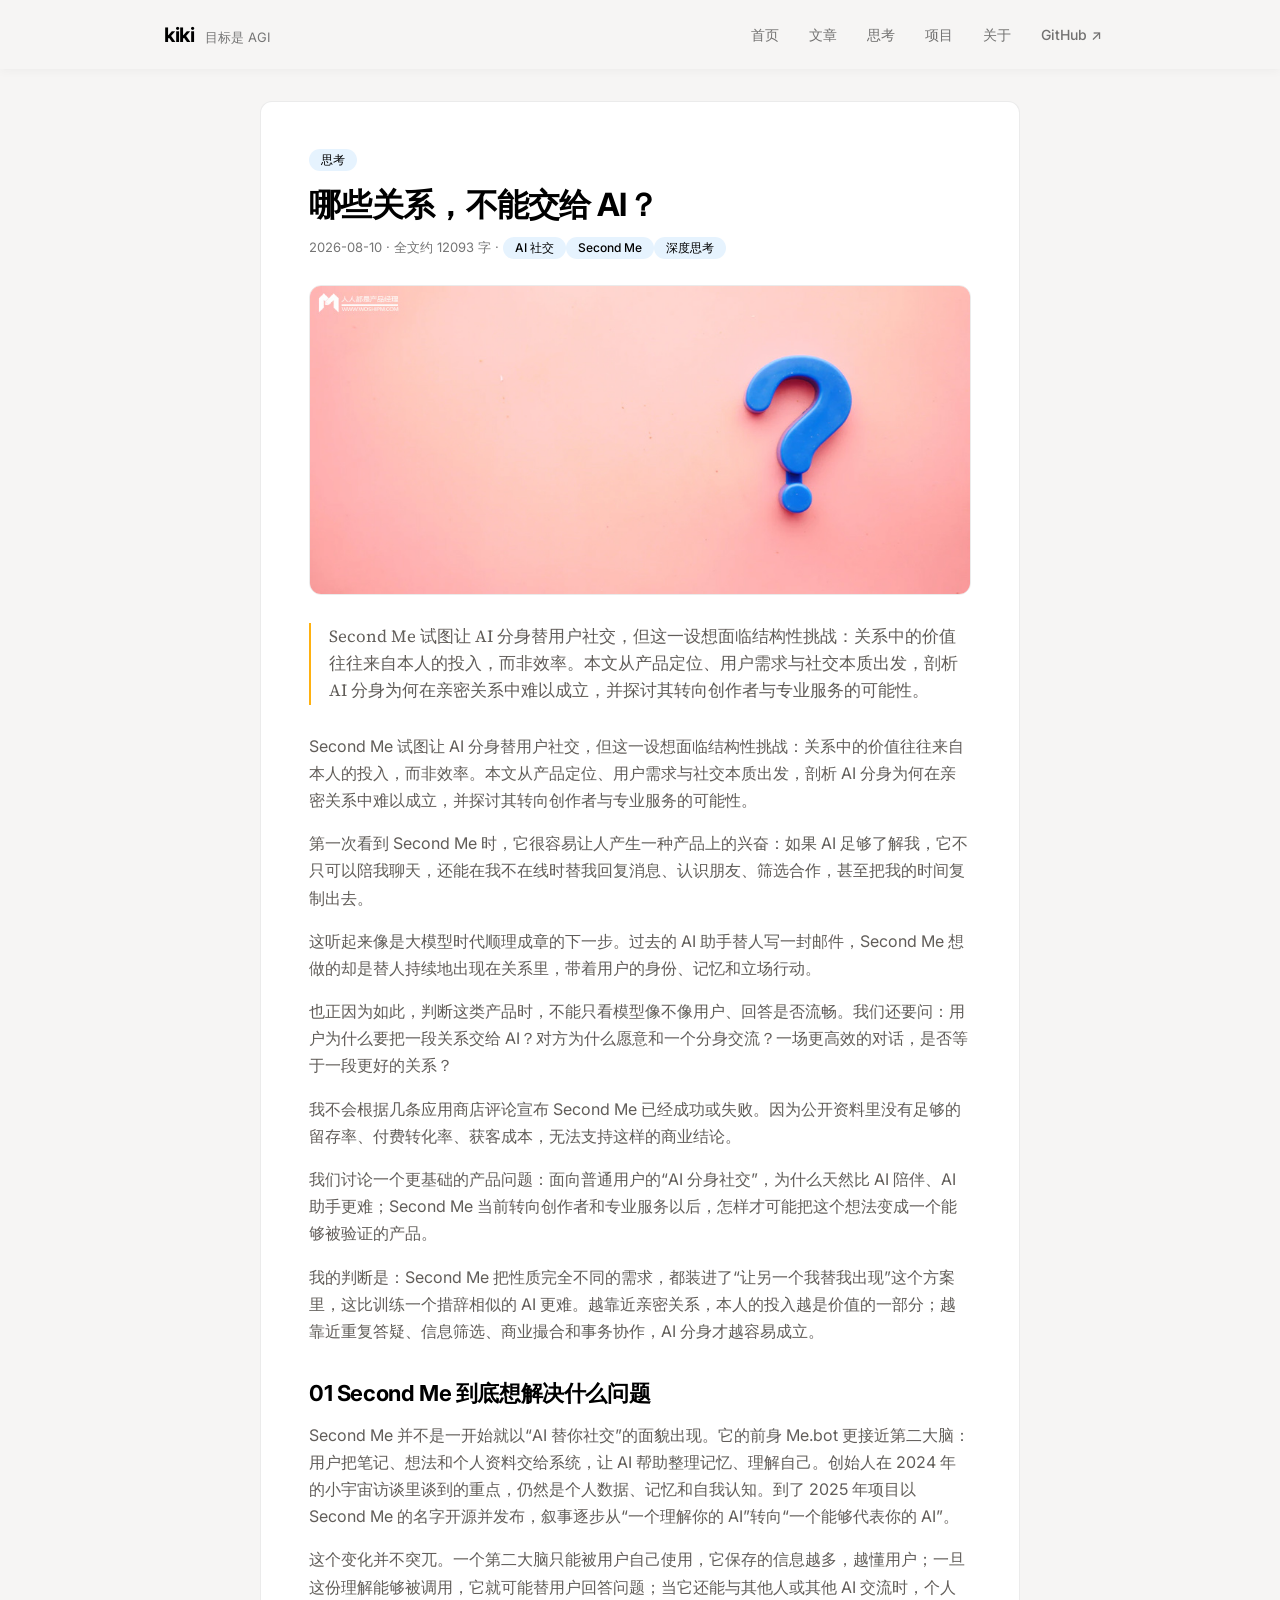
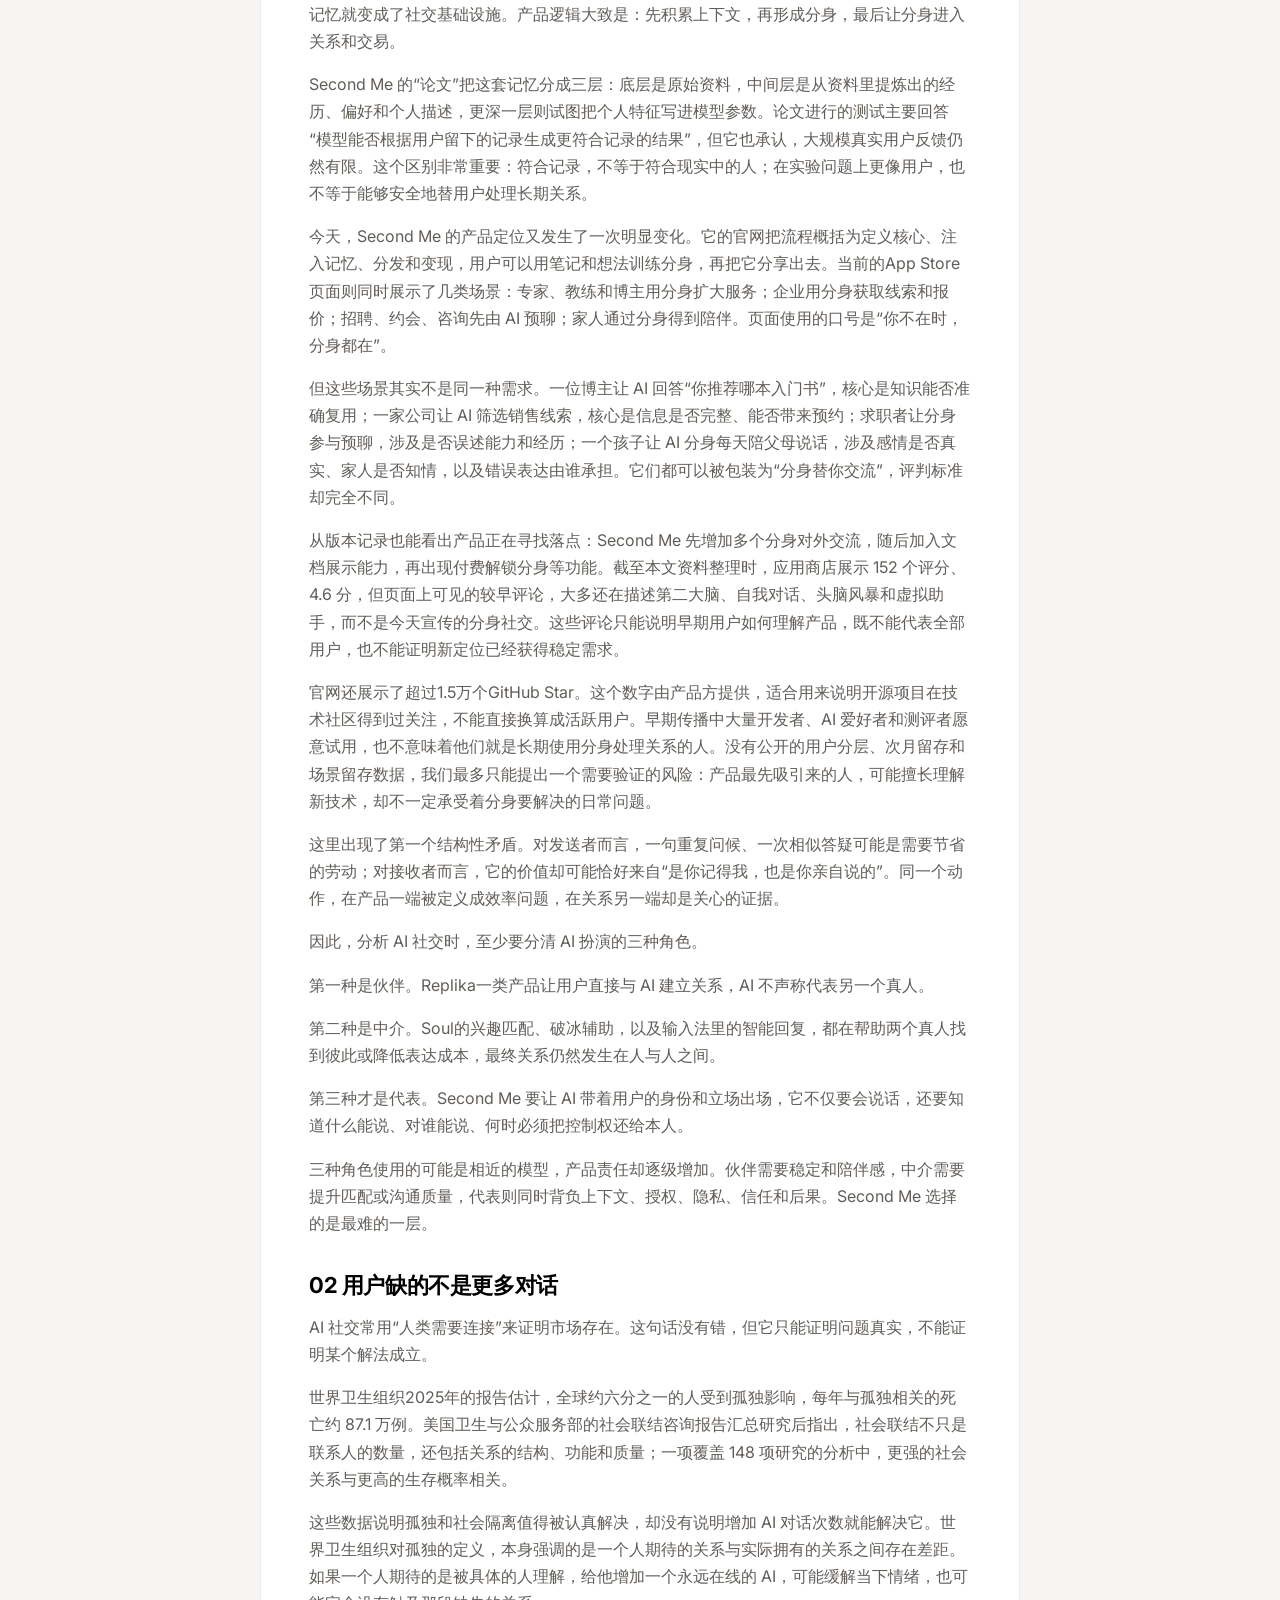
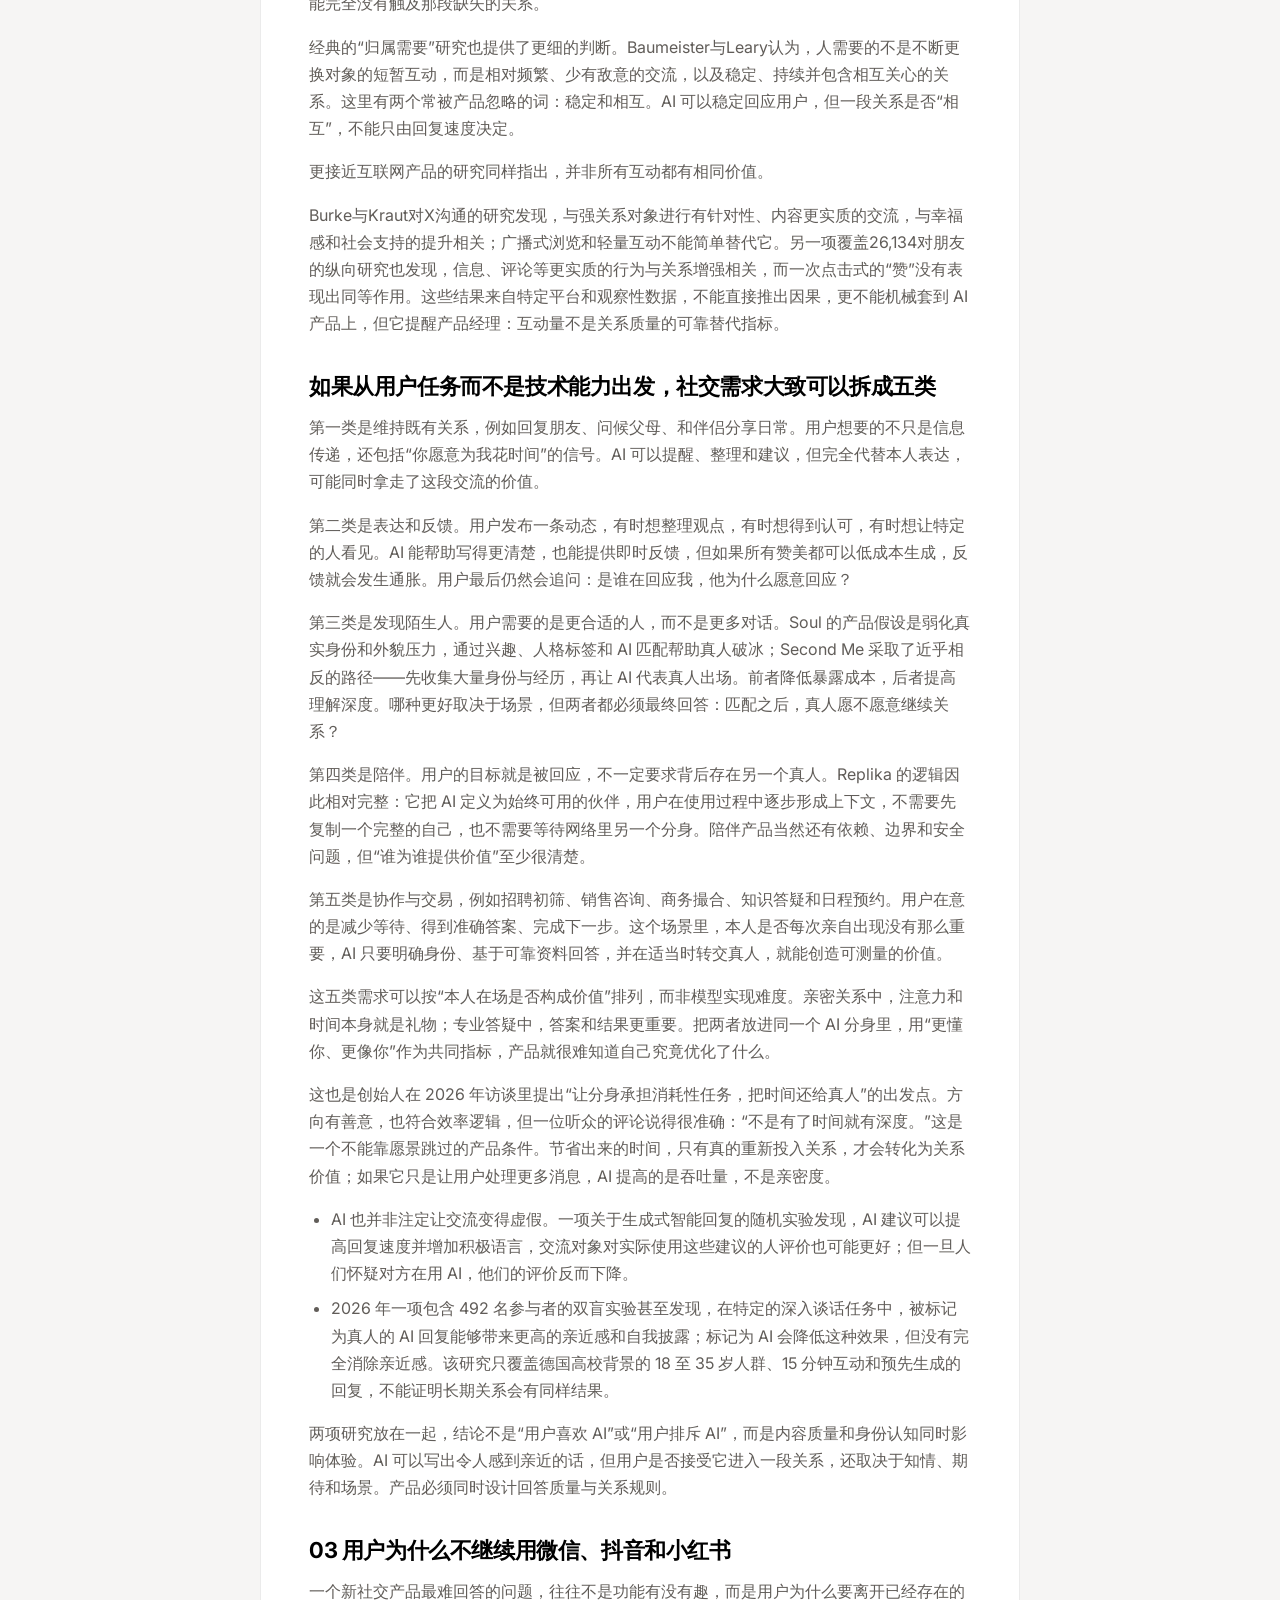
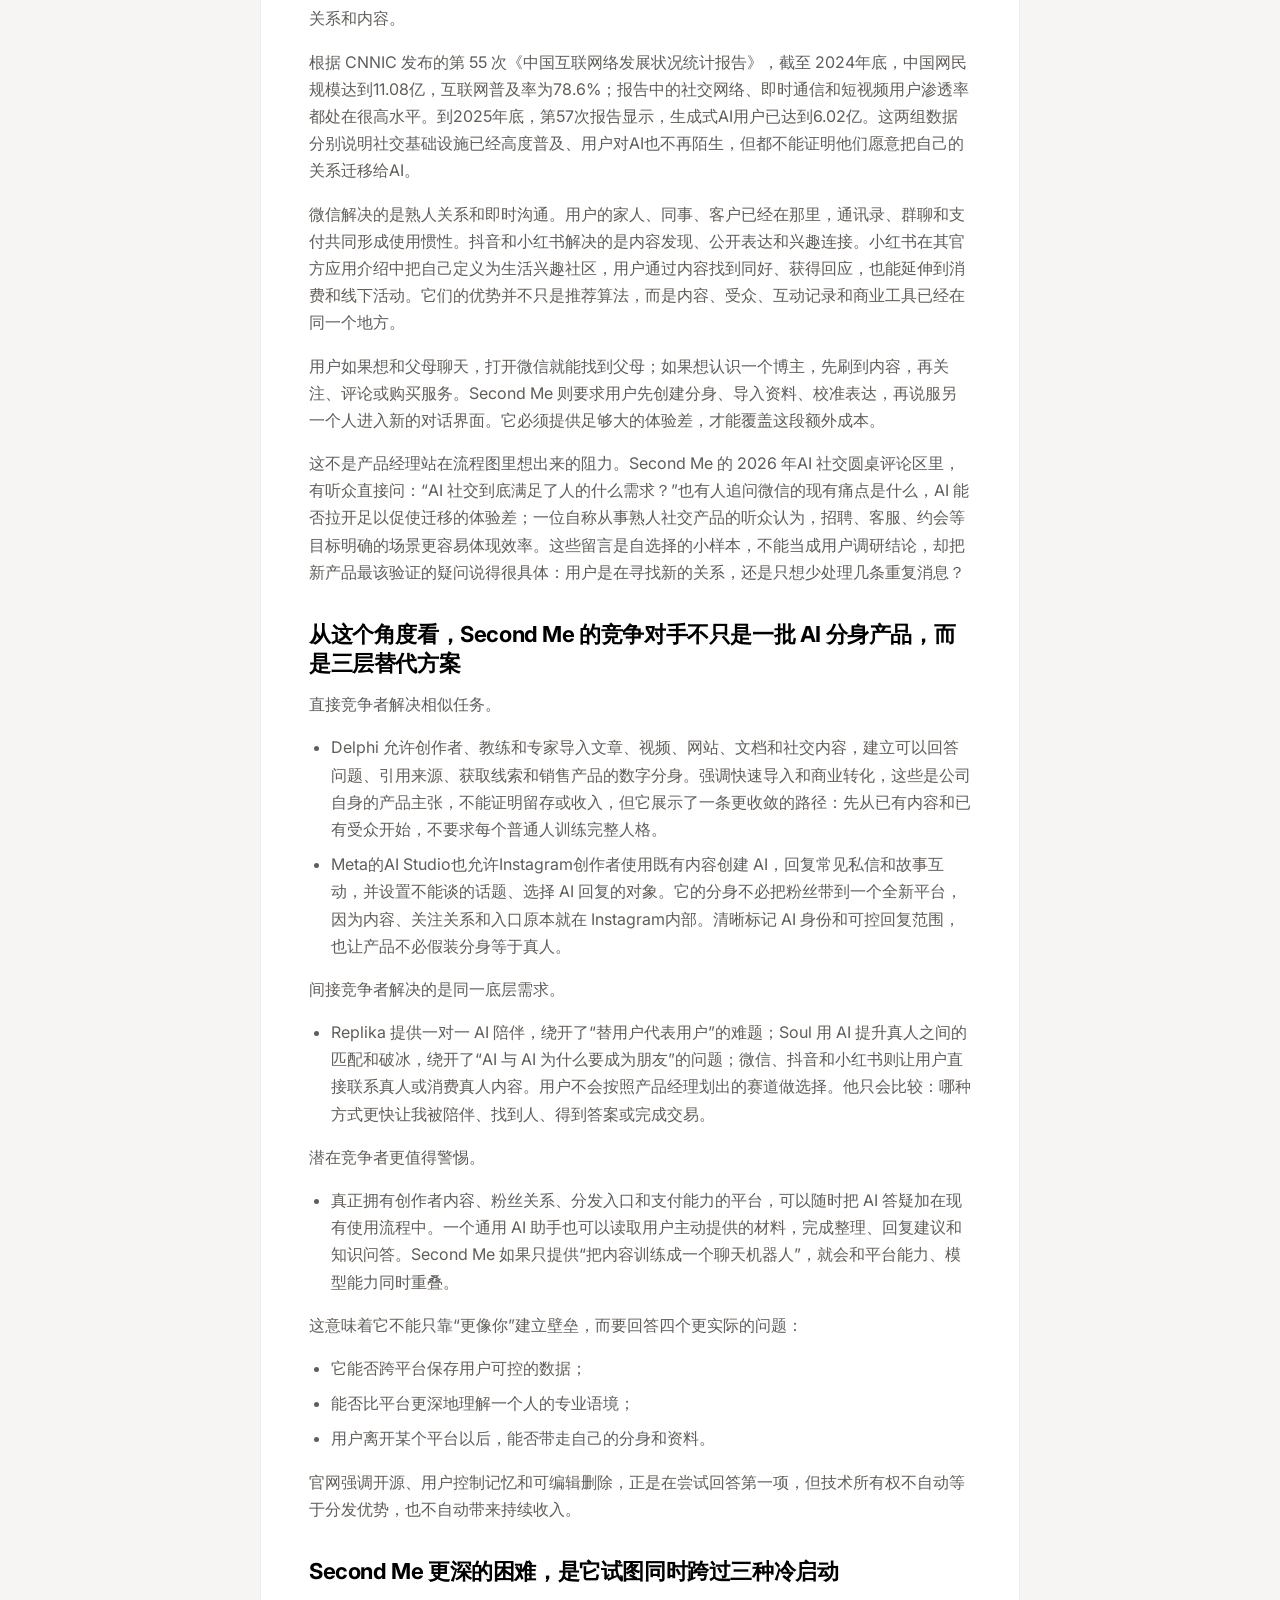
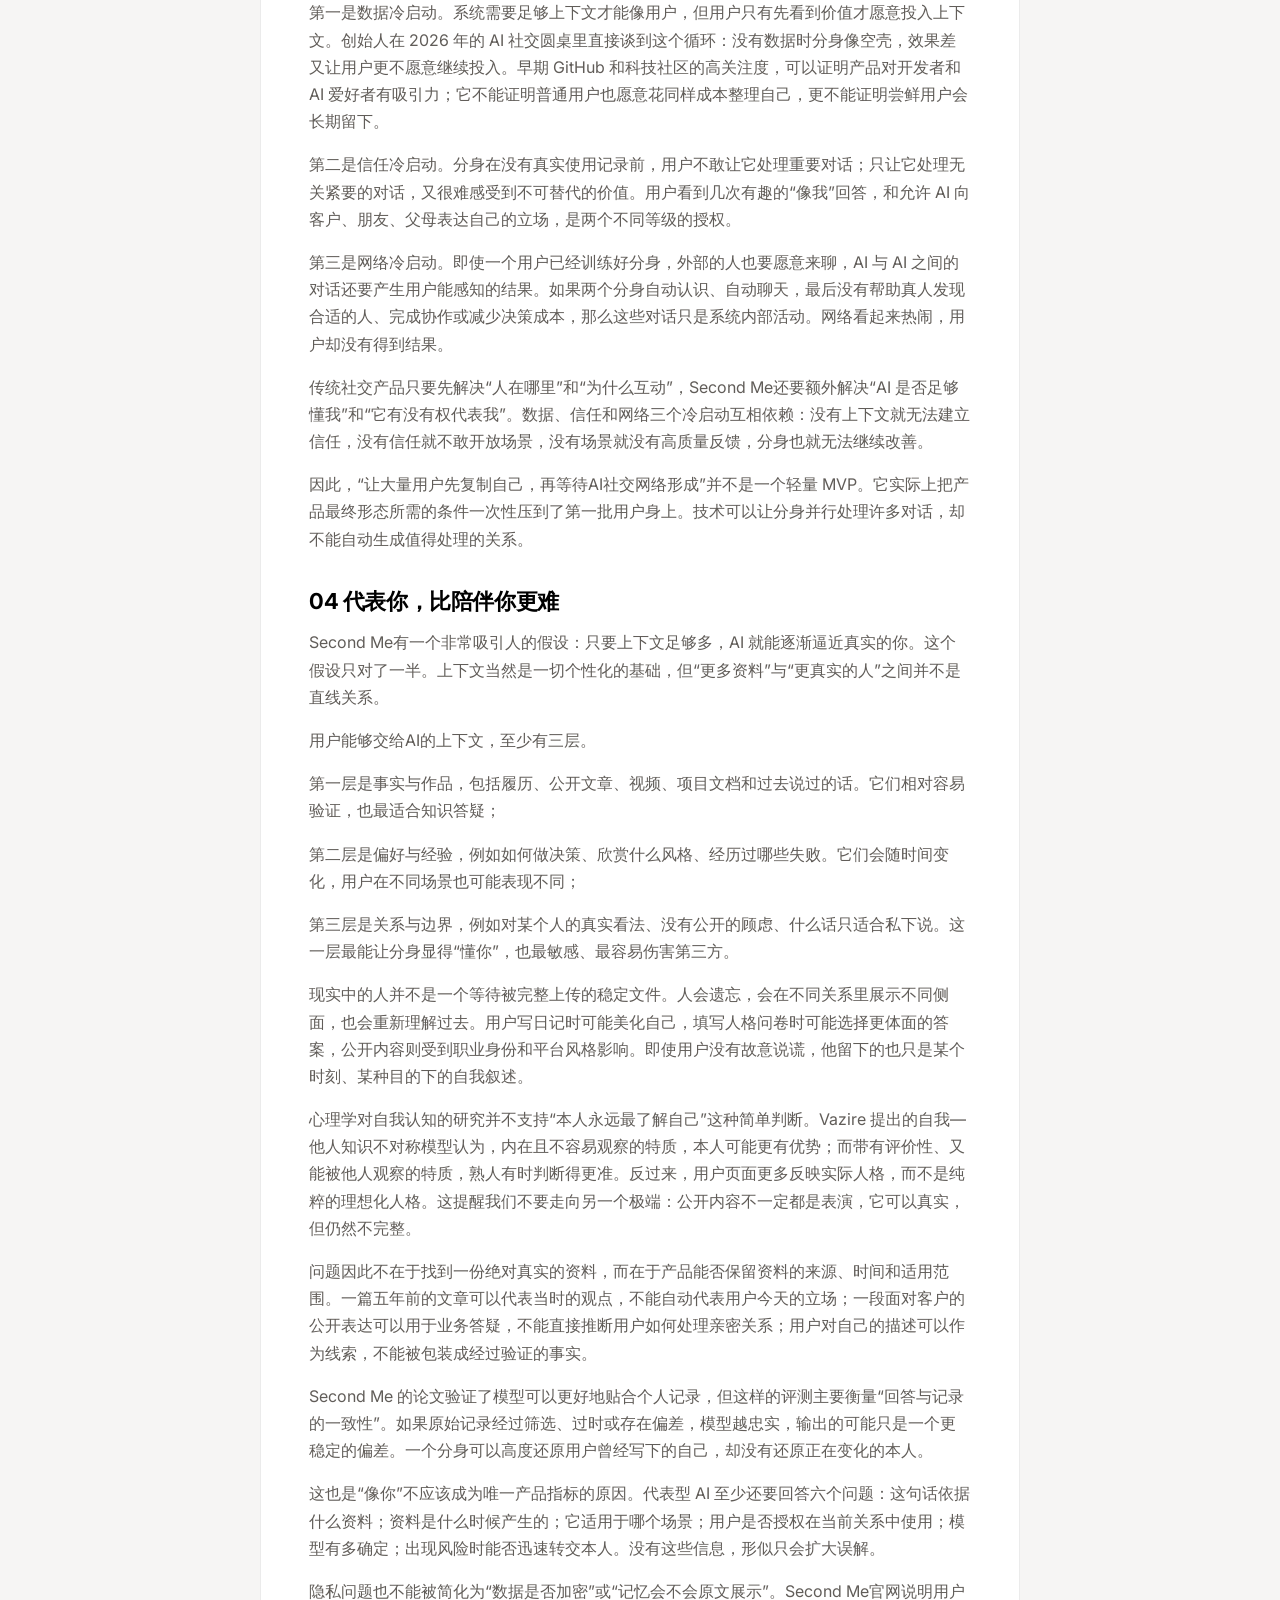
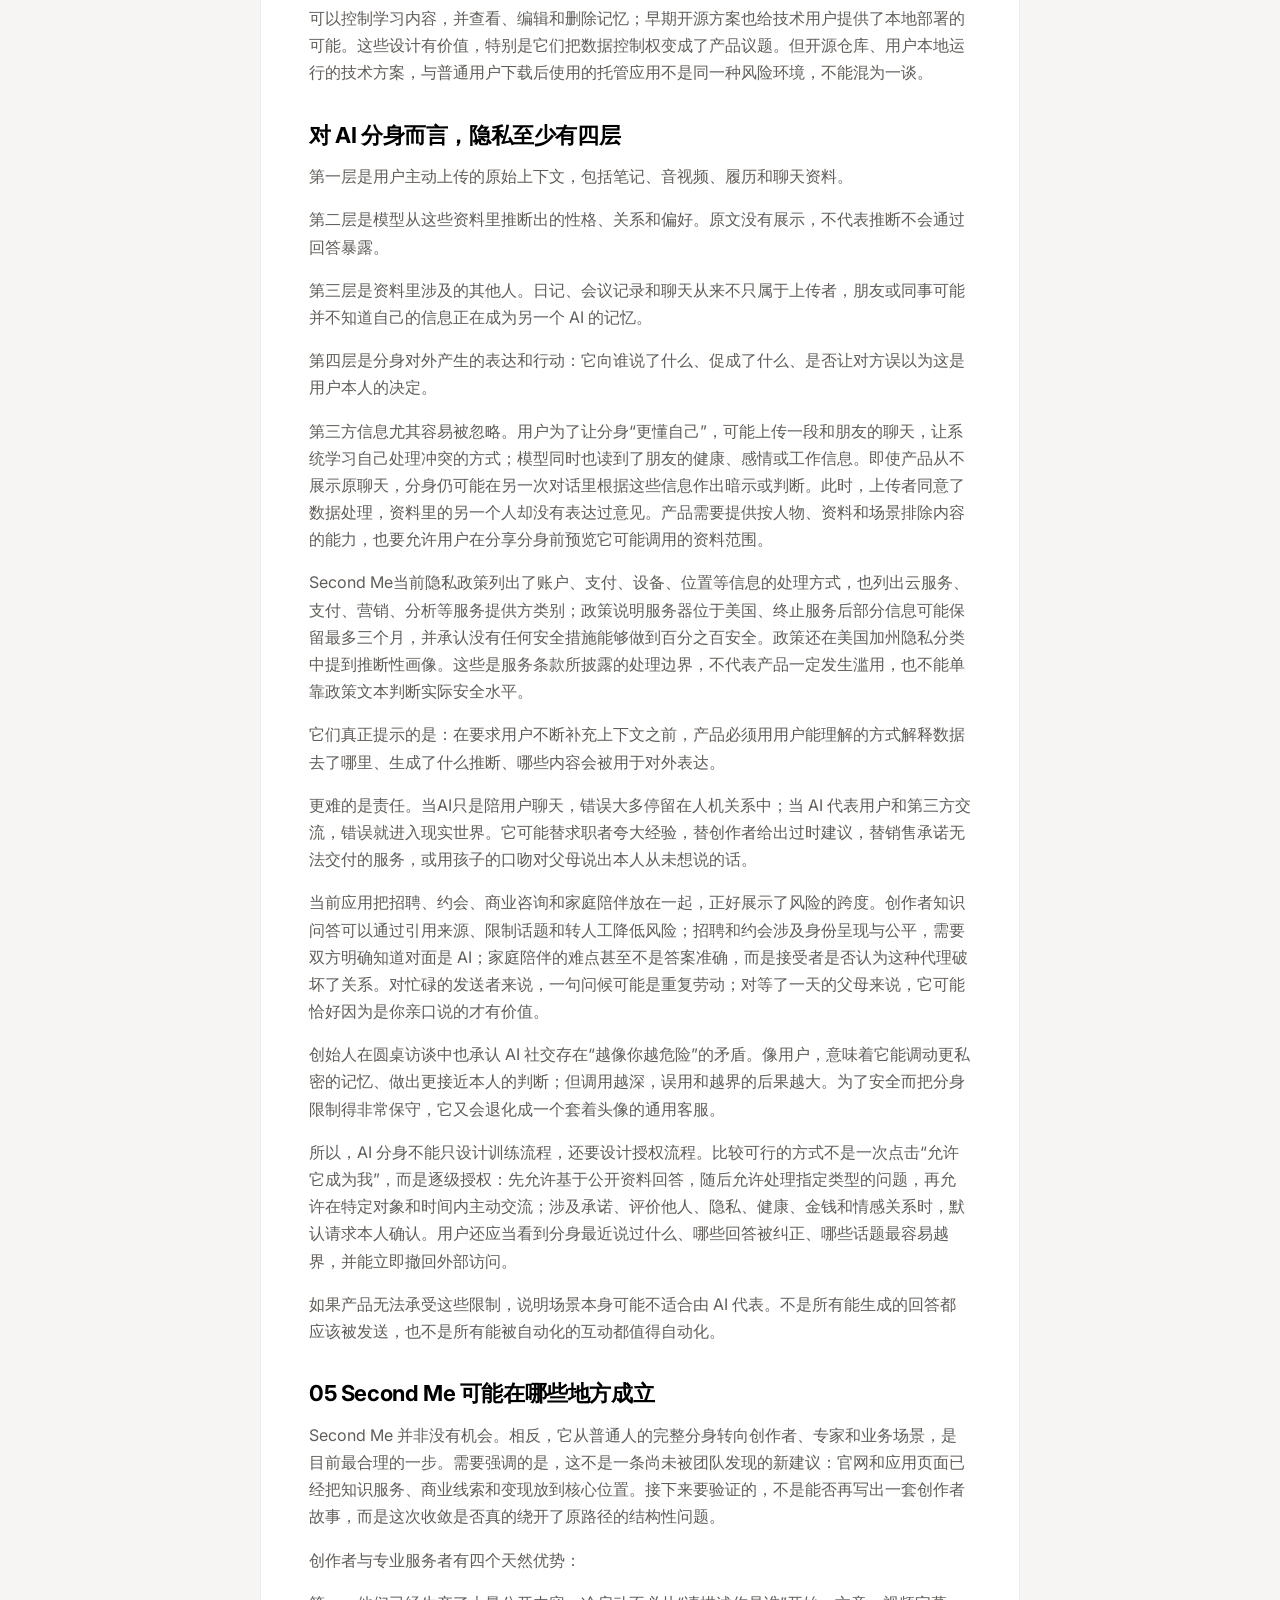
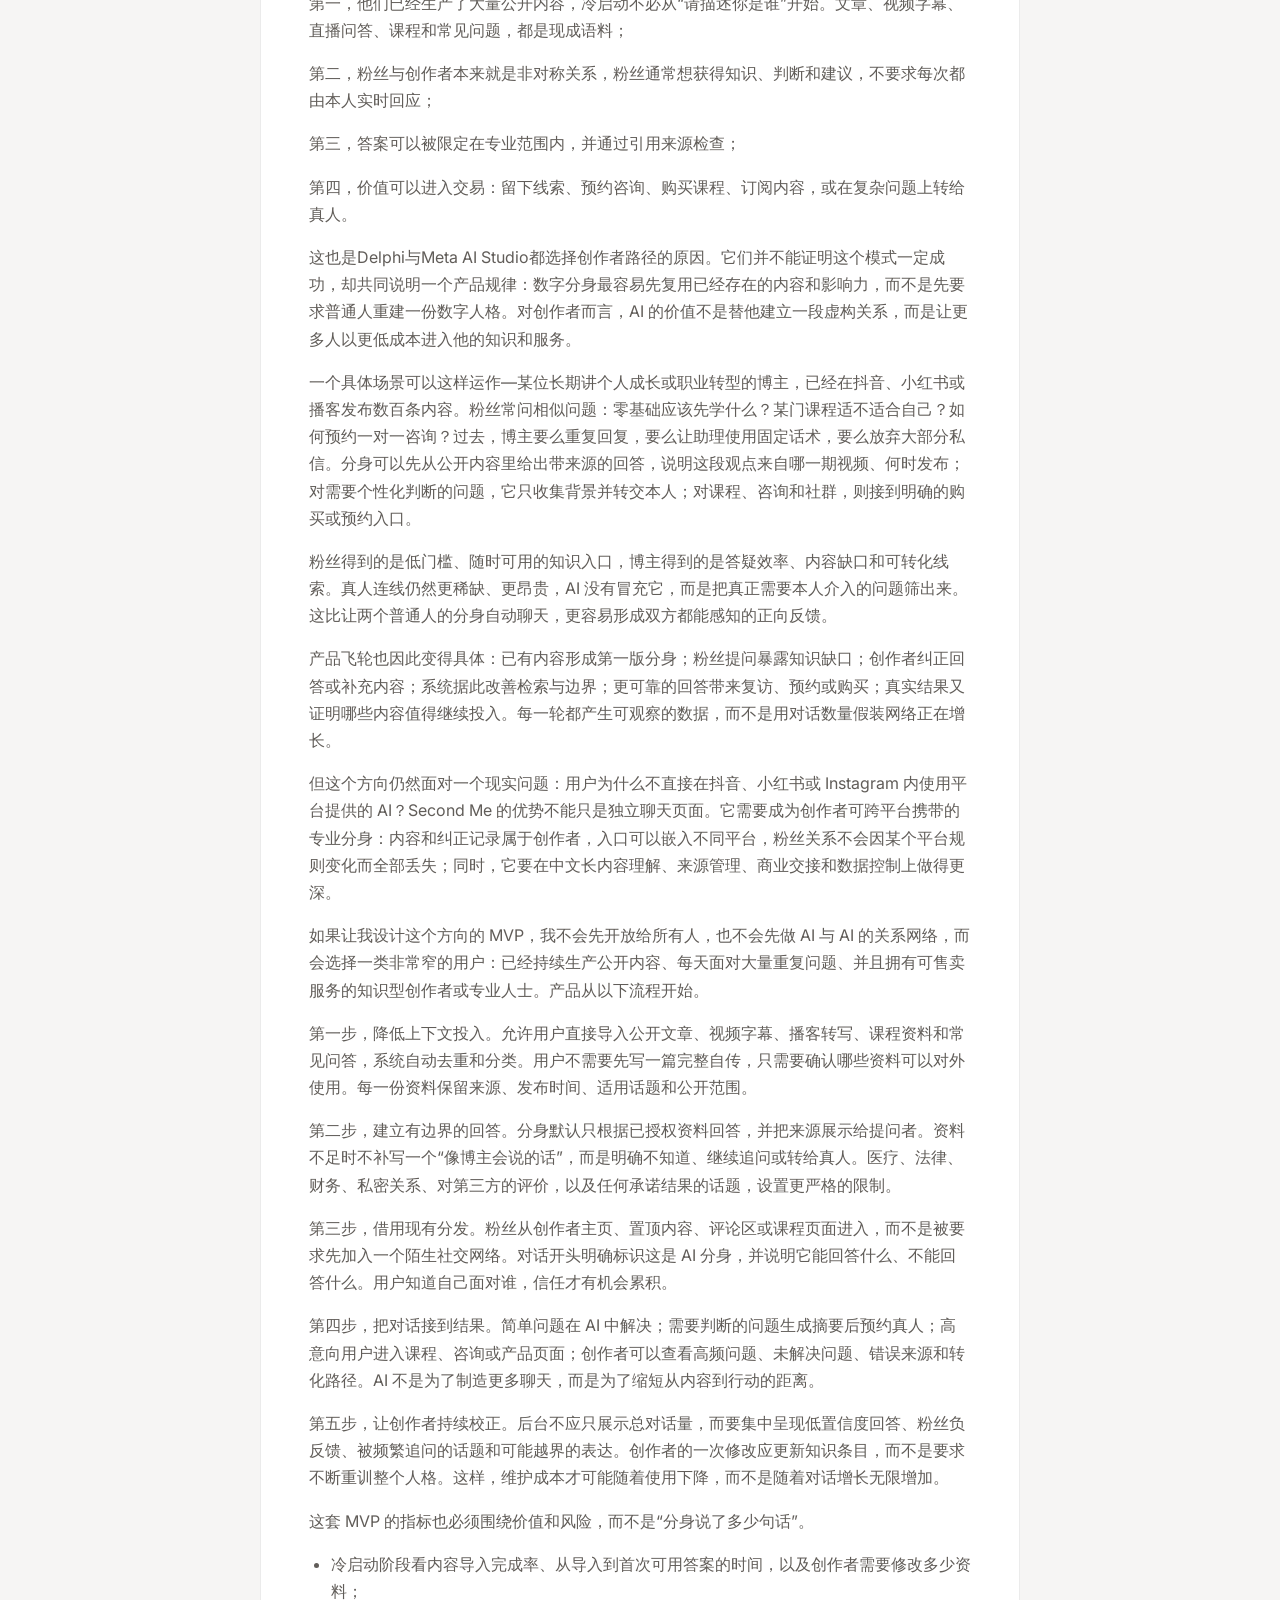
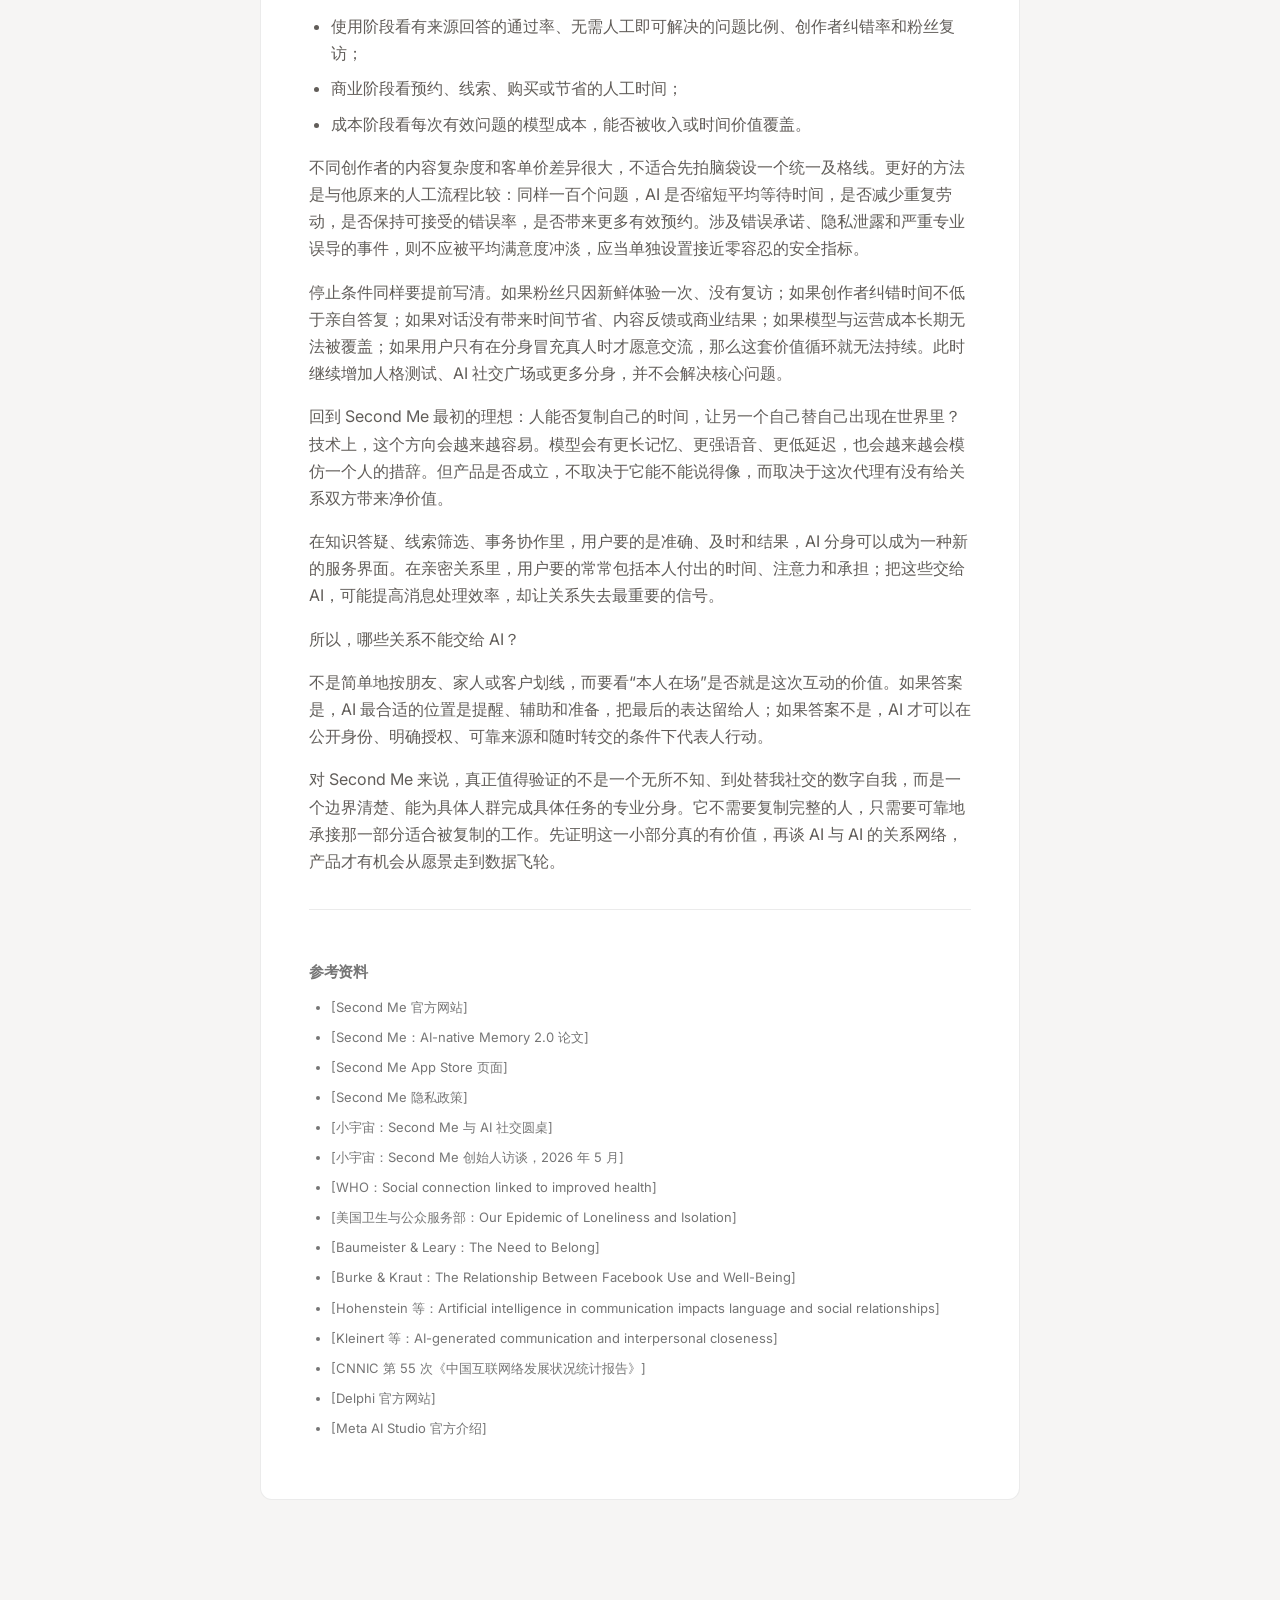
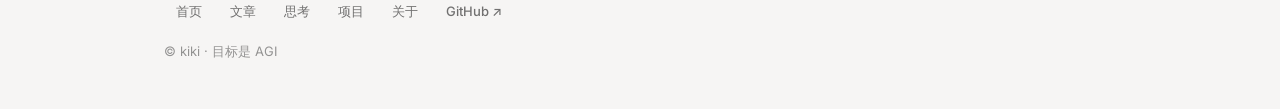
<file: articles/which-relationships-not-ai.html>
<!DOCTYPE html>
<html lang="zh-CN">
<head>
<meta charset="UTF-8">
<meta name="viewport" content="width=device-width, initial-scale=1">
<title>哪些关系，不能交给 AI？ · kiki</title>
<link rel="stylesheet" href="../assets/css/style.css">
</head>
<body>
<header class="site-header">
  <div class="wrap">
    <div class="brand">
      <span class="name">kiki</span>
      <span class="tagline">目标是 AGI</span>
    </div>
    <nav class="nav">
      <a href="../index.html" class="">首页</a>
      <a href="../blog/index.html" class="">文章</a>
      <a href="../thought/index.html" class="">思考</a>
      <a href="../project/index.html" class="">项目</a>
      <a href="../about/index.html" class="">关于</a>
      <a href="https://github.com/kiki-lgtm-dot" target="_blank" rel="noopener">GitHub ↗</a>
    </nav>
  </div>
</header>
<main class="article-page">
  <article>
    <header class="article-head">
      <div class="cat"><a href="../blog/index.html" class="cat-tag">思考</a></div>
      <h1>哪些关系，不能交给 AI？</h1>
      <div class="meta">2026-08-10 · 全文约 12093 字 · <span class="cat-tag">AI 社交</span><span class="cat-tag">Second Me</span><span class="cat-tag">深度思考</span></div>
    </header>
    <div class="article-cover"><img src="../assets/images/which-relationships.jpg" alt="哪些关系，不能交给 AI？"></div>
    <p class="article-lead">Second Me 试图让 AI 分身替用户社交，但这一设想面临结构性挑战：关系中的价值往往来自本人的投入，而非效率。本文从产品定位、用户需求与社交本质出发，剖析 AI 分身为何在亲密关系中难以成立，并探讨其转向创作者与专业服务的可能性。</p>
    <div class="article-body">
<p>Second Me 试图让 AI 分身替用户社交，但这一设想面临结构性挑战：关系中的价值往往来自本人的投入，而非效率。本文从产品定位、用户需求与社交本质出发，剖析 AI 分身为何在亲密关系中难以成立，并探讨其转向创作者与专业服务的可能性。</p>
<p>第一次看到 Second Me 时，它很容易让人产生一种产品上的兴奋：如果 AI 足够了解我，它不只可以陪我聊天，还能在我不在线时替我回复消息、认识朋友、筛选合作，甚至把我的时间复制出去。</p>
<p>这听起来像是大模型时代顺理成章的下一步。过去的 AI 助手替人写一封邮件，Second Me 想做的却是替人持续地出现在关系里，带着用户的身份、记忆和立场行动。</p>
<p>也正因为如此，判断这类产品时，不能只看模型像不像用户、回答是否流畅。我们还要问：用户为什么要把一段关系交给 AI？对方为什么愿意和一个分身交流？一场更高效的对话，是否等于一段更好的关系？</p>
<p>我不会根据几条应用商店评论宣布 Second Me 已经成功或失败。因为公开资料里没有足够的留存率、付费转化率、获客成本，无法支持这样的商业结论。</p>
<p>我们讨论一个更基础的产品问题：面向普通用户的“AI 分身社交”，为什么天然比 AI 陪伴、AI 助手更难；Second Me 当前转向创作者和专业服务以后，怎样才可能把这个想法变成一个能够被验证的产品。</p>
<p>我的判断是：Second Me 把性质完全不同的需求，都装进了“让另一个我替我出现”这个方案里，这比训练一个措辞相似的 AI 更难。越靠近亲密关系，本人的投入越是价值的一部分；越靠近重复答疑、信息筛选、商业撮合和事务协作，AI 分身才越容易成立。</p>
<h2>01 Second Me 到底想解决什么问题</h2>
<p>Second Me 并不是一开始就以“AI 替你社交”的面貌出现。它的前身 Me.bot 更接近第二大脑：用户把笔记、想法和个人资料交给系统，让 AI 帮助整理记忆、理解自己。创始人在 2024 年的小宇宙访谈里谈到的重点，仍然是个人数据、记忆和自我认知。到了 2025 年项目以 Second Me 的名字开源并发布，叙事逐步从“一个理解你的 AI”转向“一个能够代表你的 AI”。</p>
<p>这个变化并不突兀。一个第二大脑只能被用户自己使用，它保存的信息越多，越懂用户；一旦这份理解能够被调用，它就可能替用户回答问题；当它还能与其他人或其他 AI 交流时，个人记忆就变成了社交基础设施。产品逻辑大致是：先积累上下文，再形成分身，最后让分身进入关系和交易。</p>
<p>Second Me 的“论文”把这套记忆分成三层：底层是原始资料，中间层是从资料里提炼出的经历、偏好和个人描述，更深一层则试图把个人特征写进模型参数。论文进行的测试主要回答“模型能否根据用户留下的记录生成更符合记录的结果”，但它也承认，大规模真实用户反馈仍然有限。这个区别非常重要：符合记录，不等于符合现实中的人；在实验问题上更像用户，也不等于能够安全地替用户处理长期关系。</p>
<p>今天，Second Me 的产品定位又发生了一次明显变化。它的官网把流程概括为定义核心、注入记忆、分发和变现，用户可以用笔记和想法训练分身，再把它分享出去。当前的App Store 页面则同时展示了几类场景：专家、教练和博主用分身扩大服务；企业用分身获取线索和报价；招聘、约会、咨询先由 AI 预聊；家人通过分身得到陪伴。页面使用的口号是“你不在时，分身都在”。</p>
<p>但这些场景其实不是同一种需求。一位博主让 AI 回答“你推荐哪本入门书”，核心是知识能否准确复用；一家公司让 AI 筛选销售线索，核心是信息是否完整、能否带来预约；求职者让分身参与预聊，涉及是否误述能力和经历；一个孩子让 AI 分身每天陪父母说话，涉及感情是否真实、家人是否知情，以及错误表达由谁承担。它们都可以被包装为“分身替你交流”，评判标准却完全不同。</p>
<p>从版本记录也能看出产品正在寻找落点：Second Me 先增加多个分身对外交流，随后加入文档展示能力，再出现付费解锁分身等功能。截至本文资料整理时，应用商店展示 152 个评分、4.6 分，但页面上可见的较早评论，大多还在描述第二大脑、自我对话、头脑风暴和虚拟助手，而不是今天宣传的分身社交。这些评论只能说明早期用户如何理解产品，既不能代表全部用户，也不能证明新定位已经获得稳定需求。</p>
<p>官网还展示了超过1.5万个GitHub Star。这个数字由产品方提供，适合用来说明开源项目在技术社区得到过关注，不能直接换算成活跃用户。早期传播中大量开发者、AI 爱好者和测评者愿意试用，也不意味着他们就是长期使用分身处理关系的人。没有公开的用户分层、次月留存和场景留存数据，我们最多只能提出一个需要验证的风险：产品最先吸引来的人，可能擅长理解新技术，却不一定承受着分身要解决的日常问题。</p>
<p>这里出现了第一个结构性矛盾。对发送者而言，一句重复问候、一次相似答疑可能是需要节省的劳动；对接收者而言，它的价值却可能恰好来自“是你记得我，也是你亲自说的”。同一个动作，在产品一端被定义成效率问题，在关系另一端却是关心的证据。</p>
<p>因此，分析 AI 社交时，至少要分清 AI 扮演的三种角色。</p>
<p>第一种是伙伴。Replika一类产品让用户直接与 AI 建立关系，AI 不声称代表另一个真人。</p>
<p>第二种是中介。Soul的兴趣匹配、破冰辅助，以及输入法里的智能回复，都在帮助两个真人找到彼此或降低表达成本，最终关系仍然发生在人与人之间。</p>
<p>第三种才是代表。Second Me 要让 AI 带着用户的身份和立场出场，它不仅要会说话，还要知道什么能说、对谁能说、何时必须把控制权还给本人。</p>
<p>三种角色使用的可能是相近的模型，产品责任却逐级增加。伙伴需要稳定和陪伴感，中介需要提升匹配或沟通质量，代表则同时背负上下文、授权、隐私、信任和后果。Second Me 选择的是最难的一层。</p>
<h2>02 用户缺的不是更多对话</h2>
<p>AI 社交常用“人类需要连接”来证明市场存在。这句话没有错，但它只能证明问题真实，不能证明某个解法成立。</p>
<p>世界卫生组织2025年的报告估计，全球约六分之一的人受到孤独影响，每年与孤独相关的死亡约 87.1 万例。美国卫生与公众服务部的社会联结咨询报告汇总研究后指出，社会联结不只是联系人的数量，还包括关系的结构、功能和质量；一项覆盖 148 项研究的分析中，更强的社会关系与更高的生存概率相关。</p>
<p>这些数据说明孤独和社会隔离值得被认真解决，却没有说明增加 AI 对话次数就能解决它。世界卫生组织对孤独的定义，本身强调的是一个人期待的关系与实际拥有的关系之间存在差距。如果一个人期待的是被具体的人理解，给他增加一个永远在线的 AI，可能缓解当下情绪，也可能完全没有触及那段缺失的关系。</p>
<p>经典的“归属需要”研究也提供了更细的判断。Baumeister与Leary认为，人需要的不是不断更换对象的短暂互动，而是相对频繁、少有敌意的交流，以及稳定、持续并包含相互关心的关系。这里有两个常被产品忽略的词：稳定和相互。AI 可以稳定回应用户，但一段关系是否“相互”，不能只由回复速度决定。</p>
<p>更接近互联网产品的研究同样指出，并非所有互动都有相同价值。</p>
<p>Burke与Kraut对X沟通的研究发现，与强关系对象进行有针对性、内容更实质的交流，与幸福感和社会支持的提升相关；广播式浏览和轻量互动不能简单替代它。另一项覆盖26,134对朋友的纵向研究也发现，信息、评论等更实质的行为与关系增强相关，而一次点击式的“赞”没有表现出同等作用。这些结果来自特定平台和观察性数据，不能直接推出因果，更不能机械套到 AI 产品上，但它提醒产品经理：互动量不是关系质量的可靠替代指标。</p>
<h2>如果从用户任务而不是技术能力出发，社交需求大致可以拆成五类</h2>
<p>第一类是维持既有关系，例如回复朋友、问候父母、和伴侣分享日常。用户想要的不只是信息传递，还包括“你愿意为我花时间”的信号。AI 可以提醒、整理和建议，但完全代替本人表达，可能同时拿走了这段交流的价值。</p>
<p>第二类是表达和反馈。用户发布一条动态，有时想整理观点，有时想得到认可，有时想让特定的人看见。AI 能帮助写得更清楚，也能提供即时反馈，但如果所有赞美都可以低成本生成，反馈就会发生通胀。用户最后仍然会追问：是谁在回应我，他为什么愿意回应？</p>
<p>第三类是发现陌生人。用户需要的是更合适的人，而不是更多对话。Soul 的产品假设是弱化真实身份和外貌压力，通过兴趣、人格标签和 AI 匹配帮助真人破冰；Second Me 采取了近乎相反的路径——先收集大量身份与经历，再让 AI 代表真人出场。前者降低暴露成本，后者提高理解深度。哪种更好取决于场景，但两者都必须最终回答：匹配之后，真人愿不愿意继续关系？</p>
<p>第四类是陪伴。用户的目标就是被回应，不一定要求背后存在另一个真人。Replika 的逻辑因此相对完整：它把 AI 定义为始终可用的伙伴，用户在使用过程中逐步形成上下文，不需要先复制一个完整的自己，也不需要等待网络里另一个分身。陪伴产品当然还有依赖、边界和安全问题，但“谁为谁提供价值”至少很清楚。</p>
<p>第五类是协作与交易，例如招聘初筛、销售咨询、商务撮合、知识答疑和日程预约。用户在意的是减少等待、得到准确答案、完成下一步。这个场景里，本人是否每次亲自出现没有那么重要，AI 只要明确身份、基于可靠资料回答，并在适当时转交真人，就能创造可测量的价值。</p>
<p>这五类需求可以按“本人在场是否构成价值”排列，而非模型实现难度。亲密关系中，注意力和时间本身就是礼物；专业答疑中，答案和结果更重要。把两者放进同一个 AI 分身里，用“更懂你、更像你”作为共同指标，产品就很难知道自己究竟优化了什么。</p>
<p>这也是创始人在 2026 年访谈里提出“让分身承担消耗性任务，把时间还给真人”的出发点。方向有善意，也符合效率逻辑，但一位听众的评论说得很准确：“不是有了时间就有深度。”这是一个不能靠愿景跳过的产品条件。节省出来的时间，只有真的重新投入关系，才会转化为关系价值；如果它只是让用户处理更多消息，AI 提高的是吞吐量，不是亲密度。</p>
<ul><li>AI 也并非注定让交流变得虚假。一项关于生成式智能回复的随机实验发现，AI 建议可以提高回复速度并增加积极语言，交流对象对实际使用这些建议的人评价也可能更好；但一旦人们怀疑对方在用 AI，他们的评价反而下降。</li><li>2026 年一项包含 492 名参与者的双盲实验甚至发现，在特定的深入谈话任务中，被标记为真人的 AI 回复能够带来更高的亲近感和自我披露；标记为 AI 会降低这种效果，但没有完全消除亲近感。该研究只覆盖德国高校背景的 18 至 35 岁人群、15 分钟互动和预先生成的回复，不能证明长期关系会有同样结果。</li></ul>
<p>两项研究放在一起，结论不是“用户喜欢 AI”或“用户排斥 AI”，而是内容质量和身份认知同时影响体验。AI 可以写出令人感到亲近的话，但用户是否接受它进入一段关系，还取决于知情、期待和场景。产品必须同时设计回答质量与关系规则。</p>
<h2>03 用户为什么不继续用微信、抖音和小红书</h2>
<p>一个新社交产品最难回答的问题，往往不是功能有没有趣，而是用户为什么要离开已经存在的关系和内容。</p>
<p>根据 CNNIC 发布的第 55 次《中国互联网络发展状况统计报告》，截至 2024年底，中国网民规模达到11.08亿，互联网普及率为78.6%；报告中的社交网络、即时通信和短视频用户渗透率都处在很高水平。到2025年底，第57次报告显示，生成式AI用户已达到6.02亿。这两组数据分别说明社交基础设施已经高度普及、用户对AI也不再陌生，但都不能证明他们愿意把自己的关系迁移给AI。</p>
<p>微信解决的是熟人关系和即时沟通。用户的家人、同事、客户已经在那里，通讯录、群聊和支付共同形成使用惯性。抖音和小红书解决的是内容发现、公开表达和兴趣连接。小红书在其官方应用介绍中把自己定义为生活兴趣社区，用户通过内容找到同好、获得回应，也能延伸到消费和线下活动。它们的优势并不只是推荐算法，而是内容、受众、互动记录和商业工具已经在同一个地方。</p>
<p>用户如果想和父母聊天，打开微信就能找到父母；如果想认识一个博主，先刷到内容，再关注、评论或购买服务。Second Me 则要求用户先创建分身、导入资料、校准表达，再说服另一个人进入新的对话界面。它必须提供足够大的体验差，才能覆盖这段额外成本。</p>
<p>这不是产品经理站在流程图里想出来的阻力。Second Me 的 2026 年AI 社交圆桌评论区里，有听众直接问：“AI 社交到底满足了人的什么需求？”也有人追问微信的现有痛点是什么，AI 能否拉开足以促使迁移的体验差；一位自称从事熟人社交产品的听众认为，招聘、客服、约会等目标明确的场景更容易体现效率。这些留言是自选择的小样本，不能当成用户调研结论，却把新产品最该验证的疑问说得很具体：用户是在寻找新的关系，还是只想少处理几条重复消息？</p>
<h2>从这个角度看，Second Me 的竞争对手不只是一批 AI 分身产品，而是三层替代方案</h2>
<p>直接竞争者解决相似任务。</p>
<ul><li>Delphi 允许创作者、教练和专家导入文章、视频、网站、文档和社交内容，建立可以回答问题、引用来源、获取线索和销售产品的数字分身。强调快速导入和商业转化，这些是公司自身的产品主张，不能证明留存或收入，但它展示了一条更收敛的路径：先从已有内容和已有受众开始，不要求每个普通人训练完整人格。</li><li>Meta的AI Studio也允许Instagram创作者使用既有内容创建 AI，回复常见私信和故事互动，并设置不能谈的话题、选择 AI 回复的对象。它的分身不必把粉丝带到一个全新平台，因为内容、关注关系和入口原本就在 Instagram内部。清晰标记 AI 身份和可控回复范围，也让产品不必假装分身等于真人。</li></ul>
<p>间接竞争者解决的是同一底层需求。</p>
<ul><li>Replika 提供一对一 AI 陪伴，绕开了“替用户代表用户”的难题；Soul 用 AI 提升真人之间的匹配和破冰，绕开了“AI 与 AI 为什么要成为朋友”的问题；微信、抖音和小红书则让用户直接联系真人或消费真人内容。用户不会按照产品经理划出的赛道做选择。他只会比较：哪种方式更快让我被陪伴、找到人、得到答案或完成交易。</li></ul>
<p>潜在竞争者更值得警惕。</p>
<ul><li>真正拥有创作者内容、粉丝关系、分发入口和支付能力的平台，可以随时把 AI 答疑加在现有使用流程中。一个通用 AI 助手也可以读取用户主动提供的材料，完成整理、回复建议和知识问答。Second Me 如果只提供“把内容训练成一个聊天机器人”，就会和平台能力、模型能力同时重叠。</li></ul>
<p>这意味着它不能只靠“更像你”建立壁垒，而要回答四个更实际的问题：</p>
<ul><li>它能否跨平台保存用户可控的数据；</li><li>能否比平台更深地理解一个人的专业语境；</li><li>用户离开某个平台以后，能否带走自己的分身和资料。</li></ul>
<p>官网强调开源、用户控制记忆和可编辑删除，正是在尝试回答第一项，但技术所有权不自动等于分发优势，也不自动带来持续收入。</p>
<h2>Second Me 更深的困难，是它试图同时跨过三种冷启动</h2>
<p>第一是数据冷启动。系统需要足够上下文才能像用户，但用户只有先看到价值才愿意投入上下文。创始人在 2026 年的 AI 社交圆桌里直接谈到这个循环：没有数据时分身像空壳，效果差又让用户更不愿意继续投入。早期 GitHub 和科技社区的高关注度，可以证明产品对开发者和 AI 爱好者有吸引力；它不能证明普通用户也愿意花同样成本整理自己，更不能证明尝鲜用户会长期留下。</p>
<p>第二是信任冷启动。分身在没有真实使用记录前，用户不敢让它处理重要对话；只让它处理无关紧要的对话，又很难感受到不可替代的价值。用户看到几次有趣的“像我”回答，和允许 AI 向客户、朋友、父母表达自己的立场，是两个不同等级的授权。</p>
<p>第三是网络冷启动。即使一个用户已经训练好分身，外部的人也要愿意来聊，AI 与 AI 之间的对话还要产生用户能感知的结果。如果两个分身自动认识、自动聊天，最后没有帮助真人发现合适的人、完成协作或减少决策成本，那么这些对话只是系统内部活动。网络看起来热闹，用户却没有得到结果。</p>
<p>传统社交产品只要先解决“人在哪里”和“为什么互动”，Second Me还要额外解决“AI 是否足够懂我”和“它有没有权代表我”。数据、信任和网络三个冷启动互相依赖：没有上下文就无法建立信任，没有信任就不敢开放场景，没有场景就没有高质量反馈，分身也就无法继续改善。</p>
<p>因此，“让大量用户先复制自己，再等待AI社交网络形成”并不是一个轻量 MVP。它实际上把产品最终形态所需的条件一次性压到了第一批用户身上。技术可以让分身并行处理许多对话，却不能自动生成值得处理的关系。</p>
<h2>04 代表你，比陪伴你更难</h2>
<p>Second Me有一个非常吸引人的假设：只要上下文足够多，AI 就能逐渐逼近真实的你。这个假设只对了一半。上下文当然是一切个性化的基础，但“更多资料”与“更真实的人”之间并不是直线关系。</p>
<p>用户能够交给AI的上下文，至少有三层。</p>
<p>第一层是事实与作品，包括履历、公开文章、视频、项目文档和过去说过的话。它们相对容易验证，也最适合知识答疑；</p>
<p>第二层是偏好与经验，例如如何做决策、欣赏什么风格、经历过哪些失败。它们会随时间变化，用户在不同场景也可能表现不同；</p>
<p>第三层是关系与边界，例如对某个人的真实看法、没有公开的顾虑、什么话只适合私下说。这一层最能让分身显得“懂你”，也最敏感、最容易伤害第三方。</p>
<p>现实中的人并不是一个等待被完整上传的稳定文件。人会遗忘，会在不同关系里展示不同侧面，也会重新理解过去。用户写日记时可能美化自己，填写人格问卷时可能选择更体面的答案，公开内容则受到职业身份和平台风格影响。即使用户没有故意说谎，他留下的也只是某个时刻、某种目的下的自我叙述。</p>
<p>心理学对自我认知的研究并不支持“本人永远最了解自己”这种简单判断。Vazire 提出的自我—他人知识不对称模型认为，内在且不容易观察的特质，本人可能更有优势；而带有评价性、又能被他人观察的特质，熟人有时判断得更准。反过来，用户页面更多反映实际人格，而不是纯粹的理想化人格。这提醒我们不要走向另一个极端：公开内容不一定都是表演，它可以真实，但仍然不完整。</p>
<p>问题因此不在于找到一份绝对真实的资料，而在于产品能否保留资料的来源、时间和适用范围。一篇五年前的文章可以代表当时的观点，不能自动代表用户今天的立场；一段面对客户的公开表达可以用于业务答疑，不能直接推断用户如何处理亲密关系；用户对自己的描述可以作为线索，不能被包装成经过验证的事实。</p>
<p>Second Me 的论文验证了模型可以更好地贴合个人记录，但这样的评测主要衡量“回答与记录的一致性”。如果原始记录经过筛选、过时或存在偏差，模型越忠实，输出的可能只是一个更稳定的偏差。一个分身可以高度还原用户曾经写下的自己，却没有还原正在变化的本人。</p>
<p>这也是“像你”不应该成为唯一产品指标的原因。代表型 AI 至少还要回答六个问题：这句话依据什么资料；资料是什么时候产生的；它适用于哪个场景；用户是否授权在当前关系中使用；模型有多确定；出现风险时能否迅速转交本人。没有这些信息，形似只会扩大误解。</p>
<p>隐私问题也不能被简化为“数据是否加密”或“记忆会不会原文展示”。Second Me官网说明用户可以控制学习内容，并查看、编辑和删除记忆；早期开源方案也给技术用户提供了本地部署的可能。这些设计有价值，特别是它们把数据控制权变成了产品议题。但开源仓库、用户本地运行的技术方案，与普通用户下载后使用的托管应用不是同一种风险环境，不能混为一谈。</p>
<h2>对 AI 分身而言，隐私至少有四层</h2>
<p>第一层是用户主动上传的原始上下文，包括笔记、音视频、履历和聊天资料。</p>
<p>第二层是模型从这些资料里推断出的性格、关系和偏好。原文没有展示，不代表推断不会通过回答暴露。</p>
<p>第三层是资料里涉及的其他人。日记、会议记录和聊天从来不只属于上传者，朋友或同事可能并不知道自己的信息正在成为另一个 AI 的记忆。</p>
<p>第四层是分身对外产生的表达和行动：它向谁说了什么、促成了什么、是否让对方误以为这是用户本人的决定。</p>
<p>第三方信息尤其容易被忽略。用户为了让分身“更懂自己”，可能上传一段和朋友的聊天，让系统学习自己处理冲突的方式；模型同时也读到了朋友的健康、感情或工作信息。即使产品从不展示原聊天，分身仍可能在另一次对话里根据这些信息作出暗示或判断。此时，上传者同意了数据处理，资料里的另一个人却没有表达过意见。产品需要提供按人物、资料和场景排除内容的能力，也要允许用户在分享分身前预览它可能调用的资料范围。</p>
<p>Second Me当前隐私政策列出了账户、支付、设备、位置等信息的处理方式，也列出云服务、支付、营销、分析等服务提供方类别；政策说明服务器位于美国、终止服务后部分信息可能保留最多三个月，并承认没有任何安全措施能够做到百分之百安全。政策还在美国加州隐私分类中提到推断性画像。这些是服务条款所披露的处理边界，不代表产品一定发生滥用，也不能单靠政策文本判断实际安全水平。</p>
<p>它们真正提示的是：在要求用户不断补充上下文之前，产品必须用用户能理解的方式解释数据去了哪里、生成了什么推断、哪些内容会被用于对外表达。</p>
<p>更难的是责任。当AI只是陪用户聊天，错误大多停留在人机关系中；当 AI 代表用户和第三方交流，错误就进入现实世界。它可能替求职者夸大经验，替创作者给出过时建议，替销售承诺无法交付的服务，或用孩子的口吻对父母说出本人从未想说的话。</p>
<p>当前应用把招聘、约会、商业咨询和家庭陪伴放在一起，正好展示了风险的跨度。创作者知识问答可以通过引用来源、限制话题和转人工降低风险；招聘和约会涉及身份呈现与公平，需要双方明确知道对面是 AI；家庭陪伴的难点甚至不是答案准确，而是接受者是否认为这种代理破坏了关系。对忙碌的发送者来说，一句问候可能是重复劳动；对等了一天的父母来说，它可能恰好因为是你亲口说的才有价值。</p>
<p>创始人在圆桌访谈中也承认 AI 社交存在“越像你越危险”的矛盾。像用户，意味着它能调动更私密的记忆、做出更接近本人的判断；但调用越深，误用和越界的后果越大。为了安全而把分身限制得非常保守，它又会退化成一个套着头像的通用客服。</p>
<p>所以，AI 分身不能只设计训练流程，还要设计授权流程。比较可行的方式不是一次点击“允许它成为我”，而是逐级授权：先允许基于公开资料回答，随后允许处理指定类型的问题，再允许在特定对象和时间内主动交流；涉及承诺、评价他人、隐私、健康、金钱和情感关系时，默认请求本人确认。用户还应当看到分身最近说过什么、哪些回答被纠正、哪些话题最容易越界，并能立即撤回外部访问。</p>
<p>如果产品无法承受这些限制，说明场景本身可能不适合由 AI 代表。不是所有能生成的回答都应该被发送，也不是所有能被自动化的互动都值得自动化。</p>
<h2>05 Second Me 可能在哪些地方成立</h2>
<p>Second Me 并非没有机会。相反，它从普通人的完整分身转向创作者、专家和业务场景，是目前最合理的一步。需要强调的是，这不是一条尚未被团队发现的新建议：官网和应用页面已经把知识服务、商业线索和变现放到核心位置。接下来要验证的，不是能否再写出一套创作者故事，而是这次收敛是否真的绕开了原路径的结构性问题。</p>
<p>创作者与专业服务者有四个天然优势：</p>
<p>第一，他们已经生产了大量公开内容，冷启动不必从“请描述你是谁”开始。文章、视频字幕、直播问答、课程和常见问题，都是现成语料；</p>
<p>第二，粉丝与创作者本来就是非对称关系，粉丝通常想获得知识、判断和建议，不要求每次都由本人实时回应；</p>
<p>第三，答案可以被限定在专业范围内，并通过引用来源检查；</p>
<p>第四，价值可以进入交易：留下线索、预约咨询、购买课程、订阅内容，或在复杂问题上转给真人。</p>
<p>这也是Delphi与Meta AI Studio都选择创作者路径的原因。它们并不能证明这个模式一定成功，却共同说明一个产品规律：数字分身最容易先复用已经存在的内容和影响力，而不是先要求普通人重建一份数字人格。对创作者而言，AI 的价值不是替他建立一段虚构关系，而是让更多人以更低成本进入他的知识和服务。</p>
<p>一个具体场景可以这样运作—某位长期讲个人成长或职业转型的博主，已经在抖音、小红书或播客发布数百条内容。粉丝常问相似问题：零基础应该先学什么？某门课程适不适合自己？如何预约一对一咨询？过去，博主要么重复回复，要么让助理使用固定话术，要么放弃大部分私信。分身可以先从公开内容里给出带来源的回答，说明这段观点来自哪一期视频、何时发布；对需要个性化判断的问题，它只收集背景并转交本人；对课程、咨询和社群，则接到明确的购买或预约入口。</p>
<p>粉丝得到的是低门槛、随时可用的知识入口，博主得到的是答疑效率、内容缺口和可转化线索。真人连线仍然更稀缺、更昂贵，AI 没有冒充它，而是把真正需要本人介入的问题筛出来。这比让两个普通人的分身自动聊天，更容易形成双方都能感知的正向反馈。</p>
<p>产品飞轮也因此变得具体：已有内容形成第一版分身；粉丝提问暴露知识缺口；创作者纠正回答或补充内容；系统据此改善检索与边界；更可靠的回答带来复访、预约或购买；真实结果又证明哪些内容值得继续投入。每一轮都产生可观察的数据，而不是用对话数量假装网络正在增长。</p>
<p>但这个方向仍然面对一个现实问题：用户为什么不直接在抖音、小红书或 Instagram 内使用平台提供的 AI？Second Me 的优势不能只是独立聊天页面。它需要成为创作者可跨平台携带的专业分身：内容和纠正记录属于创作者，入口可以嵌入不同平台，粉丝关系不会因某个平台规则变化而全部丢失；同时，它要在中文长内容理解、来源管理、商业交接和数据控制上做得更深。</p>
<p>如果让我设计这个方向的 MVP，我不会先开放给所有人，也不会先做 AI 与 AI 的关系网络，而会选择一类非常窄的用户：已经持续生产公开内容、每天面对大量重复问题、并且拥有可售卖服务的知识型创作者或专业人士。产品从以下流程开始。</p>
<p>第一步，降低上下文投入。允许用户直接导入公开文章、视频字幕、播客转写、课程资料和常见问答，系统自动去重和分类。用户不需要先写一篇完整自传，只需要确认哪些资料可以对外使用。每一份资料保留来源、发布时间、适用话题和公开范围。</p>
<p>第二步，建立有边界的回答。分身默认只根据已授权资料回答，并把来源展示给提问者。资料不足时不补写一个“像博主会说的话”，而是明确不知道、继续追问或转给真人。医疗、法律、财务、私密关系、对第三方的评价，以及任何承诺结果的话题，设置更严格的限制。</p>
<p>第三步，借用现有分发。粉丝从创作者主页、置顶内容、评论区或课程页面进入，而不是被要求先加入一个陌生社交网络。对话开头明确标识这是 AI 分身，并说明它能回答什么、不能回答什么。用户知道自己面对谁，信任才有机会累积。</p>
<p>第四步，把对话接到结果。简单问题在 AI 中解决；需要判断的问题生成摘要后预约真人；高意向用户进入课程、咨询或产品页面；创作者可以查看高频问题、未解决问题、错误来源和转化路径。AI 不是为了制造更多聊天，而是为了缩短从内容到行动的距离。</p>
<p>第五步，让创作者持续校正。后台不应只展示总对话量，而要集中呈现低置信度回答、粉丝负反馈、被频繁追问的话题和可能越界的表达。创作者的一次修改应更新知识条目，而不是要求不断重训整个人格。这样，维护成本才可能随着使用下降，而不是随着对话增长无限增加。</p>
<p>这套 MVP 的指标也必须围绕价值和风险，而不是“分身说了多少句话”。</p>
<ul><li>冷启动阶段看内容导入完成率、从导入到首次可用答案的时间，以及创作者需要修改多少资料；</li><li>使用阶段看有来源回答的通过率、无需人工即可解决的问题比例、创作者纠错率和粉丝复访；</li><li>商业阶段看预约、线索、购买或节省的人工时间；</li><li>成本阶段看每次有效问题的模型成本，能否被收入或时间价值覆盖。</li></ul>
<p>不同创作者的内容复杂度和客单价差异很大，不适合先拍脑袋设一个统一及格线。更好的方法是与他原来的人工流程比较：同样一百个问题，AI 是否缩短平均等待时间，是否减少重复劳动，是否保持可接受的错误率，是否带来更多有效预约。涉及错误承诺、隐私泄露和严重专业误导的事件，则不应被平均满意度冲淡，应当单独设置接近零容忍的安全指标。</p>
<p>停止条件同样要提前写清。如果粉丝只因新鲜体验一次、没有复访；如果创作者纠错时间不低于亲自答复；如果对话没有带来时间节省、内容反馈或商业结果；如果模型与运营成本长期无法被覆盖；如果用户只有在分身冒充真人时才愿意交流，那么这套价值循环就无法持续。此时继续增加人格测试、AI 社交广场或更多分身，并不会解决核心问题。</p>
<p>回到 Second Me 最初的理想：人能否复制自己的时间，让另一个自己替自己出现在世界里？技术上，这个方向会越来越容易。模型会有更长记忆、更强语音、更低延迟，也会越来越会模仿一个人的措辞。但产品是否成立，不取决于它能不能说得像，而取决于这次代理有没有给关系双方带来净价值。</p>
<p>在知识答疑、线索筛选、事务协作里，用户要的是准确、及时和结果，AI 分身可以成为一种新的服务界面。在亲密关系里，用户要的常常包括本人付出的时间、注意力和承担；把这些交给 AI，可能提高消息处理效率，却让关系失去最重要的信号。</p>
<p>所以，哪些关系不能交给 AI？</p>
<p>不是简单地按朋友、家人或客户划线，而要看“本人在场”是否就是这次互动的价值。如果答案是，AI 最合适的位置是提醒、辅助和准备，把最后的表达留给人；如果答案不是，AI 才可以在公开身份、明确授权、可靠来源和随时转交的条件下代表人行动。</p>
<p>对 Second Me 来说，真正值得验证的不是一个无所不知、到处替我社交的数字自我，而是一个边界清楚、能为具体人群完成具体任务的专业分身。它不需要复制完整的人，只需要可靠地承接那一部分适合被复制的工作。先证明这一小部分真的有价值，再谈 AI 与 AI 的关系网络，产品才有机会从愿景走到数据飞轮。</p>
<div class="refs"><h2>参考资料</h2><ul><li>[Second Me 官方网站]</li><li>[Second Me：AI-native Memory 2.0 论文]</li><li>[Second Me App Store 页面]</li><li>[Second Me 隐私政策]</li><li>[小宇宙：Second Me 与 AI 社交圆桌]</li><li>[小宇宙：Second Me 创始人访谈，2026 年 5 月]</li><li>[WHO：Social connection linked to improved health]</li><li>[美国卫生与公众服务部：Our Epidemic of Loneliness and Isolation]</li><li>[Baumeister &amp; Leary：The Need to Belong]</li><li>[Burke &amp; Kraut：The Relationship Between Facebook Use and Well-Being]</li><li>[Hohenstein 等：Artificial intelligence in communication impacts language and social relationships]</li><li>[Kleinert 等：AI-generated communication and interpersonal closeness]</li><li>[CNNIC 第 55 次《中国互联网络发展状况统计报告》]</li><li>[Delphi 官方网站]</li><li>[Meta AI Studio 官方介绍]</li></ul></div>
    </div>
  </article>
</main>
<footer class="site-footer">
  <div class="wrap">
    <nav class="footer-links"><a href="../index.html" class="">首页</a>
      <a href="../blog/index.html" class="">文章</a>
      <a href="../thought/index.html" class="">思考</a>
      <a href="../project/index.html" class="">项目</a>
      <a href="../about/index.html" class="">关于</a>
      <a href="https://github.com/kiki-lgtm-dot" target="_blank" rel="noopener">GitHub ↗</a></nav>
    <div class="copyright">© kiki · 目标是 AGI</div>
  </div>
</footer>
</body>
</html>
</file>
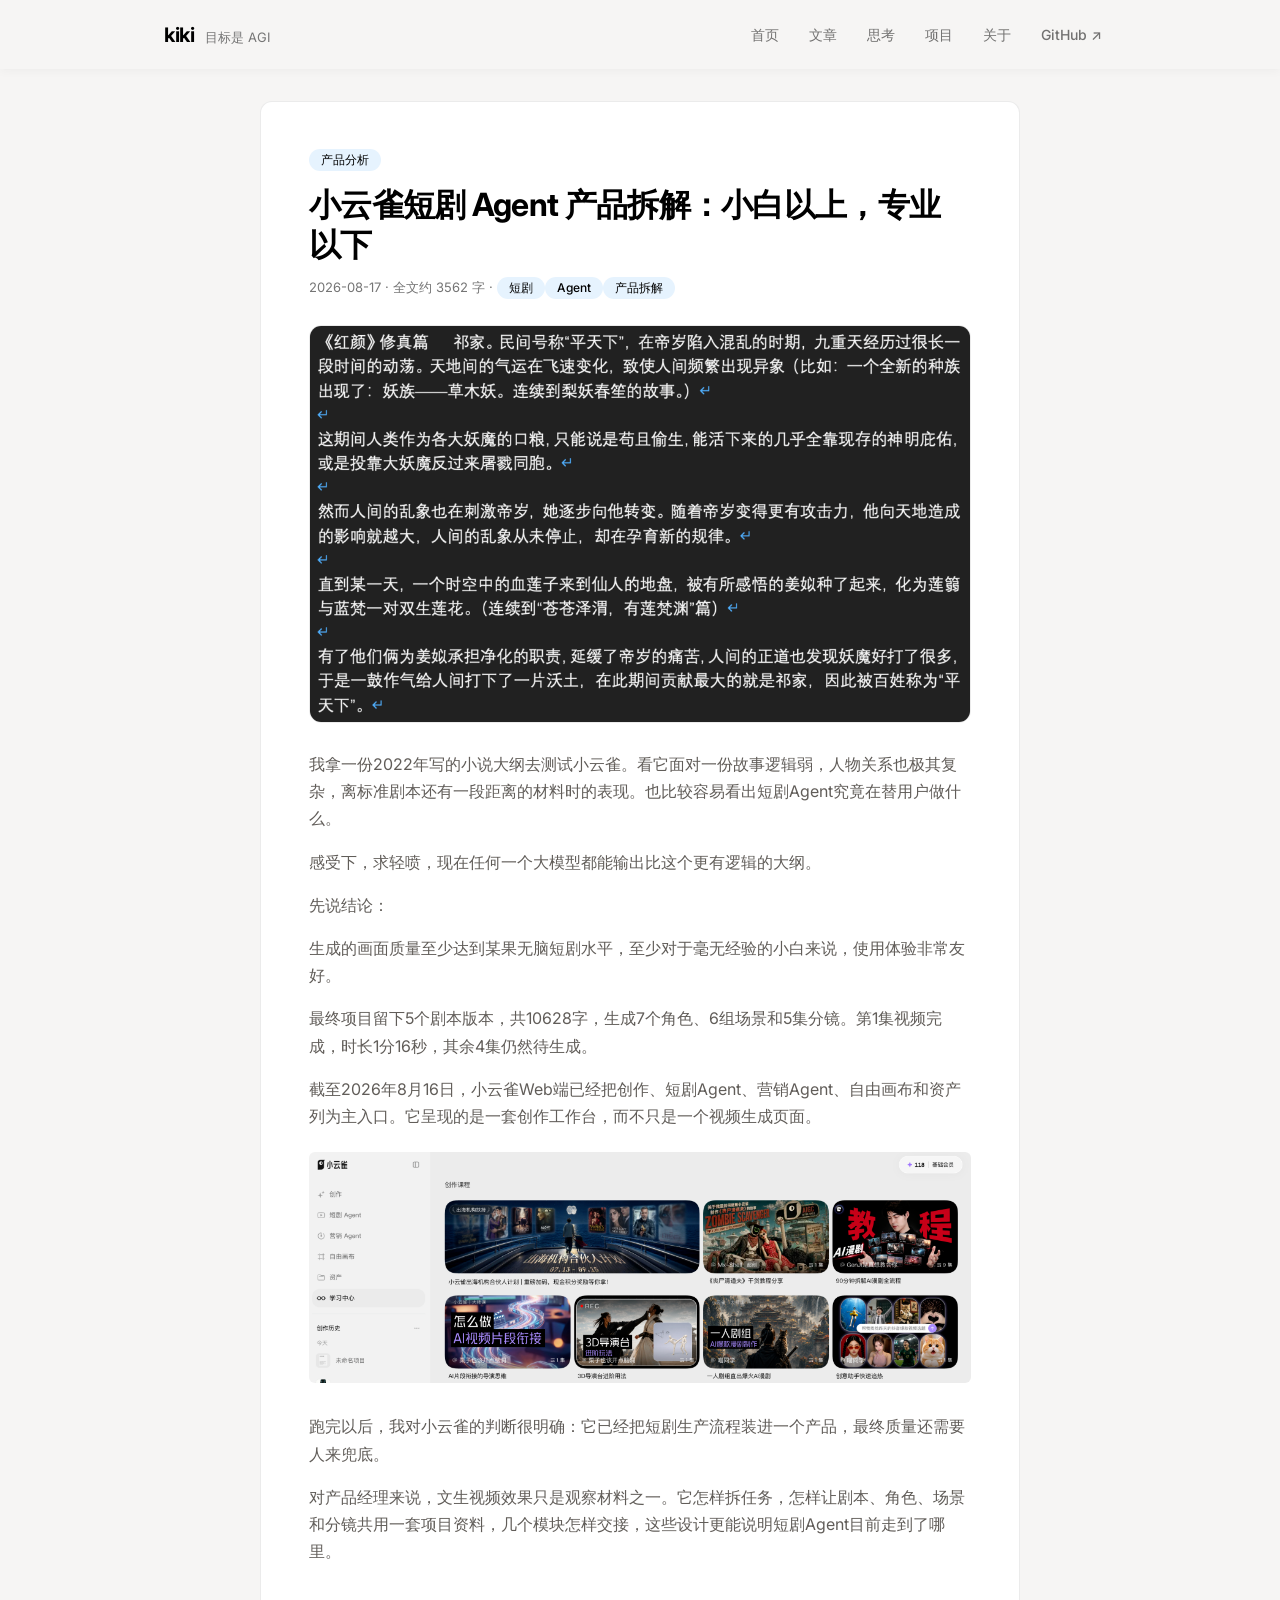
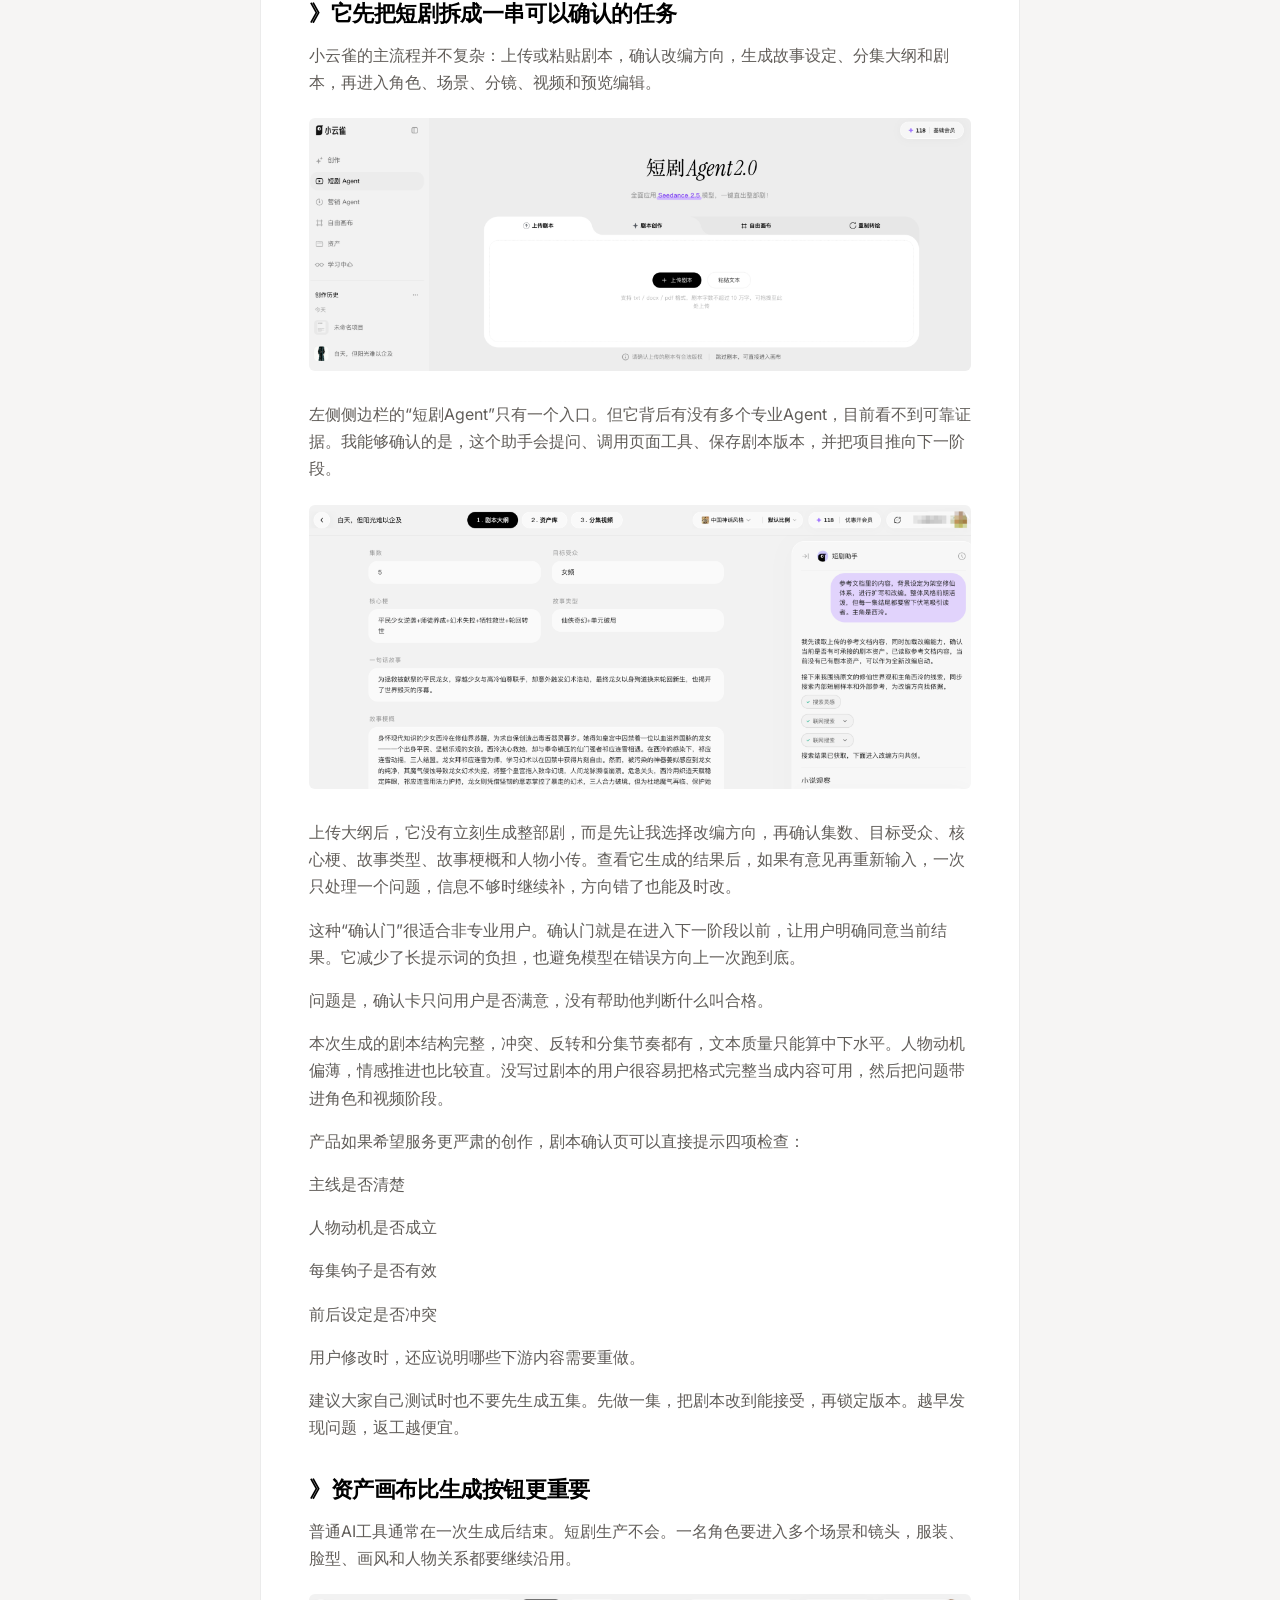
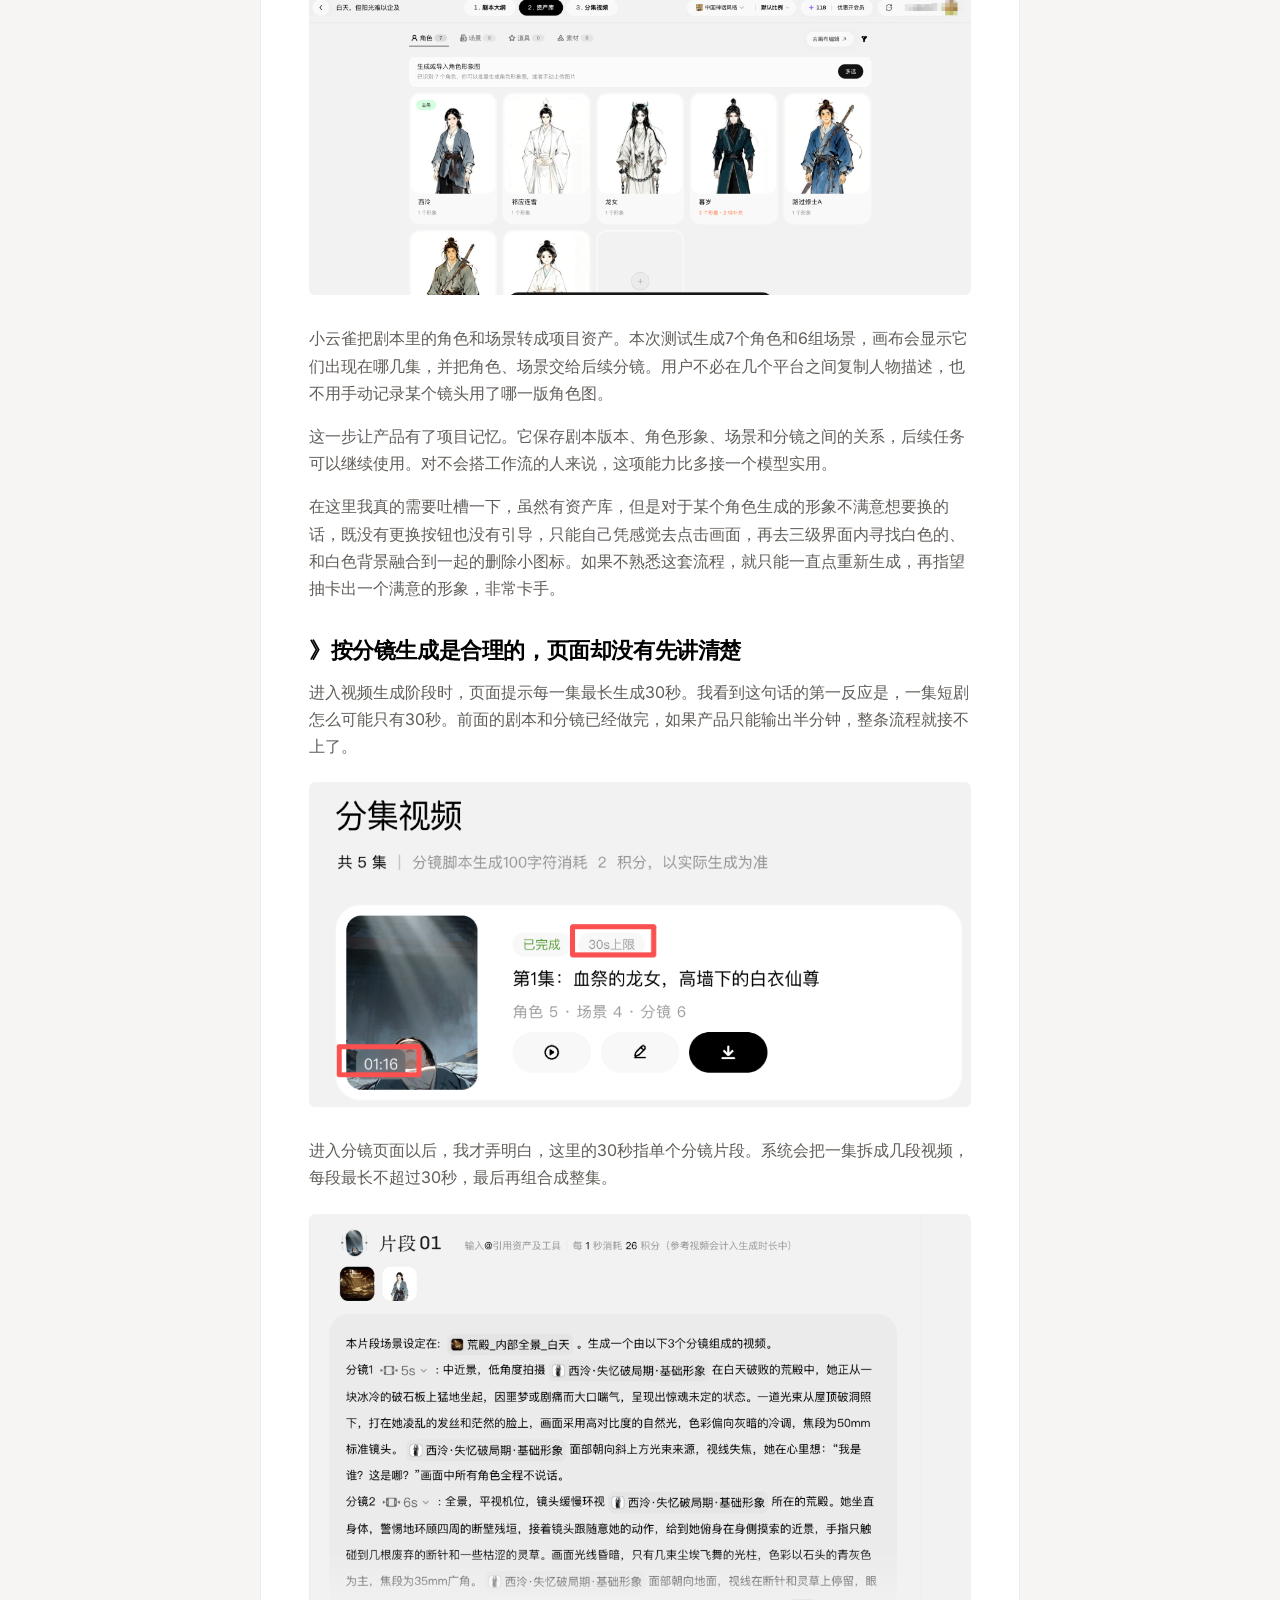
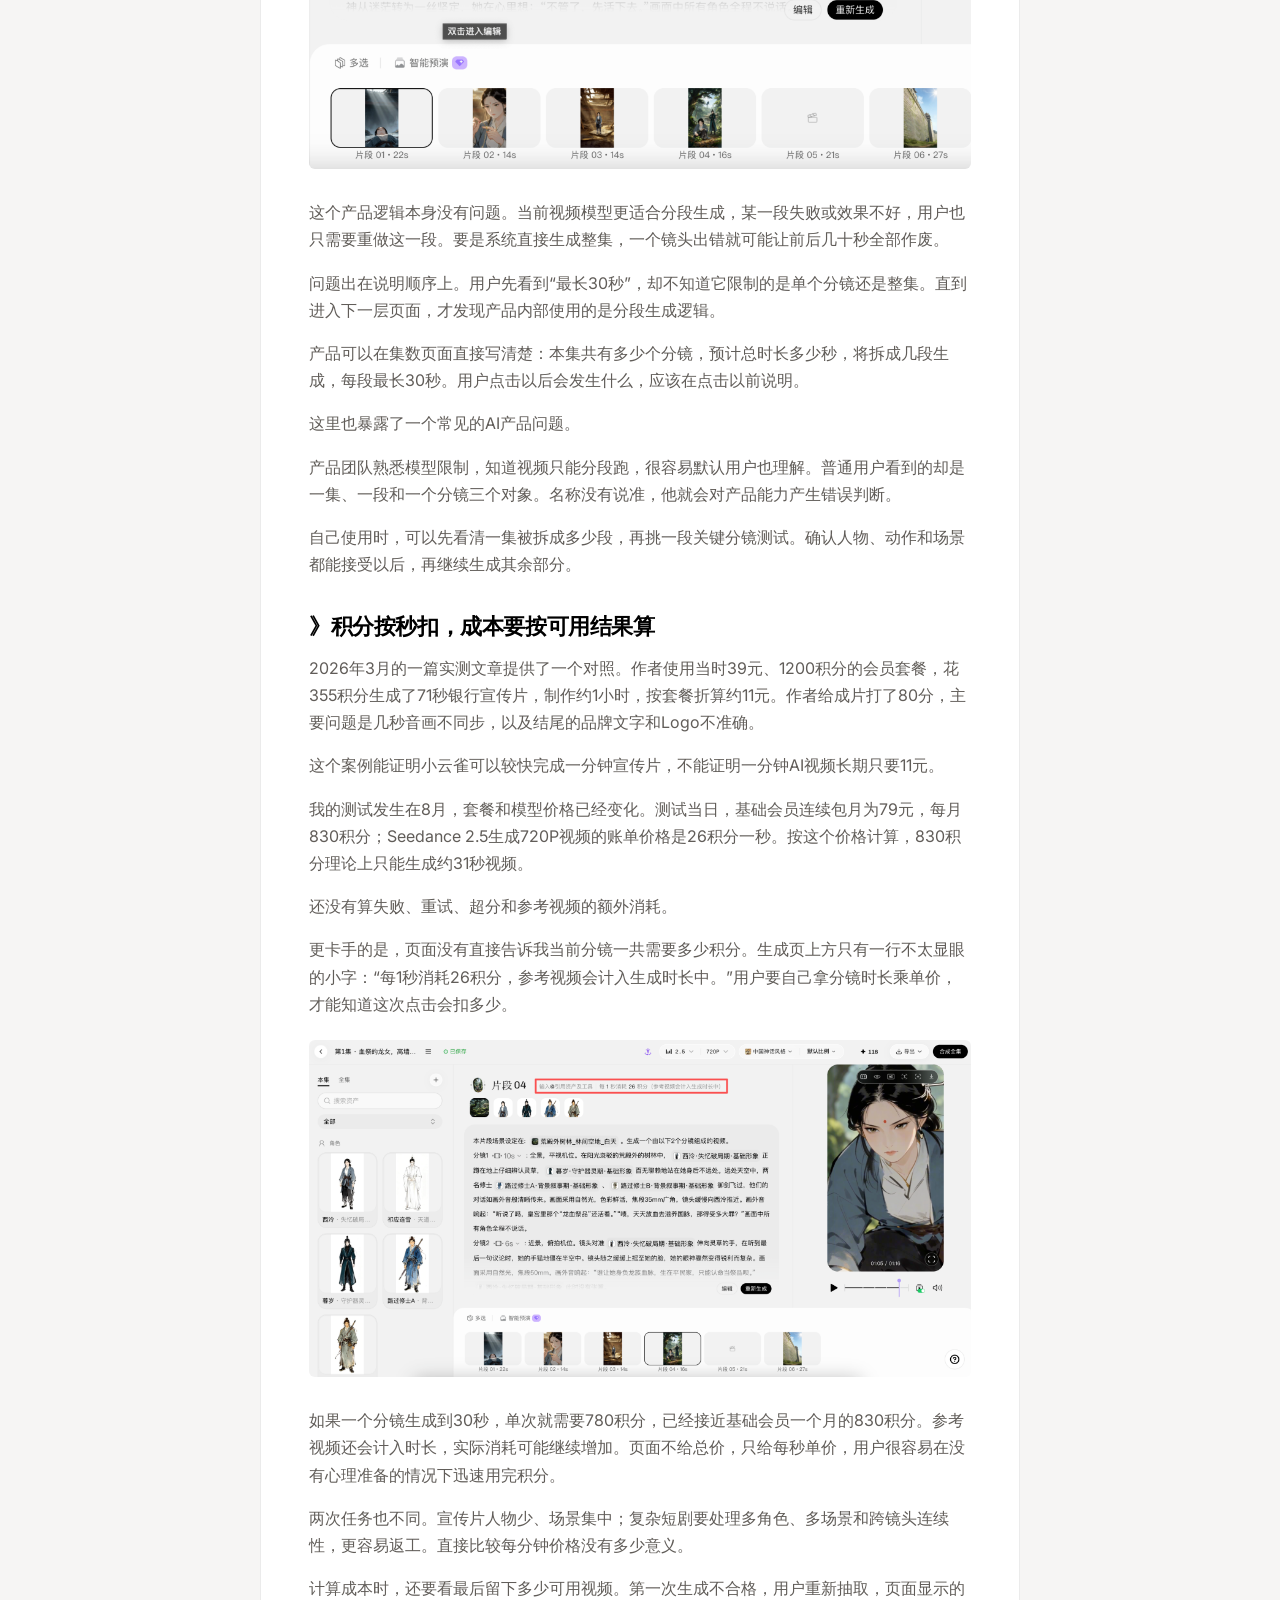
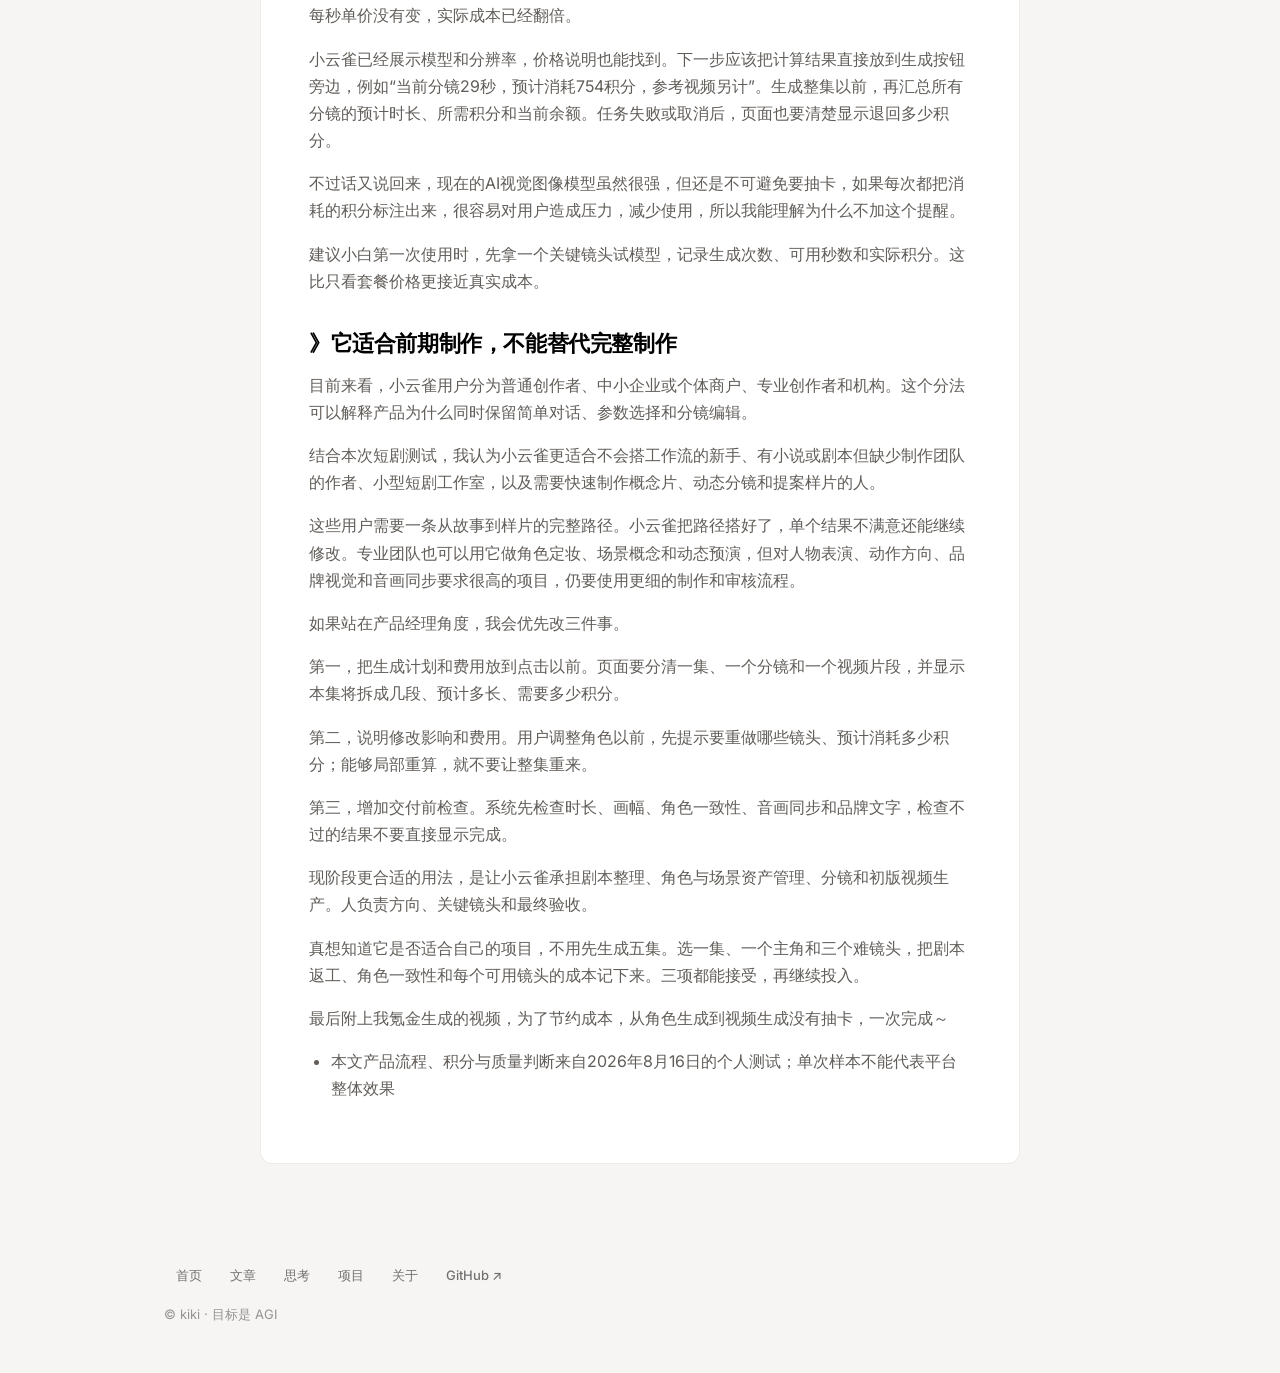
<file: articles/xiaoyunque-agent-review.html>
<!DOCTYPE html>
<html lang="zh-CN">
<head>
<meta charset="UTF-8">
<meta name="viewport" content="width=device-width, initial-scale=1">
<title>小云雀短剧 Agent 产品拆解：小白以上，专业以下 · kiki</title>
<link rel="stylesheet" href="../assets/css/style.css">
</head>
<body>
<header class="site-header">
  <div class="wrap">
    <div class="brand">
      <span class="name">kiki</span>
      <span class="tagline">目标是 AGI</span>
    </div>
    <nav class="nav">
      <a href="../index.html" class="">首页</a>
      <a href="../blog/index.html" class="">文章</a>
      <a href="../thought/index.html" class="">思考</a>
      <a href="../project/index.html" class="">项目</a>
      <a href="../about/index.html" class="">关于</a>
      <a href="https://github.com/kiki-lgtm-dot" target="_blank" rel="noopener">GitHub ↗</a>
    </nav>
  </div>
</header>
<main class="article-page">
  <article>
    <header class="article-head">
      <div class="cat"><a href="../blog/index.html" class="cat-tag">产品分析</a></div>
      <h1>小云雀短剧 Agent 产品拆解：小白以上，专业以下</h1>
      <div class="meta">2026-08-17 · 全文约 3562 字 · <span class="cat-tag">短剧</span><span class="cat-tag">Agent</span><span class="cat-tag">产品拆解</span></div>
    </header>
    <div class="article-cover"><img src="../assets/images/wechat/xiaoyunque-agent-review-01.png" alt="小云雀短剧 Agent 产品拆解：小白以上，专业以下"></div>
    
    <div class="article-body">
<p>我拿一份2022年写的小说大纲去测试小云雀。看它面对一份故事逻辑弱，人物关系也极其复杂，离标准剧本还有一段距离的材料时的表现。也比较容易看出短剧Agent究竟在替用户做什么。</p>
<p>感受下，求轻喷，现在任何一个大模型都能输出比这个更有逻辑的大纲。</p>
<p>先说结论：</p>
<p>生成的画面质量至少达到某果无脑短剧水平，至少对于毫无经验的小白来说，使用体验非常友好。</p>
<p>最终项目留下5个剧本版本，共10628字，生成7个角色、6组场景和5集分镜。第1集视频完成，时长1分16秒，其余4集仍然待生成。</p>
<p>截至2026年8月16日，小云雀Web端已经把创作、短剧Agent、营销Agent、自由画布和资产列为主入口。它呈现的是一套创作工作台，而不只是一个视频生成页面。</p>
<p style="text-align:center;margin:22px 0;"><img src="../assets/images/wechat/xiaoyunque-agent-review-02.png" alt="" style="max-width:100%;height:auto;border-radius:6px;"></p>
<p>跑完以后，我对小云雀的判断很明确：它已经把短剧生产流程装进一个产品，最终质量还需要人来兜底。</p>
<p>对产品经理来说，文生视频效果只是观察材料之一。它怎样拆任务，怎样让剧本、角色、场景和分镜共用一套项目资料，几个模块怎样交接，这些设计更能说明短剧Agent目前走到了哪里。</p>
<h2>》它先把短剧拆成一串可以确认的任务</h2>
<p>小云雀的主流程并不复杂：上传或粘贴剧本，确认改编方向，生成故事设定、分集大纲和剧本，再进入角色、场景、分镜、视频和预览编辑。</p>
<p style="text-align:center;margin:22px 0;"><img src="../assets/images/wechat/xiaoyunque-agent-review-03.png" alt="" style="max-width:100%;height:auto;border-radius:6px;"></p>
<p>左侧侧边栏的“短剧Agent”只有一个入口。但它背后有没有多个专业Agent，目前看不到可靠证据。我能够确认的是，这个助手会提问、调用页面工具、保存剧本版本，并把项目推向下一阶段。</p>
<p style="text-align:center;margin:22px 0;"><img src="../assets/images/wechat/xiaoyunque-agent-review-04.png" alt="" style="max-width:100%;height:auto;border-radius:6px;"></p>
<p>上传大纲后，它没有立刻生成整部剧，而是先让我选择改编方向，再确认集数、目标受众、核心梗、故事类型、故事梗概和人物小传。查看它生成的结果后，如果有意见再重新输入，一次只处理一个问题，信息不够时继续补，方向错了也能及时改。</p>
<p>这种“确认门”很适合非专业用户。确认门就是在进入下一阶段以前，让用户明确同意当前结果。它减少了长提示词的负担，也避免模型在错误方向上一次跑到底。</p>
<p>问题是，确认卡只问用户是否满意，没有帮助他判断什么叫合格。</p>
<p>本次生成的剧本结构完整，冲突、反转和分集节奏都有，文本质量只能算中下水平。人物动机偏薄，情感推进也比较直。没写过剧本的用户很容易把格式完整当成内容可用，然后把问题带进角色和视频阶段。</p>
<p>产品如果希望服务更严肃的创作，剧本确认页可以直接提示四项检查：</p>
<p>主线是否清楚</p>
<p>人物动机是否成立</p>
<p>每集钩子是否有效</p>
<p>前后设定是否冲突</p>
<p>用户修改时，还应说明哪些下游内容需要重做。</p>
<p>建议大家自己测试时也不要先生成五集。先做一集，把剧本改到能接受，再锁定版本。越早发现问题，返工越便宜。</p>
<h2>》资产画布比生成按钮更重要</h2>
<p>普通AI工具通常在一次生成后结束。短剧生产不会。一名角色要进入多个场景和镜头，服装、脸型、画风和人物关系都要继续沿用。</p>
<p style="text-align:center;margin:22px 0;"><img src="../assets/images/wechat/xiaoyunque-agent-review-05.png" alt="" style="max-width:100%;height:auto;border-radius:6px;"></p>
<p>小云雀把剧本里的角色和场景转成项目资产。本次测试生成7个角色和6组场景，画布会显示它们出现在哪几集，并把角色、场景交给后续分镜。用户不必在几个平台之间复制人物描述，也不用手动记录某个镜头用了哪一版角色图。</p>
<p>这一步让产品有了项目记忆。它保存剧本版本、角色形象、场景和分镜之间的关系，后续任务可以继续使用。对不会搭工作流的人来说，这项能力比多接一个模型实用。</p>
<p>在这里我真的需要吐槽一下，虽然有资产库，但是对于某个角色生成的形象不满意想要换的话，既没有更换按钮也没有引导，只能自己凭感觉去点击画面，再去三级界面内寻找白色的、和白色背景融合到一起的删除小图标。如果不熟悉这套流程，就只能一直点重新生成，再指望抽卡出一个满意的形象，非常卡手。</p>
<h2>》按分镜生成是合理的，页面却没有先讲清楚</h2>
<p>进入视频生成阶段时，页面提示每一集最长生成30秒。我看到这句话的第一反应是，一集短剧怎么可能只有30秒。前面的剧本和分镜已经做完，如果产品只能输出半分钟，整条流程就接不上了。</p>
<p style="text-align:center;margin:22px 0;"><img src="../assets/images/wechat/xiaoyunque-agent-review-06.png" alt="" style="max-width:100%;height:auto;border-radius:6px;"></p>
<p>进入分镜页面以后，我才弄明白，这里的30秒指单个分镜片段。系统会把一集拆成几段视频，每段最长不超过30秒，最后再组合成整集。</p>
<p style="text-align:center;margin:22px 0;"><img src="../assets/images/wechat/xiaoyunque-agent-review-07.png" alt="" style="max-width:100%;height:auto;border-radius:6px;"></p>
<p>这个产品逻辑本身没有问题。当前视频模型更适合分段生成，某一段失败或效果不好，用户也只需要重做这一段。要是系统直接生成整集，一个镜头出错就可能让前后几十秒全部作废。</p>
<p>问题出在说明顺序上。用户先看到“最长30秒”，却不知道它限制的是单个分镜还是整集。直到进入下一层页面，才发现产品内部使用的是分段生成逻辑。</p>
<p>产品可以在集数页面直接写清楚：本集共有多少个分镜，预计总时长多少秒，将拆成几段生成，每段最长30秒。用户点击以后会发生什么，应该在点击以前说明。</p>
<p>这里也暴露了一个常见的AI产品问题。</p>
<p>产品团队熟悉模型限制，知道视频只能分段跑，很容易默认用户也理解。普通用户看到的却是一集、一段和一个分镜三个对象。名称没有说准，他就会对产品能力产生错误判断。</p>
<p>自己使用时，可以先看清一集被拆成多少段，再挑一段关键分镜测试。确认人物、动作和场景都能接受以后，再继续生成其余部分。</p>
<h2>》积分按秒扣，成本要按可用结果算</h2>
<p>2026年3月的一篇实测文章提供了一个对照。作者使用当时39元、1200积分的会员套餐，花355积分生成了71秒银行宣传片，制作约1小时，按套餐折算约11元。作者给成片打了80分，主要问题是几秒音画不同步，以及结尾的品牌文字和Logo不准确。</p>
<p>这个案例能证明小云雀可以较快完成一分钟宣传片，不能证明一分钟AI视频长期只要11元。</p>
<p>我的测试发生在8月，套餐和模型价格已经变化。测试当日，基础会员连续包月为79元，每月830积分；Seedance 2.5生成720P视频的账单价格是26积分一秒。按这个价格计算，830积分理论上只能生成约31秒视频。</p>
<p>还没有算失败、重试、超分和参考视频的额外消耗。</p>
<p>更卡手的是，页面没有直接告诉我当前分镜一共需要多少积分。生成页上方只有一行不太显眼的小字：“每1秒消耗26积分，参考视频会计入生成时长中。”用户要自己拿分镜时长乘单价，才能知道这次点击会扣多少。</p>
<p style="text-align:center;margin:22px 0;"><img src="../assets/images/wechat/xiaoyunque-agent-review-08.png" alt="" style="max-width:100%;height:auto;border-radius:6px;"></p>
<p>如果一个分镜生成到30秒，单次就需要780积分，已经接近基础会员一个月的830积分。参考视频还会计入时长，实际消耗可能继续增加。页面不给总价，只给每秒单价，用户很容易在没有心理准备的情况下迅速用完积分。</p>
<p>两次任务也不同。宣传片人物少、场景集中；复杂短剧要处理多角色、多场景和跨镜头连续性，更容易返工。直接比较每分钟价格没有多少意义。</p>
<p>计算成本时，还要看最后留下多少可用视频。第一次生成不合格，用户重新抽取，页面显示的每秒单价没有变，实际成本已经翻倍。</p>
<p>小云雀已经展示模型和分辨率，价格说明也能找到。下一步应该把计算结果直接放到生成按钮旁边，例如“当前分镜29秒，预计消耗754积分，参考视频另计”。生成整集以前，再汇总所有分镜的预计时长、所需积分和当前余额。任务失败或取消后，页面也要清楚显示退回多少积分。</p>
<p>不过话又说回来，现在的AI视觉图像模型虽然很强，但还是不可避免要抽卡，如果每次都把消耗的积分标注出来，很容易对用户造成压力，减少使用，所以我能理解为什么不加这个提醒。</p>
<p>建议小白第一次使用时，先拿一个关键镜头试模型，记录生成次数、可用秒数和实际积分。这比只看套餐价格更接近真实成本。</p>
<h2>》它适合前期制作，不能替代完整制作</h2>
<p>目前来看，小云雀用户分为普通创作者、中小企业或个体商户、专业创作者和机构。这个分法可以解释产品为什么同时保留简单对话、参数选择和分镜编辑。</p>
<p>结合本次短剧测试，我认为小云雀更适合不会搭工作流的新手、有小说或剧本但缺少制作团队的作者、小型短剧工作室，以及需要快速制作概念片、动态分镜和提案样片的人。</p>
<p>这些用户需要一条从故事到样片的完整路径。小云雀把路径搭好了，单个结果不满意还能继续修改。专业团队也可以用它做角色定妆、场景概念和动态预演，但对人物表演、动作方向、品牌视觉和音画同步要求很高的项目，仍要使用更细的制作和审核流程。</p>
<p>如果站在产品经理角度，我会优先改三件事。</p>
<p>第一，把生成计划和费用放到点击以前。页面要分清一集、一个分镜和一个视频片段，并显示本集将拆成几段、预计多长、需要多少积分。</p>
<p>第二，说明修改影响和费用。用户调整角色以前，先提示要重做哪些镜头、预计消耗多少积分；能够局部重算，就不要让整集重来。</p>
<p>第三，增加交付前检查。系统先检查时长、画幅、角色一致性、音画同步和品牌文字，检查不过的结果不要直接显示完成。</p>
<p>现阶段更合适的用法，是让小云雀承担剧本整理、角色与场景资产管理、分镜和初版视频生产。人负责方向、关键镜头和最终验收。</p>
<p>真想知道它是否适合自己的项目，不用先生成五集。选一集、一个主角和三个难镜头，把剧本返工、角色一致性和每个可用镜头的成本记下来。三项都能接受，再继续投入。</p>
<p>最后附上我氪金生成的视频，为了节约成本，从角色生成到视频生成没有抽卡，一次完成～</p>
<ul><li>本文产品流程、积分与质量判断来自2026年8月16日的个人测试；单次样本不能代表平台整体效果</li></ul>

    </div>
  </article>
</main>
<footer class="site-footer">
  <div class="wrap">
    <nav class="footer-links"><a href="../index.html" class="">首页</a>
      <a href="../blog/index.html" class="">文章</a>
      <a href="../thought/index.html" class="">思考</a>
      <a href="../project/index.html" class="">项目</a>
      <a href="../about/index.html" class="">关于</a>
      <a href="https://github.com/kiki-lgtm-dot" target="_blank" rel="noopener">GitHub ↗</a></nav>
    <div class="copyright">© kiki · 目标是 AGI</div>
  </div>
</footer>
</body>
</html>
</file>
<file: assets/css/style.css>
@import url('https://fonts.googleapis.com/css2?family=Inter:wght@400;500;600;700&family=Lora:ital,wght@0,400;0,500;0,600;0,700;1,400&family=Source+Serif+Pro:ital@0;1&display=swap');

/* ============================================================
   kiki 个人博客 —— Notion 风 · warm paper notebook
   参考 styles.refero.design/style/2bf4c61f
   ============================================================ */
:root {
  --blue: #0075de;            /* Notion Blue —— 唯一主色 */
  --paper: #f6f5f4;           /* 暖米色画布 */
  --white: #ffffff;           /* 卡片表面 */
  --ink: #000000;             /* 墨色 */
  --charcoal: #111111;
  --stone: #757575;           /* 60% 墨 */
  --graphite: #615d59;        /* 正文暖灰 */
  --slate: #696969;
  --sky-tint: #e6f3fe;        /* 浅蓝 ghost */
  --marigold: #ffb110;        /* 黄 accent */
  --coral: #f64932;           /* 红橙 accent */
  --saffron: #e89d01;
  --vermillion: #e32d14;
  --mocha: #b18164;
  --sky-wash: #62aef0;        /* 亮蓝 accent */
  --midnight: #02093a;        /* 深蓝黑 accent */
  --border: rgba(0, 0, 0, 0.08);
  --radius-card: 12px;
  --radius-btn: 8px;
  --radius-pill: 9999px;
  --font: 'Inter', ui-sans-serif, system-ui, -apple-system, BlinkMacSystemFont,
          'Segoe UI', 'PingFang SC', 'Hiragino Sans GB', 'Microsoft YaHei', sans-serif;
  --font-serif: 'Source Serif Pro', Georgia, 'Songti SC', 'SimSun', serif;
}

* { box-sizing: border-box; }

html { -webkit-text-size-adjust: 100%; }

body {
  margin: 0;
  background: var(--paper);
  color: var(--ink);
  font-family: var(--font);
  font-size: 16px;
  line-height: 1.5;
  word-break: break-word;
  -webkit-font-smoothing: antialiased;
}

a { color: inherit; text-decoration: none; transition: color .16s; }
a:hover { color: var(--blue); }

img { max-width: 100%; height: auto; }

.wrap {
  max-width: 1000px;
  margin: 0 auto;
  padding: 0 24px;
}

/* ---------- 顶部导航（sticky + 极轻投影） ---------- */
.site-header {
  position: sticky;
  top: 0;
  z-index: 50;
  background: rgba(246, 245, 244, 0.86);
  -webkit-backdrop-filter: blur(10px);
  backdrop-filter: blur(10px);
  box-shadow: 0px 0.7px 1.462px 0px rgba(0, 0, 0, 0.015), 0px 3px 9px 0px rgba(0, 0, 0, 0.03);
  padding: 16px 0;
}
.site-header .wrap {
  display: flex;
  align-items: center;
  justify-content: space-between;
  gap: 16px;
  flex-wrap: wrap;
}
.brand { display: flex; align-items: baseline; gap: 10px; }
.brand .name {
  font-size: 20px;
  font-weight: 700;
  letter-spacing: -0.3px;
  color: var(--ink);
}
.brand .tagline { font-size: 13px; color: var(--stone); }
.nav { display: flex; gap: 2px; flex-wrap: wrap; }
.nav a {
  font-size: 14px;
  font-weight: 500;
  color: rgba(0, 0, 0, 0.54);
  padding: 8px 14px;
  border-radius: var(--radius-btn);
  transition: color .16s;
}
.nav a:hover { color: var(--ink); }
.nav a.active { color: var(--blue); }

/* ---------- 首页英雄区（accent 色块卡） ---------- */
.hero { padding: 36px 0 8px; }
.hero-grid {
  display: grid;
  grid-template-columns: repeat(3, 1fr);
  gap: 16px;
}
.stat-card {
  position: relative;
  display: block;
  border-radius: var(--radius-card);
  padding: 24px;
  transition: transform .18s;
}
.stat-card:hover { transform: translateY(-2px); color: inherit; }
.stat-card:nth-child(1) { background: var(--marigold); }
.stat-card:nth-child(2) { background: var(--sky-wash); }
.stat-card:nth-child(3) { background: var(--midnight); }
.stat-card:nth-child(3) .title,
.stat-card:nth-child(3) .sub { color: #fff; }
.stat-card:nth-child(3) .arrow { color: rgba(255, 255, 255, 0.6); }

.stat-card .num {
  font-size: 44px;
  font-weight: 800;
  line-height: 1;
  letter-spacing: -1.5px;
  color: var(--ink);
}
.stat-card:nth-child(3) .num { color: #fff; }
.stat-card .title { font-size: 17px; font-weight: 600; margin-top: 8px; }
.stat-card .sub { font-size: 13px; color: rgba(0, 0, 0, 0.6); margin-top: 2px; }
.stat-card .arrow {
  position: absolute;
  right: 22px;
  top: 26px;
  font-size: 20px;
  color: rgba(0, 0, 0, 0.4);
}

/* 装饰角色标记：白底圆 + 2px 彩色描边 */
.neu-icon {
  display: inline-flex;
  align-items: center;
  justify-content: center;
  width: 48px;
  height: 48px;
  border-radius: 50%;
  margin-bottom: 12px;
  background: var(--white);
}
.stat-card:nth-child(1) .neu-icon { color: var(--blue); }
.stat-card:nth-child(2) .neu-icon { color: var(--coral); }
.stat-card:nth-child(3) .neu-icon { color: var(--marigold); }

/* ---------- 主体两栏布局 ---------- */
.layout {
  display: grid;
  grid-template-columns: minmax(0, 1fr) 280px;
  gap: 44px;
  padding: 32px 0 64px;
}
@media (max-width: 800px) {
  .layout { grid-template-columns: 1fr; }
  .hero-grid { grid-template-columns: 1fr; }
}

.section-title svg,
.page-head h1 svg { vertical-align: -3px; margin-right: 4px; }
.section-title {
  font-size: 22px;
  font-weight: 700;
  letter-spacing: -0.4px;
  margin: 0;
}
.section-meta {
  display: flex;
  justify-content: space-between;
  align-items: baseline;
  margin-bottom: 20px;
}
.section-meta .more { font-size: 13px; color: var(--stone); font-weight: 500; }

.post-item {
  background: var(--white);
  border: 1px solid var(--border);
  border-radius: var(--radius-card);
  padding: 24px;
  margin-bottom: 16px;
  transition: border-color .16s;
}
.post-item:hover { border-color: rgba(0, 0, 0, 0.16); }
.post-item .ptitle {
  font-size: 18px;
  font-weight: 600;
  letter-spacing: -0.2px;
  line-height: 1.4;
  margin: 0 0 6px;
}
.post-item .ptitle a:hover { color: var(--blue); }
.post-meta {
  font-size: 13px;
  color: var(--stone);
  margin-bottom: 8px;
  display: flex;
  align-items: center;
  gap: 8px;
}
.cat-tag {
  display: inline-block;
  font-size: 12px;
  font-weight: 500;
  color: var(--ink);
  background: var(--sky-tint);
  border-radius: var(--radius-pill);
  padding: 2px 12px;
}
.post-item .excerpt {
  font-size: 14px;
  color: var(--graphite);
  margin: 0 0 8px;
  display: -webkit-box;
  -webkit-line-clamp: 2;
  -webkit-box-orient: vertical;
  overflow: hidden;
}
.read-more { font-size: 13px; color: var(--blue); font-weight: 500; }

/* ---------- 侧栏 ---------- */
.sidebar .sblock { margin-bottom: 28px; }
.sidebar h3 {
  display: flex;
  align-items: center;
  gap: 6px;
  font-size: 13px;
  font-weight: 600;
  letter-spacing: 0.2px;
  color: var(--stone);
  margin: 0 0 12px;
}
.sidebar .box {
  background: var(--white);
  border: 1px solid var(--border);
  border-radius: var(--radius-card);
  padding: 20px 18px;
  text-align: center;
}
.sidebar .profile .avatar {
  width: 88px;
  height: 88px;
  border-radius: 50%;
  background: #f0f0f0;
  margin: 0 auto 14px;
  overflow: hidden;
  border: 2px solid var(--blue);
}
.sidebar .profile .avatar img {
  width: 100%;
  height: 100%;
  object-fit: cover;
  object-position: 50% 22%;
}
.sidebar .profile .pname { font-size: 16px; font-weight: 600; }
.sidebar .profile .pdesc { font-size: 13px; color: var(--stone); margin-top: 4px; }
.sidebar .profile p { font-size: 13px; color: var(--stone); margin: 6px 0 0; }

.sidebar ul { list-style: none; margin: 0; padding: 0; }
.sidebar li {
  margin: 0;
  padding: 7px 0;
  font-size: 14px;
  border-bottom: 1px dashed #e3e0db;
}
.sidebar li:last-child { border-bottom: 0; }
.sidebar li a { color: rgba(0, 0, 0, 0.8); }
.sidebar li a:hover { color: var(--blue); }
.sidebar li .count { color: var(--stone); font-size: 12px; margin-left: 4px; }
.sidebar .plain-list li { display: flex; justify-content: space-between; }

/* ---------- 搜索框 ---------- */
.search-box {
  display: flex;
  background: var(--white);
  border: 1px solid var(--border);
  border-radius: var(--radius-btn);
  overflow: hidden;
}
.search-box input {
  flex: 1;
  border: 0;
  padding: 9px 14px;
  font-size: 14px;
  font-family: inherit;
  background: transparent;
  outline: none;
  color: var(--ink);
}

/* ---------- 页脚 ---------- */
.site-footer { padding: 28px 0 48px; }
.site-footer .wrap { display: flex; flex-direction: column; gap: 14px; }
.footer-links { display: flex; gap: 4px; flex-wrap: wrap; }
.footer-links a {
  font-size: 13px;
  font-weight: 500;
  color: rgba(0, 0, 0, 0.54);
  padding: 6px 12px;
  border-radius: var(--radius-btn);
}
.footer-links a:hover { color: var(--ink); }
.copyright { font-size: 13px; color: rgba(0, 0, 0, 0.4); }

/* ---------- 文章详情页（白纸卡） ---------- */
.article-page {
  max-width: 760px;
  margin: 32px auto 68px;
  padding: 44px 48px;
  background: var(--white);
  border: 1px solid var(--border);
  border-radius: var(--radius-card);
}
@media (max-width: 640px) {
  .article-page { margin: 16px 12px 52px; padding: 26px 20px; }
}
.article-head { margin-bottom: 26px; }
.article-head .cat { margin-bottom: 14px; }
.article-head h1 {
  font-size: 32px;
  font-weight: 700;
  letter-spacing: -0.7px;
  line-height: 1.25;
  margin: 0 0 12px;
}
.article-head .meta { font-size: 13px; color: var(--stone); }
.article-cover {
  margin: 0 0 28px;
  border-radius: var(--radius-card);
  overflow: hidden;
  border: 1px solid var(--border);
}
.article-cover img { display: block; width: 100%; }
/* 引言用衬线体，编辑感 */
.article-lead {
  font-size: 17px;
  font-family: var(--font-serif);
  color: var(--graphite);
  line-height: 1.6;
  margin: 0 0 28px;
  padding-left: 18px;
  border-left: 2px solid var(--marigold);
}
.article-body h2 {
  font-size: 22px;
  font-weight: 700;
  letter-spacing: -0.4px;
  margin: 34px 0 14px;
  line-height: 1.3;
}
.article-body h3 { font-size: 17px; font-weight: 600; margin: 24px 0 10px; }
.article-body p {
  margin: 0 0 16px;
  font-size: 16px;
  line-height: 1.7;
  color: var(--graphite);
}
.article-body ul, .article-body ol { margin: 0 0 16px; padding-left: 22px; }
.article-body li { margin-bottom: 8px; line-height: 1.7; color: var(--graphite); }
.article-body blockquote {
  margin: 0 0 18px;
  padding: 14px 18px;
  background: var(--sky-tint);
  border-radius: var(--radius-btn);
  color: var(--graphite);
  font-size: 15px;
}
.article-body .refs {
  margin-top: 34px;
  padding-top: 18px;
  border-top: 1px solid var(--border);
  font-size: 13px;
  color: var(--stone);
}
.article-body .refs h2 { font-size: 15px; }
.article-body .refs li { font-size: 13px; color: var(--stone); }
.article-body .refs li a { color: var(--blue); }
.article-body .refs li a:hover { text-decoration: underline; }

/* ---------- 列表页标题区 ---------- */
.page-head { padding: 32px 0 8px; }
.page-head h1 {
  font-size: 32px;
  font-weight: 700;
  letter-spacing: -0.7px;
  margin: 0;
}
.page-head p { font-size: 14px; color: var(--stone); margin: 8px 0 0; }

/* ---------- 年份分组 ---------- */
.year-group { margin: 24px 0; }
.year-group h2 {
  font-size: 18px;
  font-weight: 600;
  letter-spacing: -0.2px;
  margin: 0 0 8px;
  color: var(--ink);
}
.year-group h2 .cnt { color: var(--stone); font-weight: 400; font-size: 14px; }
.year-group ul { list-style: none; margin: 0; padding: 0; }
.year-group li {
  display: flex;
  align-items: baseline;
  gap: 14px;
  padding: 12px 16px;
  margin-bottom: 8px;
  background: var(--white);
  border: 1px solid var(--border);
  border-radius: var(--radius-btn);
}
.year-group li .date { font-size: 13px; color: var(--stone); flex-shrink: 0; }
.year-group li a { font-size: 15px; flex: 1; }
.year-group li a:hover { color: var(--blue); }
.year-group li .cat { font-size: 12px; color: var(--stone); flex-shrink: 0; }
/* ============================================================
   关于页 · Craft Docs 数字剪贴簿拼贴风
   参考 styles.refero.design/style/9f228e72
   ============================================================ */
body.about-page { background: #fff3e7; }
body.about-page .site-header {
  background: rgba(251, 250, 244, 0.86);
  border-bottom-color: rgba(3, 3, 2, 0.06);
}
.about-page .wrap { max-width: 1040px; }

/* —— 天蓝色 hero —— */
.about-top {
  position: relative;
  overflow: hidden;
  background: linear-gradient(180deg, #9ed4ef 0%, #c6e8f7 55%, #fff3e7 100%);
  padding: 96px 0 140px;
  text-align: center;
}
.about-top::before {
  content: "";
  position: absolute;
  right: -110px; top: -110px;
  width: 340px; height: 340px;
  border-radius: 50%;
  background: radial-gradient(circle, rgba(255, 255, 255, 0.6), transparent 70%);
}
.about-top::after {
  content: "";
  position: absolute;
  left: -100px; bottom: -140px;
  width: 320px; height: 320px;
  border-radius: 50%;
  background: radial-gradient(circle, rgba(253, 233, 155, 0.55), transparent 70%);
}
.about-top-inner { position: relative; z-index: 1; }

.about-avatar {
  width: 104px;
  height: 104px;
  border-radius: 50%;
  overflow: hidden;
  margin: 0 auto 28px;
  border: 5px solid #fff;
  box-shadow: rgba(0, 0, 0, 0.01) 0 50px 40px 0, rgba(0, 0, 0, 0.02) 0 50px 40px 0, rgba(0, 0, 0, 0.05) 0 20px 40px 0, rgba(0, 0, 0, 0.08) 0 3px 10px 0;
}
.about-avatar img { width: 100%; height: 100%; object-fit: cover; }

.about-title {
  font-family: 'Lora', var(--font-serif);
  font-size: clamp(42px, 6.5vw, 64px);
  font-weight: 600;
  line-height: 1.05;
  letter-spacing: -0.02em;
  color: #030302;
  margin: 0 0 20px;
}
.about-lead {
  margin: 0 auto 30px;
  font-size: 17px;
  line-height: 1.85;
  color: #24303a;
}
.about-meta {
  display: flex;
  justify-content: center;
  flex-wrap: wrap;
  align-items: center;
  gap: 12px;
  font-size: 14px;
}
.about-meta span,
.about-meta a { color: #24303a; }
.about-meta a:hover { color: #0060c0; text-decoration: underline; }
.about-meta .sep { color: rgba(3, 3, 2, 0.25); }

@media (max-width: 720px) {
  .about-top { padding: 64px 0 100px; }
}
</file>
